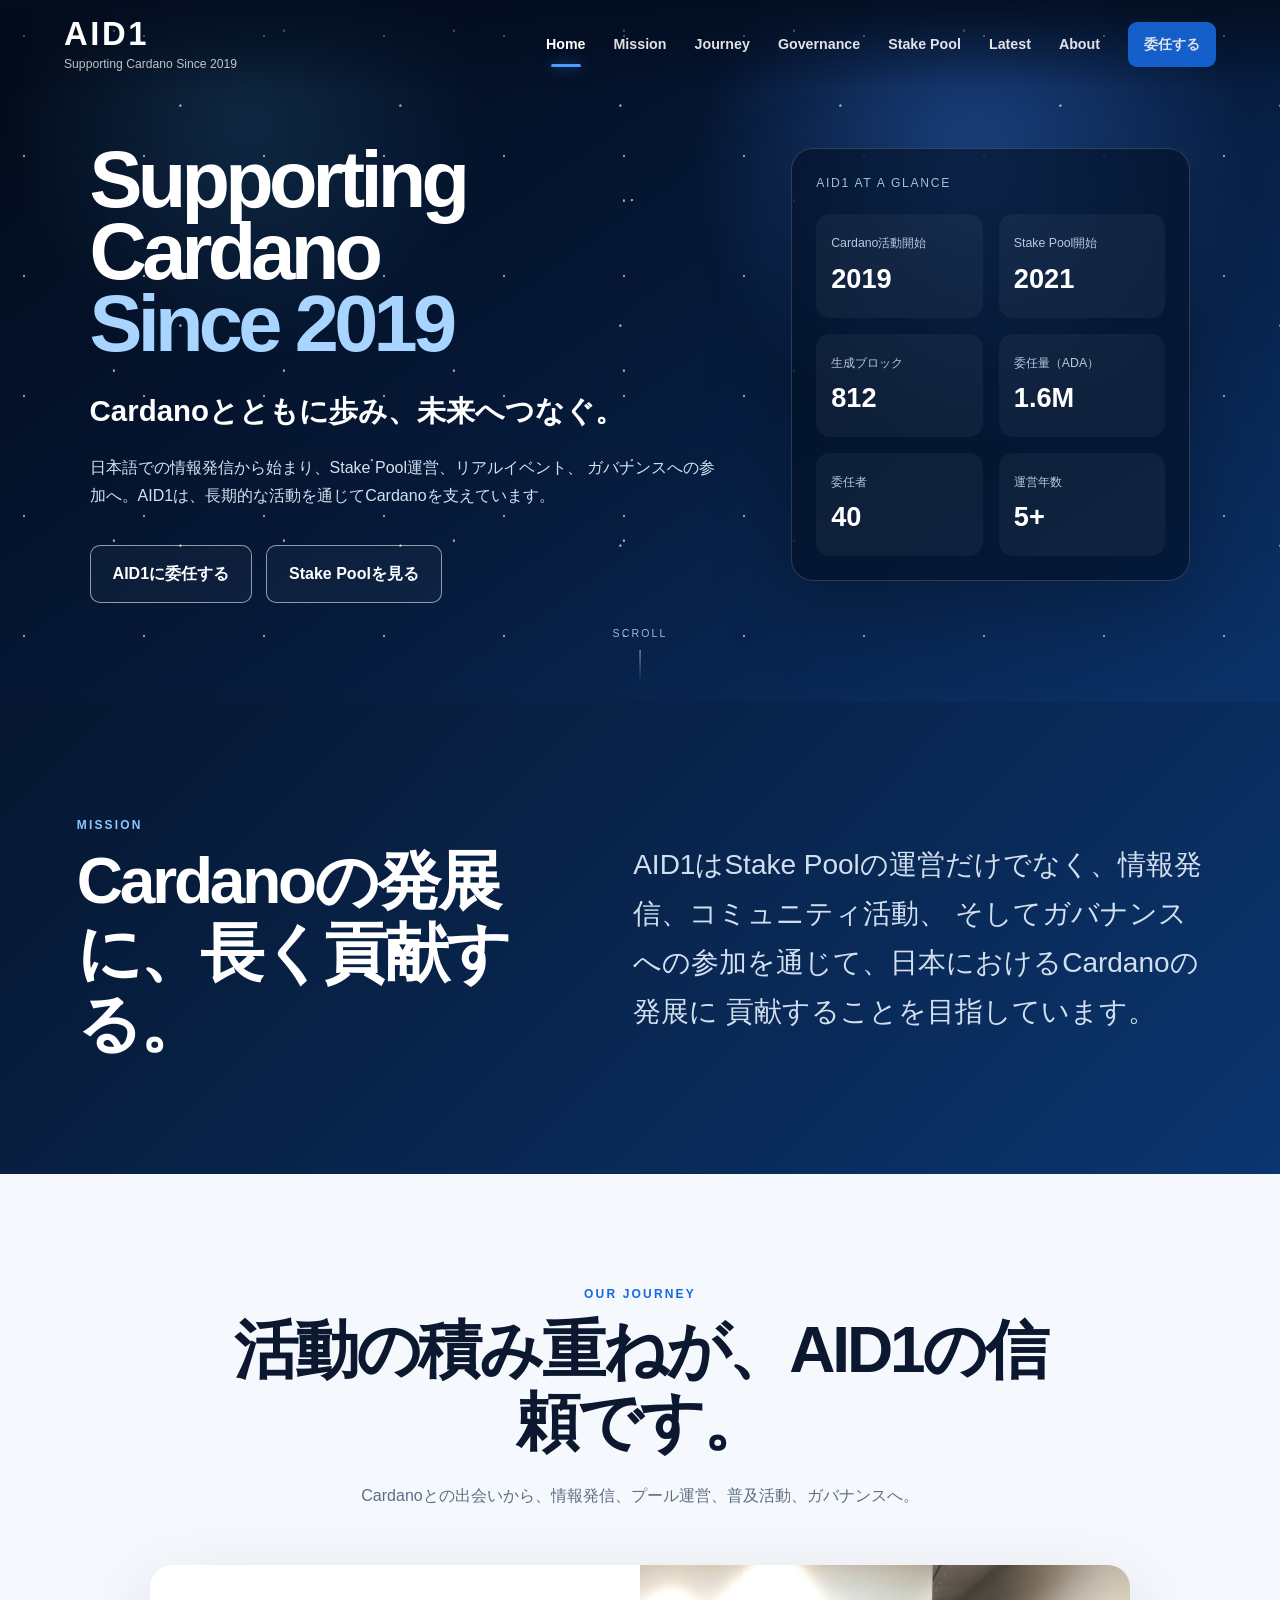
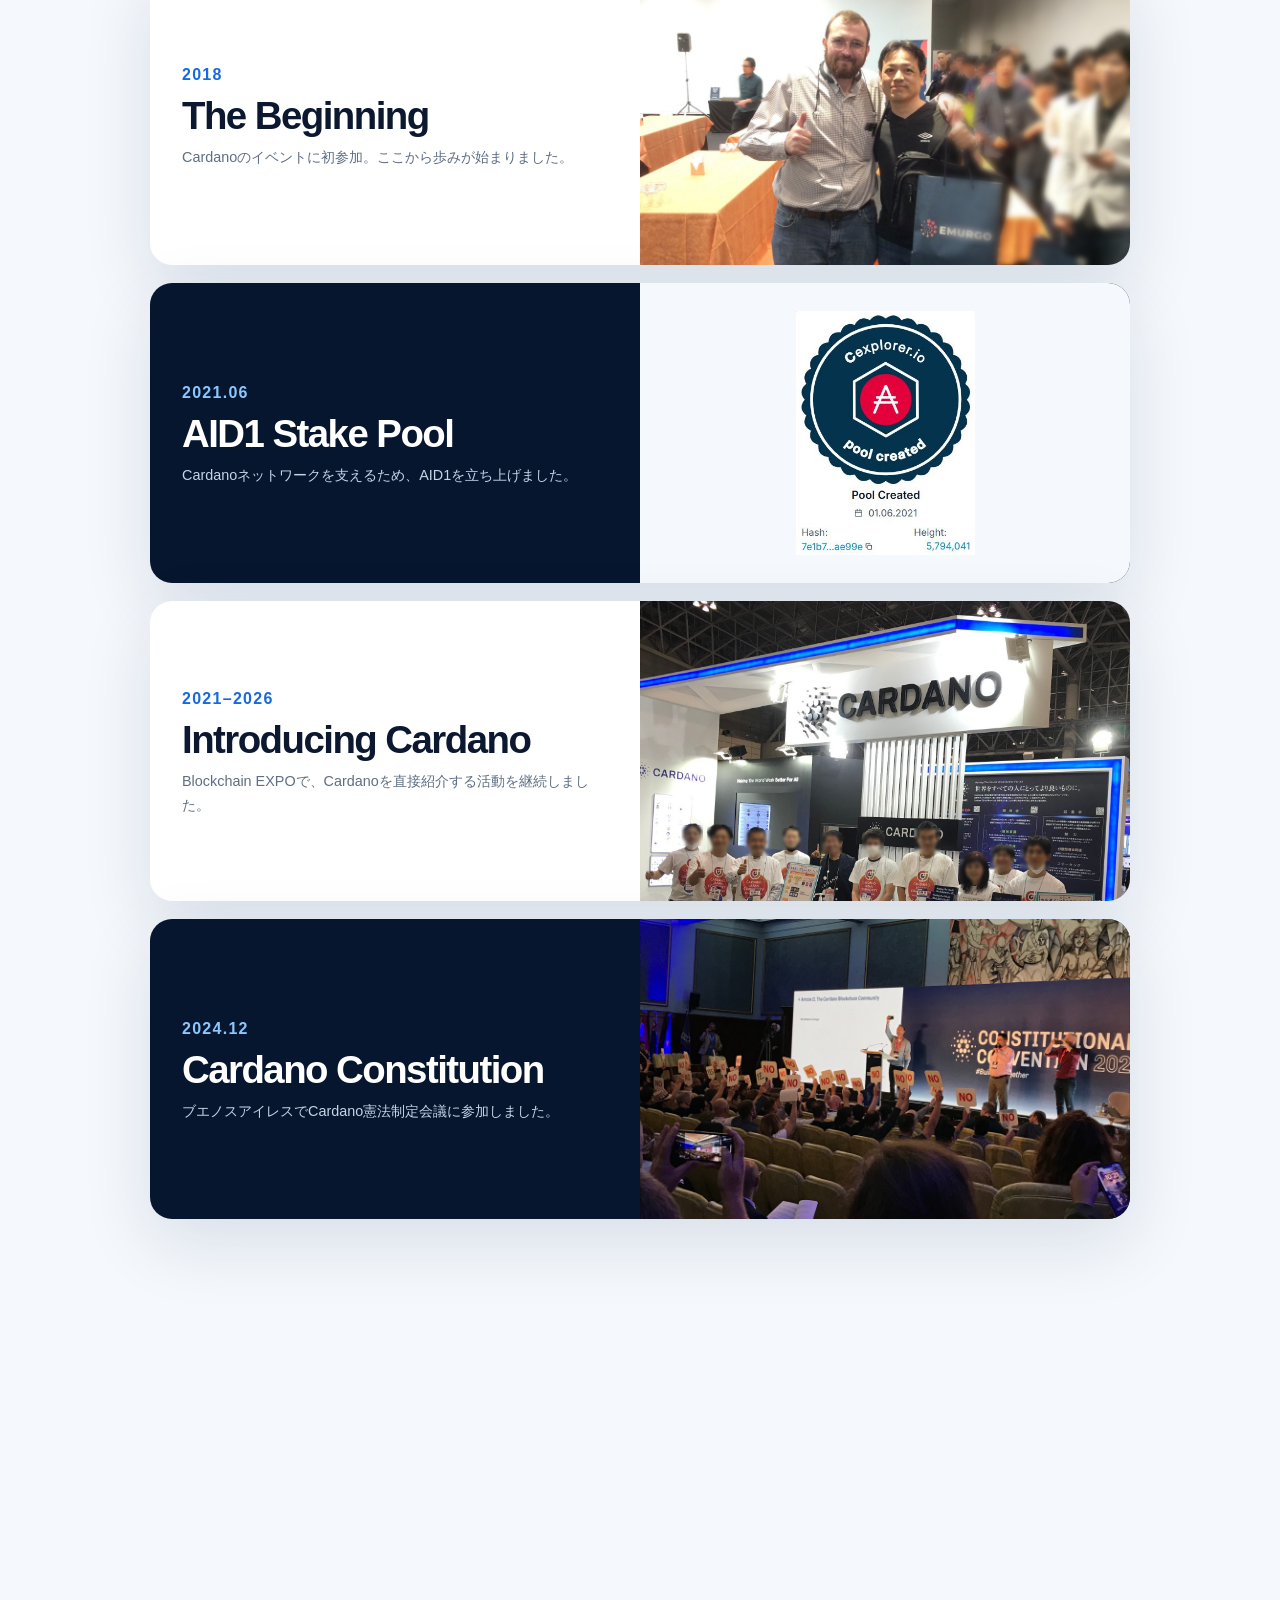
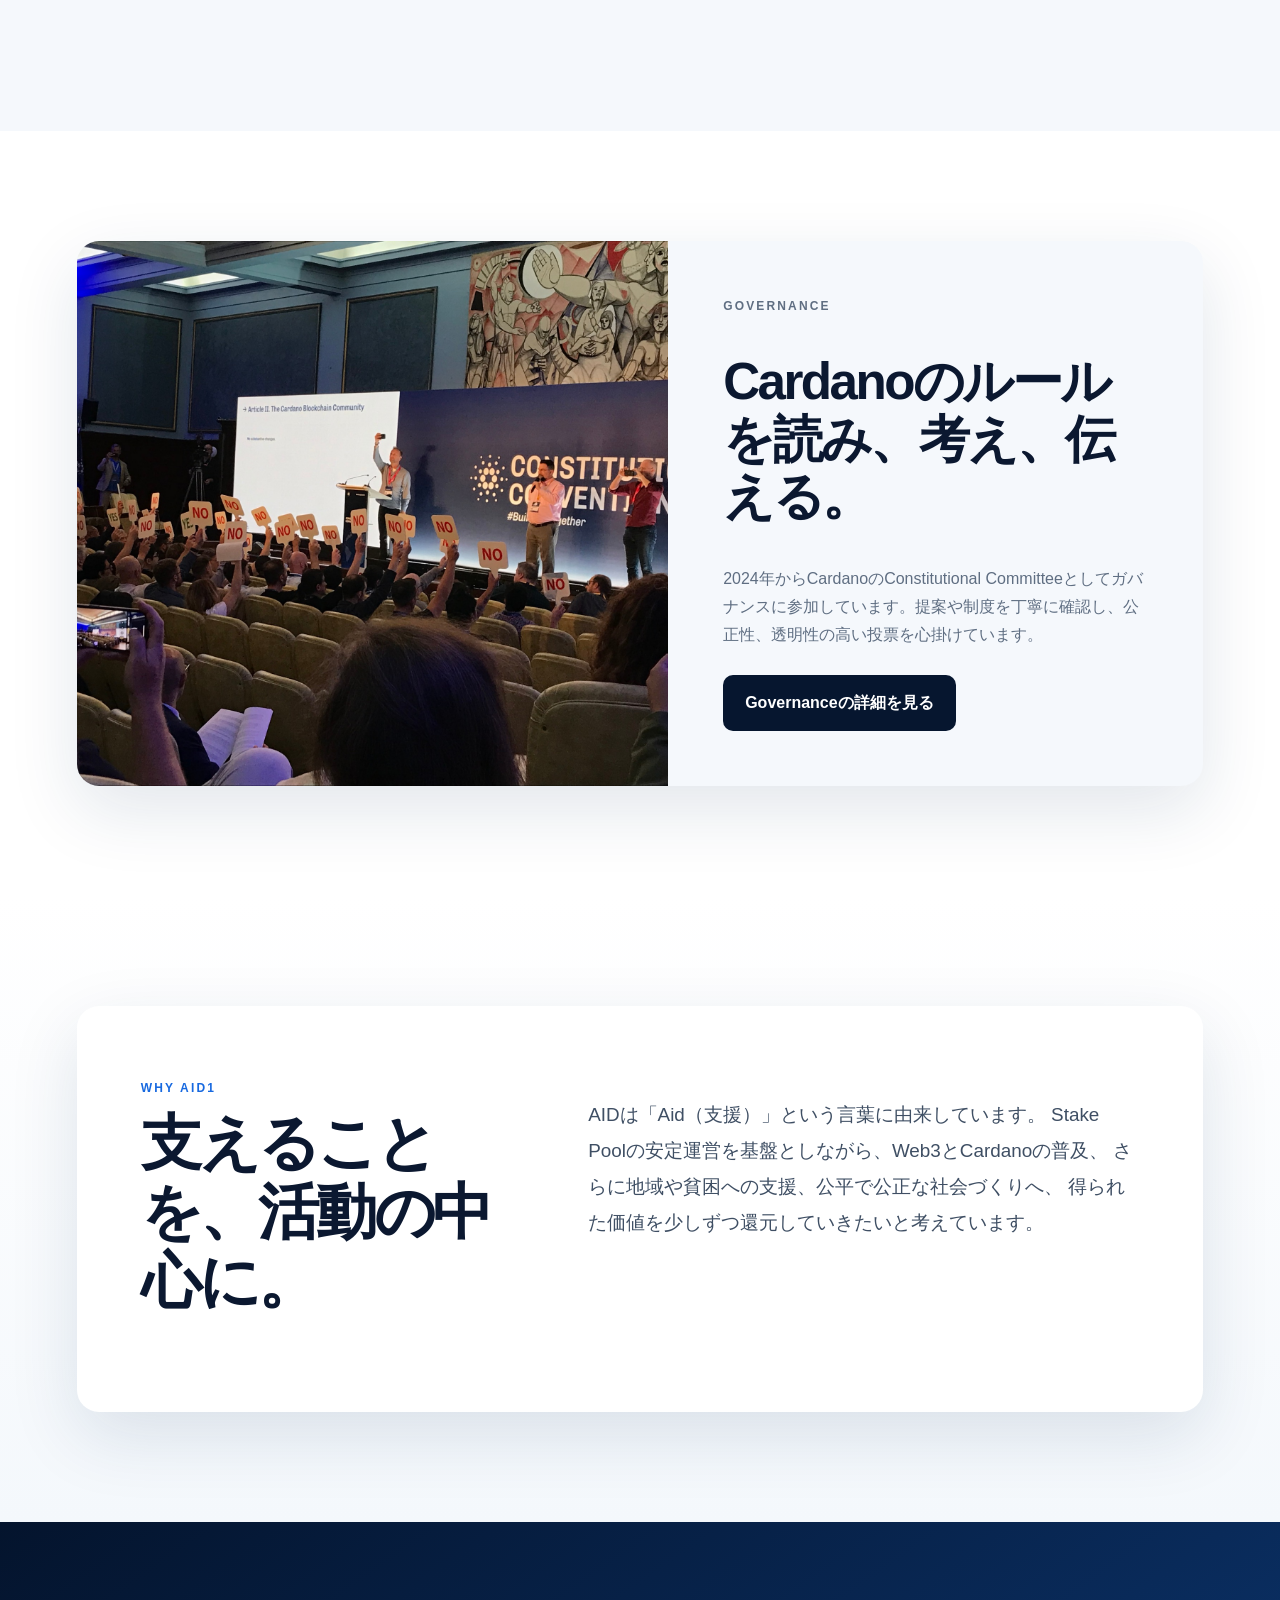
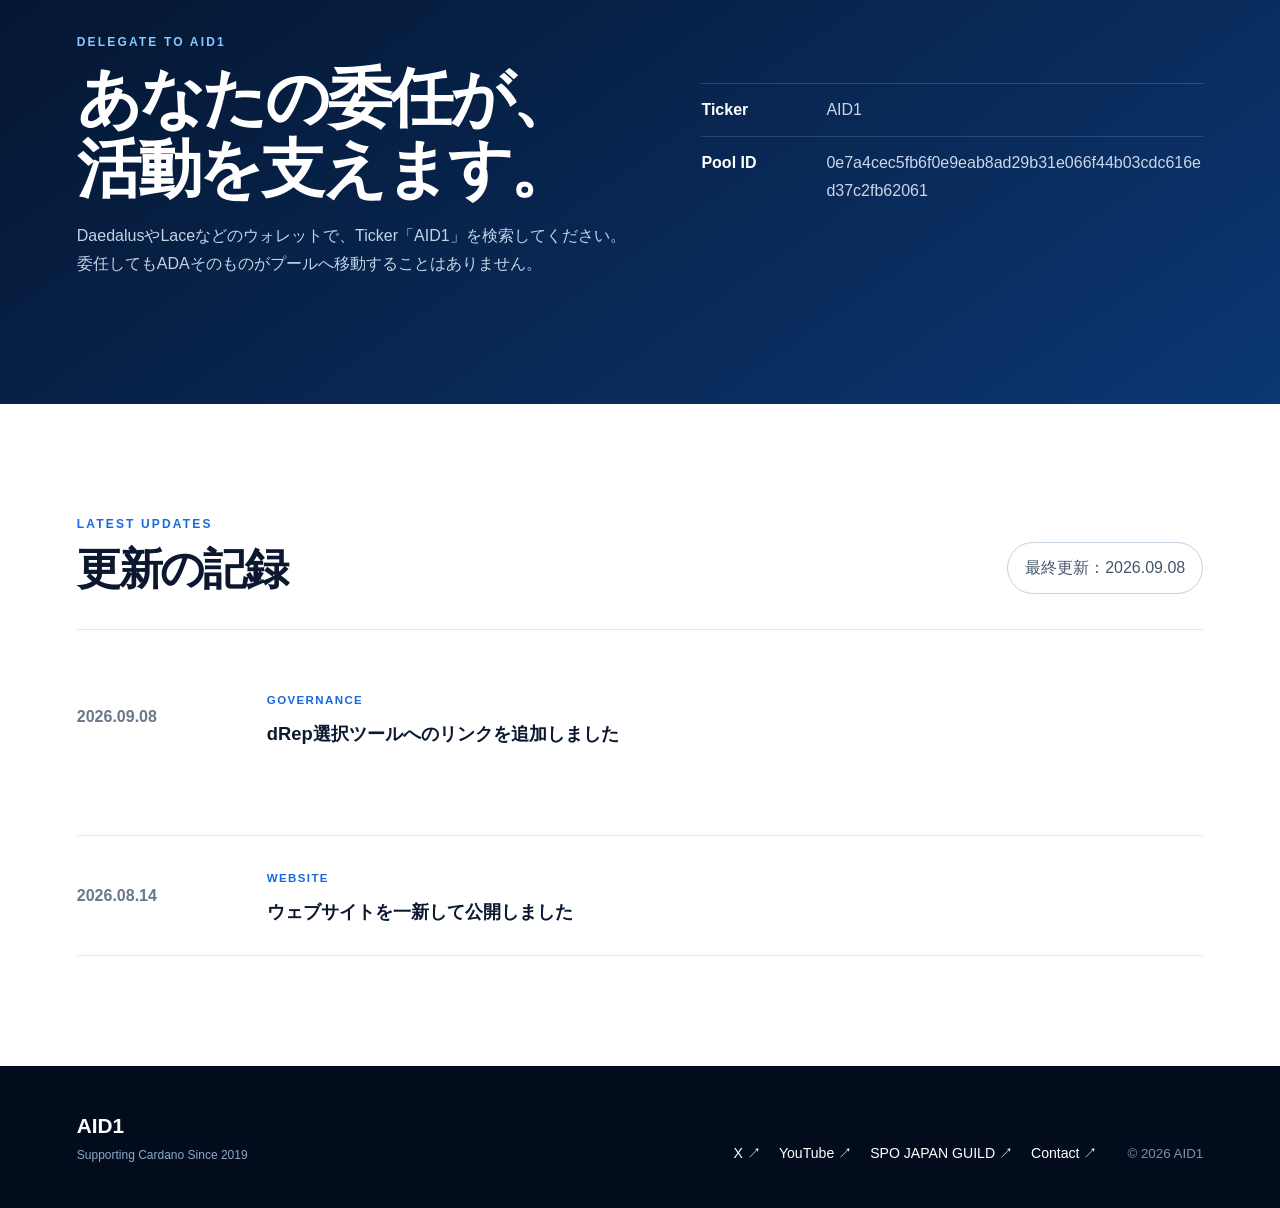
<file: index.html>
<!doctype html>
<html lang="ja">
<head>
  <meta charset="utf-8">
  <meta name="viewport" content="width=device-width, initial-scale=1">
  <title>AID1 – Supporting Cardano Since 2019</title>
  <meta name="description" content="AID1は、Stake Pool運営、情報発信、コミュニティ活動、ガバナンスへの参加を通じて、日本におけるCardanoの発展に貢献します。">
  <meta name="theme-color" content="#06162f">
  <meta property="og:title" content="AID1 – Supporting Cardano Since 2019">
  <meta property="og:description" content="Cardanoとともに歩み、未来へつなぐ。">
  <meta property="og:type" content="website">
  <link rel="stylesheet" href="styles.css">
  <script defer src="script.js"></script>
</head>
<body class="home-v11">
  <a class="skip-link" href="#main">本文へ移動</a>

  <header class="site-header" data-header>
    <a class="brand" href="#top" aria-label="AID1 ホーム">
      <span class="brand-name">AID1</span>
      <span class="brand-tagline">Supporting Cardano Since 2019</span>
    </a>

    <button class="menu-button" type="button" aria-label="メニューを開く"
            aria-expanded="false" aria-controls="global-nav" data-menu-button>
      <span></span><span></span><span></span>
    </button>

        <nav class="global-nav" id="global-nav" aria-label="メインナビゲーション" data-nav>
      <a href="index.html" aria-current="page">Home</a>
      <a href="index.html#mission">Mission</a>
      <a href="journey.html">Journey</a>
      <a href="governance.html">Governance</a>
      <a href="stake-pool.html">Stake Pool</a>
      <a href="index.html#latest">Latest</a>
      <a href="about.html">About</a>
      <a class="nav-button" href="index.html#delegate">委任する</a>
    </nav>
  </header>

  <main id="main">
    <section class="hero" id="top">
      <div class="hero-atmosphere" aria-hidden="true"></div>
<div class="hero-content">
        <h1>Supporting Cardano<br><span>Since 2019</span></h1>
        <p class="hero-jp">Cardanoとともに歩み、未来へつなぐ。</p>
        <p class="hero-summary">
          日本語での情報発信から始まり、Stake Pool運営、リアルイベント、
          ガバナンスへの参加へ。AID1は、長期的な活動を通じてCardanoを支えています。
        </p>
        <div class="hero-actions">
          <a class="button button-outline" href="#delegate">AID1に委任する</a>
          <a class="button button-outline" href="stake-pool.html">Stake Poolを見る</a>
        </div>
      </div>

      <aside class="hero-stats" aria-label="AID1の主な実績">
        <p class="stats-title">AID1 at a glance</p>
        <div class="stats-grid">
          <div><span>Cardano活動開始</span><strong>2019</strong></div>
          <div><span>Stake Pool開始</span><strong>2021</strong></div>
          <div><span>生成ブロック</span><strong id="home-metric-blocks">812</strong></div>
          <div><span>委任量（ADA）</span><strong id="home-metric-live-stake">1.6M</strong></div>
          <div><span>委任者</span><strong id="home-metric-delegators">40</strong></div>
          <div><span>運営年数</span><strong>5+</strong></div>
        </div>
      </aside>

      <a class="scroll-indicator" href="#story" aria-label="次のセクションへ">
        <span>Scroll</span><i></i>
      </a>
    </section>

<section class="section mission" id="mission">
      <div class="mission-grid">
        <div class="mission-heading reveal">
          <p class="overline">Mission</p>
          <h2>Cardanoの発展に、長く貢献する。</h2>
        </div>
        <div class="mission-copy reveal">
          <p>
            AID1はStake Poolの運営だけでなく、情報発信、コミュニティ活動、
            そしてガバナンスへの参加を通じて、日本におけるCardanoの発展に
            貢献することを目指しています。
          </p>
        </div>
      </div>
    </section>

<section class="section journey-preview" id="journey">
      <div class="section-heading reveal">
        <p class="overline overline-blue">Our journey</p>
        <h2>活動の積み重ねが、AID1の信頼です。</h2>
        <p>Cardanoとの出会いから、情報発信、プール運営、普及活動、ガバナンスへ。</p>
      </div>

      <div class="journey-scenes">
        <article class="scene scene-light journey-card journey-photo reveal">
          <div class="scene-image">
            <img src="assets/journey-2018-private.jpg" alt="2018年 Cardano 1周年イベント">
          </div>
          <div class="scene-copy">
            <p class="scene-year">2018</p>
            <h3>The Beginning</h3>
            <p>Cardanoのイベントに初参加。ここから歩みが始まりました。</p>
          </div>
        </article>

        <article class="scene scene-dark journey-card journey-badge reveal">
          <div class="scene-image">
            <img src="assets/pool-created-2021.jpg" alt="2021年 AID1 Stake Pool作成">
          </div>
          <div class="scene-copy">
            <p class="scene-year">2021.06</p>
            <h3>AID1 Stake Pool</h3>
            <p>Cardanoネットワークを支えるため、AID1を立ち上げました。</p>
          </div>
        </article>

        <article class="scene scene-light journey-card journey-photo reveal">
          <div class="scene-image scene-image-wide">
            <img src="assets/expo-2021-booth-faces-softblur.jpeg" alt="2021年 Blockchain EXPOのCardanoブース">
          </div>
          <div class="scene-copy">
            <p class="scene-year">2021–2026</p>
            <h3>Introducing Cardano</h3>
            <p>Blockchain EXPOで、Cardanoを直接紹介する活動を継続しました。</p>
          </div>
        </article>

        <article class="scene scene-dark journey-card journey-photo reveal">
          <div class="scene-image scene-image-wide">
            <img src="assets/constitution-vote-2024-original.jpeg" alt="2024年 Cardano憲法制定会議">
          </div>
          <div class="scene-copy">
            <p class="scene-year">2024.12</p>
            <h3>Cardano Constitution</h3>
            <p>ブエノスアイレスでCardano憲法制定会議に参加しました。</p>
          </div>
        </article>

        <article class="scene scene-light journey-card journey-badge reveal">
          <div class="scene-image">
            <img src="assets/pool-5years-2026.jpg" alt="AID1 Stake Pool 5周年">
          </div>
          <div class="scene-copy">
            <p class="scene-year">2026.06</p>
            <h3>Five Years Operating</h3>
            <p>AID1は5周年を迎えました。これからも活動を続けます。</p>
          </div>
        </article>
      </div>
    
      <div class="journey-more reveal">
        <a class="button button-dark" href="journey.html">JOURNEYの詳細を見る</a>
      </div>
</section>

    

    

    

    


    <section class="section governance-teaser" id="governance">
      <div class="governance-teaser-grid reveal">
        <div class="governance-teaser-image">
          <img src="assets/constitution-vote-2024-original.jpeg" alt="2024年 Cardano憲法制定会議の会場">
        </div>
        <div class="governance-teaser-copy">
          <p class="overline overline-blue">Governance</p>
          <h2>Cardanoのルールを読み、考え、伝える。</h2>
          <p>
            2024年からCardanoのConstitutional Committeeとしてガバナンスに参加しています。提案や制度を丁寧に確認し、公正性、透明性の高い投票を心掛けています。
          </p>
          <a class="button button-dark" href="governance.html">Governanceの詳細を見る</a>
        </div>
      </div>
    </section>

<section class="section why-aid1" id="why">
      <div class="why-card reveal">
        <div>
          <p class="overline overline-blue">Why AID1</p>
          <h2>支えることを、活動の中心に。</h2>
        </div>
        <div>
          <p>
            AIDは「Aid（支援）」という言葉に由来しています。
            Stake Poolの安定運営を基盤としながら、Web3とCardanoの普及、
            さらに地域や貧困への支援、公平で公正な社会づくりへ、
            得られた価値を少しずつ還元していきたいと考えています。
          </p>
        </div>
      </div>
    </section>

    

    

    
  

<section class="section delegate" id="delegate">
      <div class="delegate-inner reveal">
        <div>
          <p class="overline">Delegate to AID1</p>
          <h2>あなたの委任が、活動を支えます。</h2>
          <p>
            DaedalusやLaceなどのウォレットで、Ticker「AID1」を検索してください。
            委任してもADAそのものがプールへ移動することはありません。
          </p>
        </div>

        <div class="delegate-details">
          <dl>
            <div><dt>Ticker</dt><dd>AID1</dd></div>
            <div>
              <dt>Pool ID</dt>
              <dd>0e7a4cec5fb6f0e9eab8ad29b31e066f44b03cdc616ed37c2fb62061</dd>
            </div>
          </dl>
        </div>
      </div>
    </section>

<section class="section latest" id="latest">
      <div class="latest-header reveal">
        <div>
          <p class="overline overline-blue">Latest updates</p>
          <h2>更新の記録</h2>
        </div>
        <button class="history-button" type="button" data-history-open>
          最終更新：2026.09.08
        </button>
      </div>

      <div class="update-list">
　　　　<article class="update-item reveal">
         <time datetime="2026-09-08">2026.09.08</time>
         <div><span>Governance</span><h3>dRep選択ツールへのリンクを追加しました</h3></div>
 　　   </article>
        
        <article class="update-item reveal">
          <time datetime="2026-08-14">2026.08.14</time>
          <div><span>Website</span><h3>ウェブサイトを一新して公開しました</h3></div>
        </article>
      </div>
    </section>
</main>

  <footer class="footer">
    <div class="footer-brand">
      <strong>AID1</strong>
      <span>Supporting Cardano Since 2019</span>
    </div>
    <div class="footer-links">
      <a href="https://x.com/shuwaku2" target="_blank" rel="noopener">X ↗</a>
      <a href="https://www.youtube.com/channel/UC-I6QtYNZDnPlsbpNulwnJg" target="_blank" rel="noopener">YouTube ↗</a>
      <a href="https://spojapanguild.net/" target="_blank" rel="noopener">SPO JAPAN GUILD ↗</a>
      <a href="https://docs.google.com/forms/d/e/1FAIpQLSclyWUXhtwRU5c9HEgigheav-uTmhNKpQemnAk3iI0UZRN9fw/viewform?usp=header" target="_blank" rel="noopener">Contact ↗</a>
    </div>
    <small>© 2026 AID1</small>
  </footer>

  <dialog class="history-dialog" data-history-dialog>
    <div class="dialog-header">
      <div>
        <p class="overline overline-blue">Update history</p>
        <h2>更新履歴</h2>
      </div>
      <button type="button" class="dialog-close" aria-label="閉じる" data-history-close>×</button>
    </div>
    <ol>
      <li><time>2026.09.08</time><span>dRep選択ツールへのリンクを追加</span></li>
      <li><time>2026.08.14</time><span>ウェブサイトを一新して公開しました</span></li>
      <li><time>2026.08.03</time><span>サイト構成と写真管理方針を確定</span></li>
      <li><time>2026.08.01</time><span>AID1 Website Projectを開始</span></li>
    </ol>
  </dialog>
<script>
(function(){
  const setText = (id, value) => {
    const el = document.getElementById(id);
    if (el && value !== undefined && value !== null && value !== "") {
      el.textContent = value;
    }
  };

  const lovelaceToAdaShort = value => {
    const n = Number(value) / 1000000;
    if (!Number.isFinite(n)) return null;
    if (n >= 1000000) {
      return (n / 1000000).toFixed(2).replace(/\.?0+$/,"") + "M";
    }
    if (n >= 1000) {
      return (n / 1000).toFixed(1).replace(/\.0$/,"") + "K";
    }
    return Math.round(n).toLocaleString("ja-JP");
  };

  async function loadHomePoolData(){
    try{
      const response = await fetch("pool-data.json?ts=" + Date.now(), {cache:"no-store"});
      if (!response.ok) throw new Error("HTTP " + response.status);

      const d = await response.json();

      setText("home-metric-blocks", d.block_count);
      if (d.live_stake != null) {
        setText("home-metric-live-stake", lovelaceToAdaShort(d.live_stake));
      }
      if (d.live_delegators != null) {
        setText("home-metric-delegators", d.live_delegators);
      }
    } catch (e) {
      // Keep the static fallback values already written in index.html.
    }
  }

  loadHomePoolData();
})();
</script>
</body>
</html>
</file>
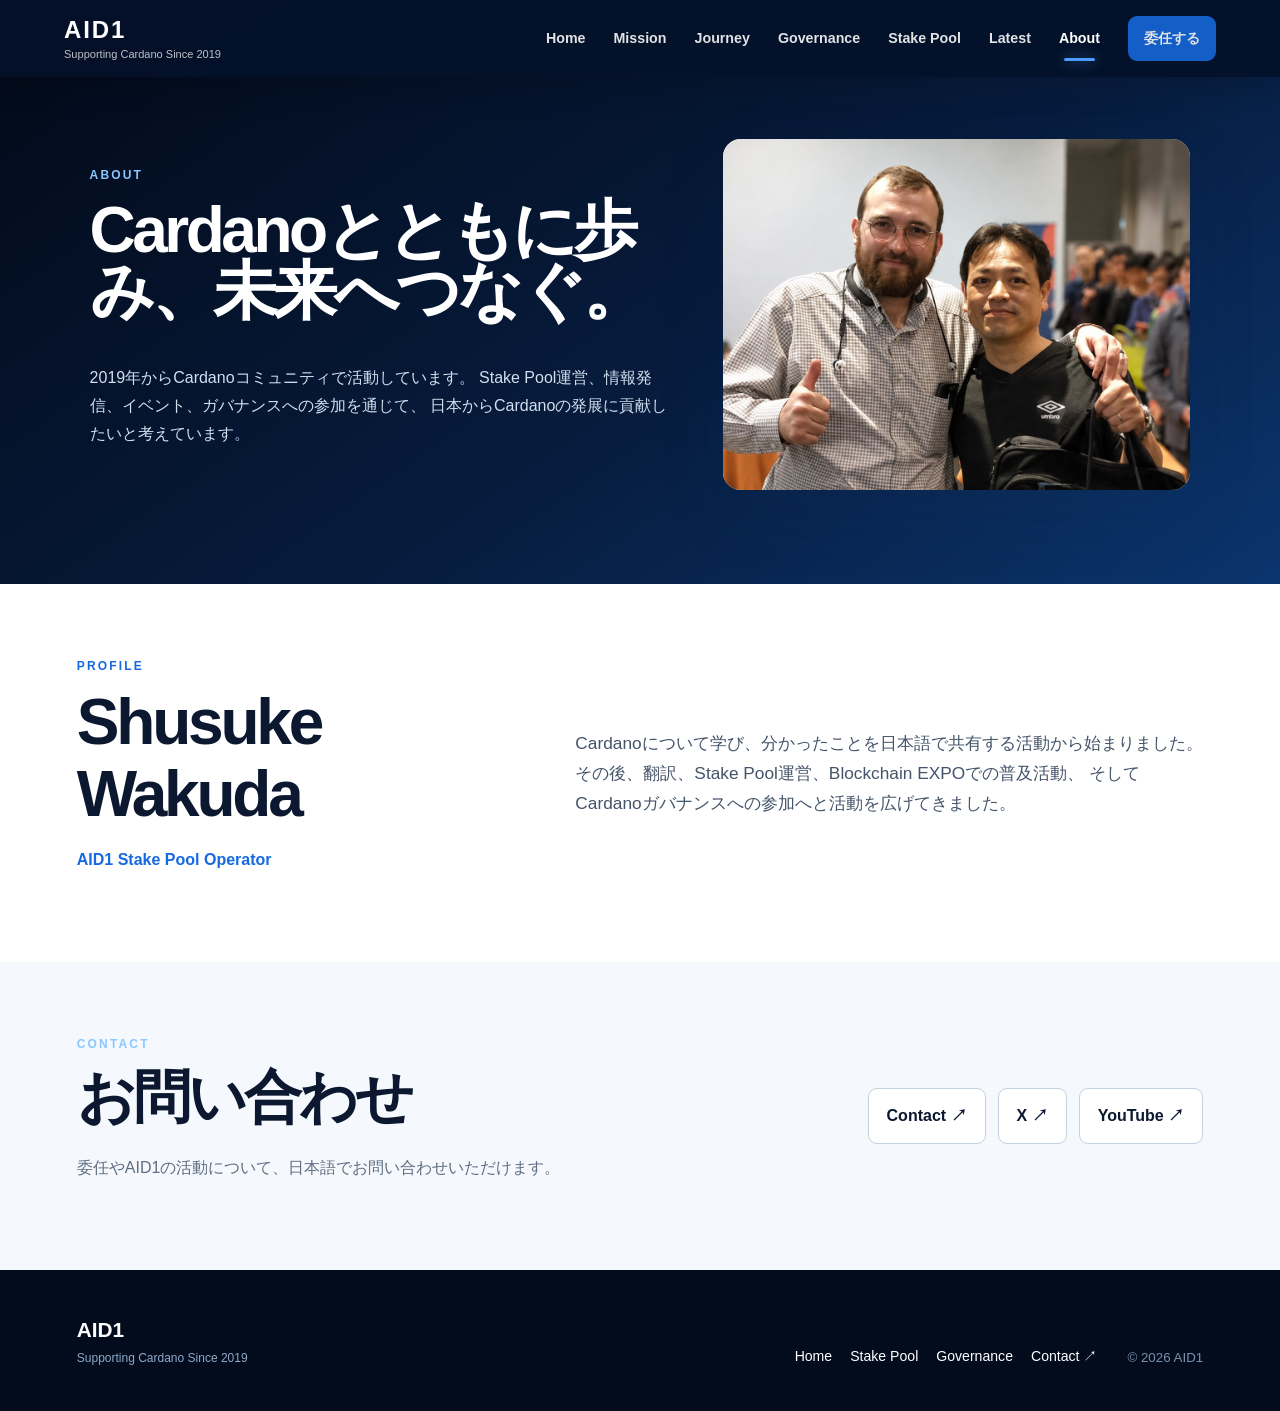
<file: about.html>
<!doctype html>
<html lang="ja">
<head>
  <meta charset="utf-8">
  <meta name="viewport" content="width=device-width, initial-scale=1">
  <title>About | AID1</title>
  <meta name="description" content="AID1運営者のCardanoでの活動、考え方、これまでの歩みを紹介します。">
  <meta name="theme-color" content="#06162f">
  <link rel="stylesheet" href="styles.css">
  <script defer src="script.js"></script>
</head>
<body class="about-page">
  <a class="skip-link" href="#main">本文へ移動</a>

  <header class="site-header scrolled">
    <a class="brand" href="index.html" aria-label="AID1 ホーム">
      <span class="brand-name">AID1</span>
      <span class="brand-tagline">Supporting Cardano Since 2019</span>
    </a>

    <button class="menu-button" type="button" aria-label="メニューを開く"
            aria-expanded="false" aria-controls="global-nav" data-menu-button>
      <span></span><span></span><span></span>
    </button>

        <nav class="global-nav" id="global-nav" aria-label="メインナビゲーション" data-nav>
      <a href="index.html">Home</a>
      <a href="index.html#mission">Mission</a>
      <a href="journey.html">Journey</a>
      <a href="governance.html">Governance</a>
      <a href="stake-pool.html">Stake Pool</a>
      <a href="index.html#latest">Latest</a>
      <a href="about.html" aria-current="page">About</a>
      <a class="nav-button" href="index.html#delegate">委任する</a>
    </nav>
  </header>

  <main id="main" class="about-compact-main">
<section class="about-hero">
      <div class="about-hero-copy">
        <p class="overline">About</p>
        <h1>Cardanoとともに歩み、未来へつなぐ。</h1>
        <p class="about-intro">
          2019年からCardanoコミュニティで活動しています。
          Stake Pool運営、情報発信、イベント、ガバナンスへの参加を通じて、
          日本からCardanoの発展に貢献したいと考えています。
        </p>
      </div>

      <figure class="about-hero-photo">
        <img src="assets/about-profile-approved.jpg" alt="AID1運営者のプロフィール写真">
      </figure>
    </section>

<section class="section about-profile">
      <div class="about-profile-grid">
        <div class="about-profile-heading reveal">
          <p class="overline overline-blue">Profile</p>
          <h2>Shusuke Wakuda</h2>
          <p class="profile-role">AID1 Stake Pool Operator</p>
        </div>
        <div class="about-profile-copy reveal">
          <p>
            Cardanoについて学び、分かったことを日本語で共有する活動から始まりました。
            その後、翻訳、Stake Pool運営、Blockchain EXPOでの普及活動、
            そしてCardanoガバナンスへの参加へと活動を広げてきました。
          </p>
        </div>
      </div>
    </section>

<section class="section about-contact">
      <div class="about-contact-inner">
        <div>
          <p class="overline">Contact</p>
          <h2>お問い合わせ</h2>
          <p>委任やAID1の活動について、日本語でお問い合わせいただけます。</p>
        </div>
        <div class="about-contact-links">
          <a href="https://docs.google.com/forms/d/e/1FAIpQLSclyWUXhtwRU5c9HEgigheav-uTmhNKpQemnAk3iI0UZRN9fw/viewform?usp=header" target="_blank" rel="noopener">Contact ↗</a>
          <a href="https://x.com/shuwaku2" target="_blank" rel="noopener">X ↗</a>
          <a href="https://www.youtube.com/channel/UC-I6QtYNZDnPlsbpNulwnJg"
             target="_blank" rel="noopener">YouTube ↗</a>
        </div>
      </div>
    </section>
  </main>

  <footer class="footer">
    <div class="footer-brand">
      <strong>AID1</strong>
      <span>Supporting Cardano Since 2019</span>
    </div>
    <div class="footer-links">
      <a href="index.html">Home</a>
      <a href="stake-pool.html">Stake Pool</a>
      <a href="governance.html">Governance</a>
      <a href="https://docs.google.com/forms/d/e/1FAIpQLSclyWUXhtwRU5c9HEgigheav-uTmhNKpQemnAk3iI0UZRN9fw/viewform?usp=header" target="_blank" rel="noopener">Contact ↗</a>
    </div>
    <small>© 2026 AID1</small>
  </footer>
</body>
</html>
</file>
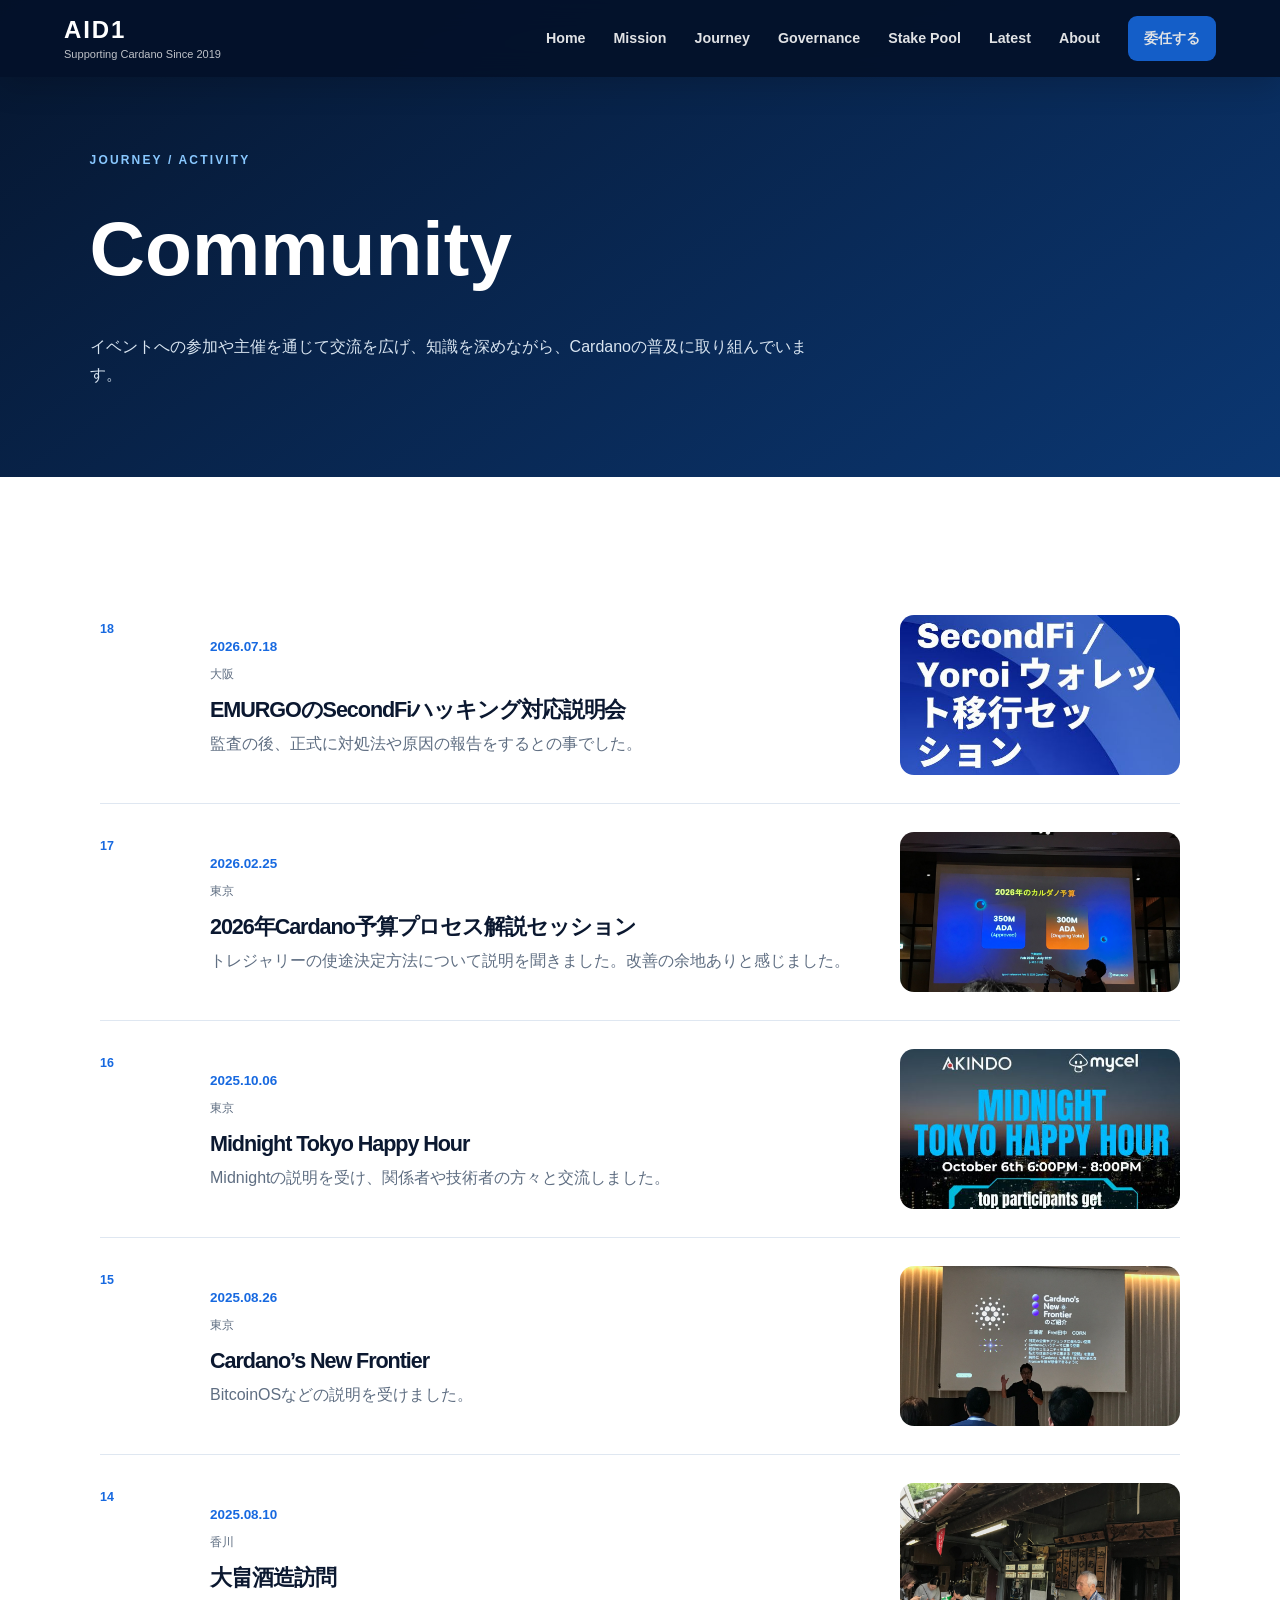
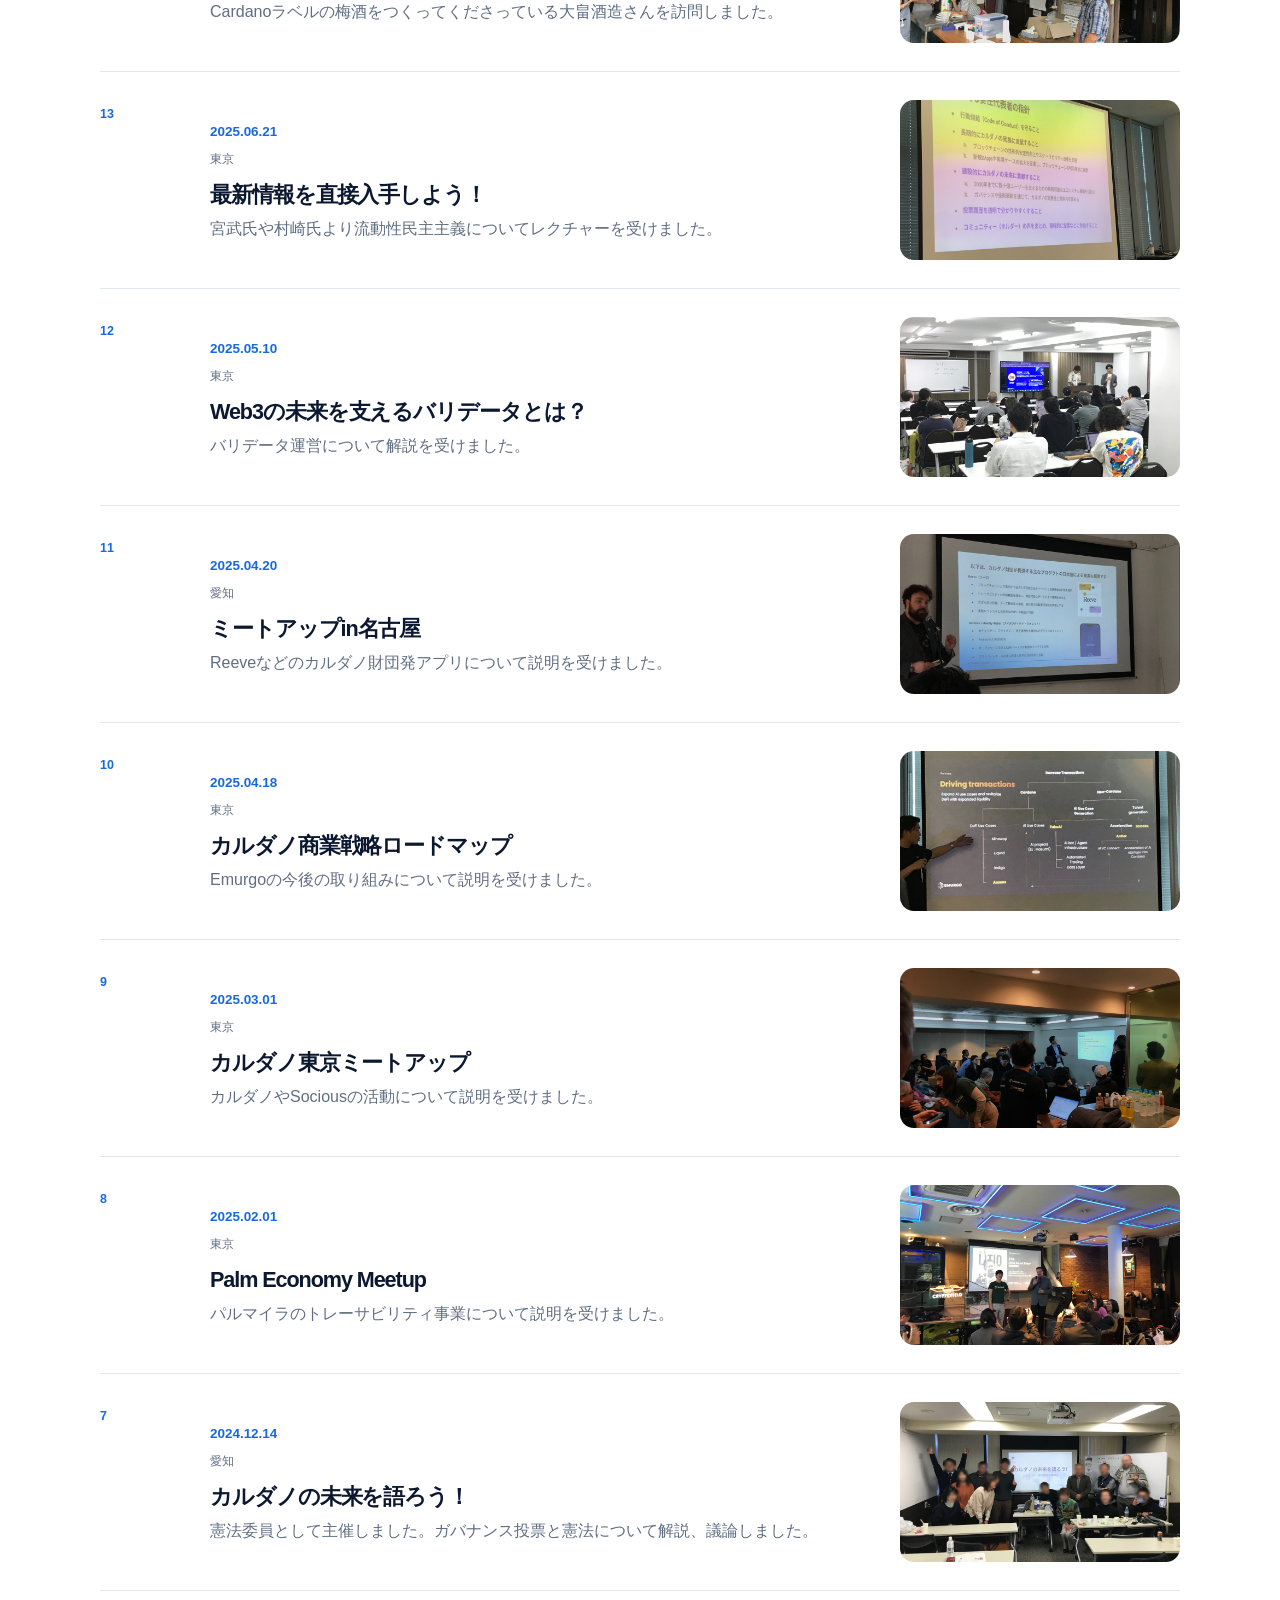
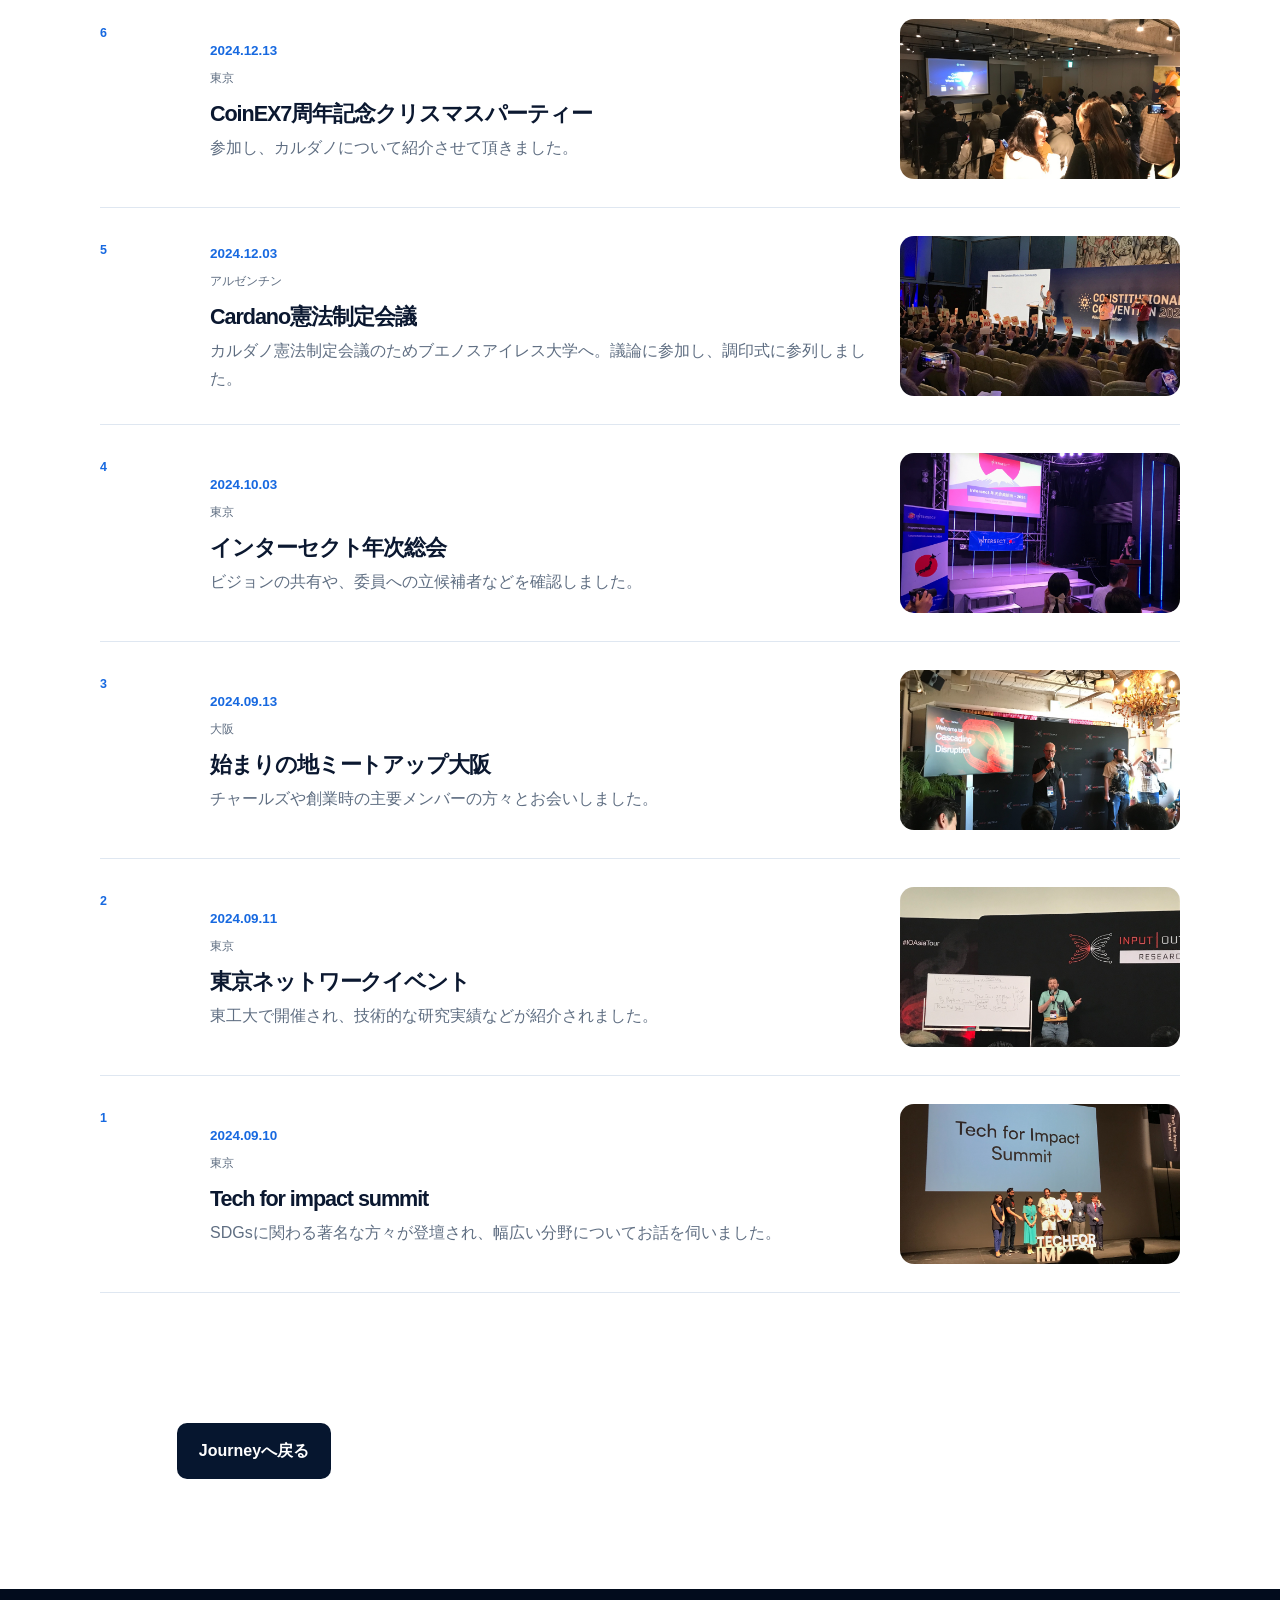
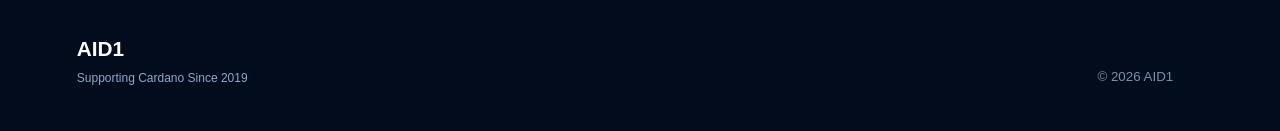
<file: community.html>
<!doctype html>
<html lang="ja">
<head>
  <meta charset="utf-8">
  <meta name="viewport" content="width=device-width,initial-scale=1">
  <title>Community | AID1</title>
  <meta name="theme-color" content="#06162f">
  <link rel="stylesheet" href="styles.css">
  <script defer src="script.js"></script>
</head>
<body class="record-page">
<header class="site-header scrolled">
  <a class="brand" href="index.html" aria-label="AID1 ホーム">
    <span class="brand-name">AID1</span>
    <span class="brand-tagline">Supporting Cardano Since 2019</span>
  </a>
  <button class="menu-button" type="button" aria-label="メニューを開く" aria-expanded="false" aria-controls="global-nav" data-menu-button>
    <span></span><span></span><span></span>
  </button>
  <nav class="global-nav" id="global-nav" aria-label="メインナビゲーション" data-nav>
    <a href="index.html">Home</a>
    <a href="index.html#mission">Mission</a>
    <a href="journey.html">Journey</a>
    <a href="governance.html">Governance</a>
    <a href="stake-pool.html">Stake Pool</a>
    <a href="index.html#latest">Latest</a>
    <a href="about.html">About</a>
    <a class="nav-button" href="index.html#delegate">委任する</a>
  </nav>
</header>
<main id="main">
  <section class="record-hero">
    <p class="overline">Journey / Activity</p>
    <h1>Community</h1>
    <p>イベントへの参加や主催を通じて交流を広げ、知識を深めながら、Cardanoの普及に取り組んでいます。</p>
  </section>

  <section class="section record-list">

        <article class="record-row">
          <div class="record-number">18</div>
          <div class="record-copy">
            <time>2026.07.18</time>
            <p class="record-place">大阪</p>
            <h2>EMURGOのSecondFiハッキング対応説明会</h2>
            <p>監査の後、正式に対処法や原因の報告をするとの事でした。</p>
          </div>
          <div class="record-photo"><img src="assets/community/community-2026-realfi.jpg" alt="EMURGOのRealFiハッキング対応説明会"></div>
        </article>

        <article class="record-row">
          <div class="record-number">17</div>
          <div class="record-copy">
            <time>2026.02.25</time>
            <p class="record-place">東京</p>
            <h2>2026年Cardano予算プロセス解説セッション</h2>
            <p>トレジャリーの使途決定方法について説明を聞きました。改善の余地ありと感じました。</p>
          </div>
          <div class="record-photo"><img src="assets/community/community-2026-budget.jpeg" alt="2026年Cardano予算プロセス解説セッション"></div>
        </article>

        <article class="record-row">
          <div class="record-number">16</div>
          <div class="record-copy">
            <time>2025.10.06</time>
            <p class="record-place">東京</p>
            <h2>Midnight Tokyo Happy Hour</h2>
            <p>Midnightの説明を受け、関係者や技術者の方々と交流しました。</p>
          </div>
          <div class="record-photo"><img src="assets/community/community-2025-midnight.jpg" alt="Midnight Tokyo Happy Hour"></div>
        </article>

        <article class="record-row">
          <div class="record-number">15</div>
          <div class="record-copy">
            <time>2025.08.26</time>
            <p class="record-place">東京</p>
            <h2>Cardano’s New Frontier</h2>
            <p>BitcoinOSなどの説明を受けました。</p>
          </div>
          <div class="record-photo"><img src="assets/community/community-2025-new-frontier.jpeg" alt="Cardano’s New Frontier"></div>
        </article>

        <article class="record-row">
          <div class="record-number">14</div>
          <div class="record-copy">
            <time>2025.08.10</time>
            <p class="record-place">香川</p>
            <h2>大畠酒造訪問</h2>
            <p>Cardanoラベルの梅酒をつくってくださっている大畠酒造さんを訪問しました。</p>
          </div>
          <div class="record-photo"><img src="assets/community/community-2025-ohata.jpeg" alt="大畠酒造訪問"></div>
        </article>

        <article class="record-row">
          <div class="record-number">13</div>
          <div class="record-copy">
            <time>2025.06.21</time>
            <p class="record-place">東京</p>
            <h2>最新情報を直接入手しよう！</h2>
            <p>宮武氏や村崎氏より流動性民主主義についてレクチャーを受けました。</p>
          </div>
          <div class="record-photo"><img src="assets/community/community-2025-latest-info.jpeg" alt="最新情報を直接入手しよう！"></div>
        </article>

        <article class="record-row">
          <div class="record-number">12</div>
          <div class="record-copy">
            <time>2025.05.10</time>
            <p class="record-place">東京</p>
            <h2>Web3の未来を支えるバリデータとは？</h2>
            <p>バリデータ運営について解説を受けました。</p>
          </div>
          <div class="record-photo"><img src="assets/community/community-2025-validator.jpeg" alt="Web3の未来を支えるバリデータとは？"></div>
        </article>

        <article class="record-row">
          <div class="record-number">11</div>
          <div class="record-copy">
            <time>2025.04.20</time>
            <p class="record-place">愛知</p>
            <h2>ミートアップin名古屋</h2>
            <p>Reeveなどのカルダノ財団発アプリについて説明を受けました。</p>
          </div>
          <div class="record-photo"><img src="assets/community/community-2025-nagoya.jpg" alt="ミートアップin名古屋"></div>
        </article>

        <article class="record-row">
          <div class="record-number">10</div>
          <div class="record-copy">
            <time>2025.04.18</time>
            <p class="record-place">東京</p>
            <h2>カルダノ商業戦略ロードマップ</h2>
            <p>Emurgoの今後の取り組みについて説明を受けました。</p>
          </div>
          <div class="record-photo"><img src="assets/community/community-2025-roadmap.jpeg" alt="カルダノ商業戦略ロードマップ"></div>
        </article>

        <article class="record-row">
          <div class="record-number">9</div>
          <div class="record-copy">
            <time>2025.03.01</time>
            <p class="record-place">東京</p>
            <h2>カルダノ東京ミートアップ</h2>
            <p>カルダノやSociousの活動について説明を受けました。</p>
          </div>
          <div class="record-photo"><img src="assets/community/community-2025-tokyo-meetup.jpeg" alt="カルダノ東京ミートアップ"></div>
        </article>

        <article class="record-row">
          <div class="record-number">8</div>
          <div class="record-copy">
            <time>2025.02.01</time>
            <p class="record-place">東京</p>
            <h2>Palm Economy Meetup</h2>
            <p>パルマイラのトレーサビリティ事業について説明を受けました。</p>
          </div>
          <div class="record-photo"><img src="assets/community/community-2025-palm.jpeg" alt="Palm Economy Meetup"></div>
        </article>

        <article class="record-row">
          <div class="record-number">7</div>
          <div class="record-copy">
            <time>2024.12.14</time>
            <p class="record-place">愛知</p>
            <h2>カルダノの未来を語ろう！</h2>
            <p>憲法委員として主催しました。ガバナンス投票と憲法について解説、議論しました。</p>
          </div>
          <div class="record-photo"><img src="assets/community/community-2024-future.jpeg" alt="カルダノの未来を語ろう！"></div>
        </article>

        <article class="record-row">
          <div class="record-number">6</div>
          <div class="record-copy">
            <time>2024.12.13</time>
            <p class="record-place">東京</p>
            <h2>CoinEX7周年記念クリスマスパーティー</h2>
            <p>参加し、カルダノについて紹介させて頂きました。</p>
          </div>
          <div class="record-photo"><img src="assets/community/community-2024-coinex.jpeg" alt="CoinEX7周年記念クリスマスパーティー"></div>
        </article>

        <article class="record-row">
          <div class="record-number">5</div>
          <div class="record-copy">
            <time>2024.12.03</time>
            <p class="record-place">アルゼンチン</p>
            <h2>Cardano憲法制定会議</h2>
            <p>カルダノ憲法制定会議のためブエノスアイレス大学へ。議論に参加し、調印式に参列しました。</p>
          </div>
          <div class="record-photo"><img src="assets/constitution-vote-2024-original.jpeg" alt="Cardano憲法制定会議"></div>
        </article>

        <article class="record-row">
          <div class="record-number">4</div>
          <div class="record-copy">
            <time>2024.10.03</time>
            <p class="record-place">東京</p>
            <h2>インターセクト年次総会</h2>
            <p>ビジョンの共有や、委員への立候補者などを確認しました。</p>
          </div>
          <div class="record-photo"><img src="assets/community/community-2024-intersect.jpeg" alt="インターセクト年次総会"></div>
        </article>

        <article class="record-row">
          <div class="record-number">3</div>
          <div class="record-copy">
            <time>2024.09.13</time>
            <p class="record-place">大阪</p>
            <h2>始まりの地ミートアップ大阪</h2>
            <p>チャールズや創業時の主要メンバーの方々とお会いしました。</p>
          </div>
          <div class="record-photo"><img src="assets/community/community-2024-osaka.jpeg" alt="始まりの地ミートアップ大阪"></div>
        </article>

        <article class="record-row">
          <div class="record-number">2</div>
          <div class="record-copy">
            <time>2024.09.11</time>
            <p class="record-place">東京</p>
            <h2>東京ネットワークイベント</h2>
            <p>東工大で開催され、技術的な研究実績などが紹介されました。</p>
          </div>
          <div class="record-photo"><img src="assets/community/community-2024-tokyo.jpeg" alt="東京ネットワークイベント"></div>
        </article>

        <article class="record-row">
          <div class="record-number">1</div>
          <div class="record-copy">
            <time>2024.09.10</time>
            <p class="record-place">東京</p>
            <h2>Tech for impact summit</h2>
            <p>SDGsに関わる著名な方々が登壇され、幅広い分野についてお話を伺いました。</p>
          </div>
          <div class="record-photo"><img src="assets/community/community-2024-tech-impact.jpeg" alt="Tech for impact summit"></div>
        </article>
  </section>

  <section class="section record-back">
    <a class="button button-dark" href="journey.html">Journeyへ戻る</a>
  </section>
</main>

<footer class="footer">
  <div class="footer-brand">
    <strong>AID1</strong>
    <span>Supporting Cardano Since 2019</span>
  </div>
  <small>© 2026 AID1</small>
</footer>
</body>
</html>
</file>
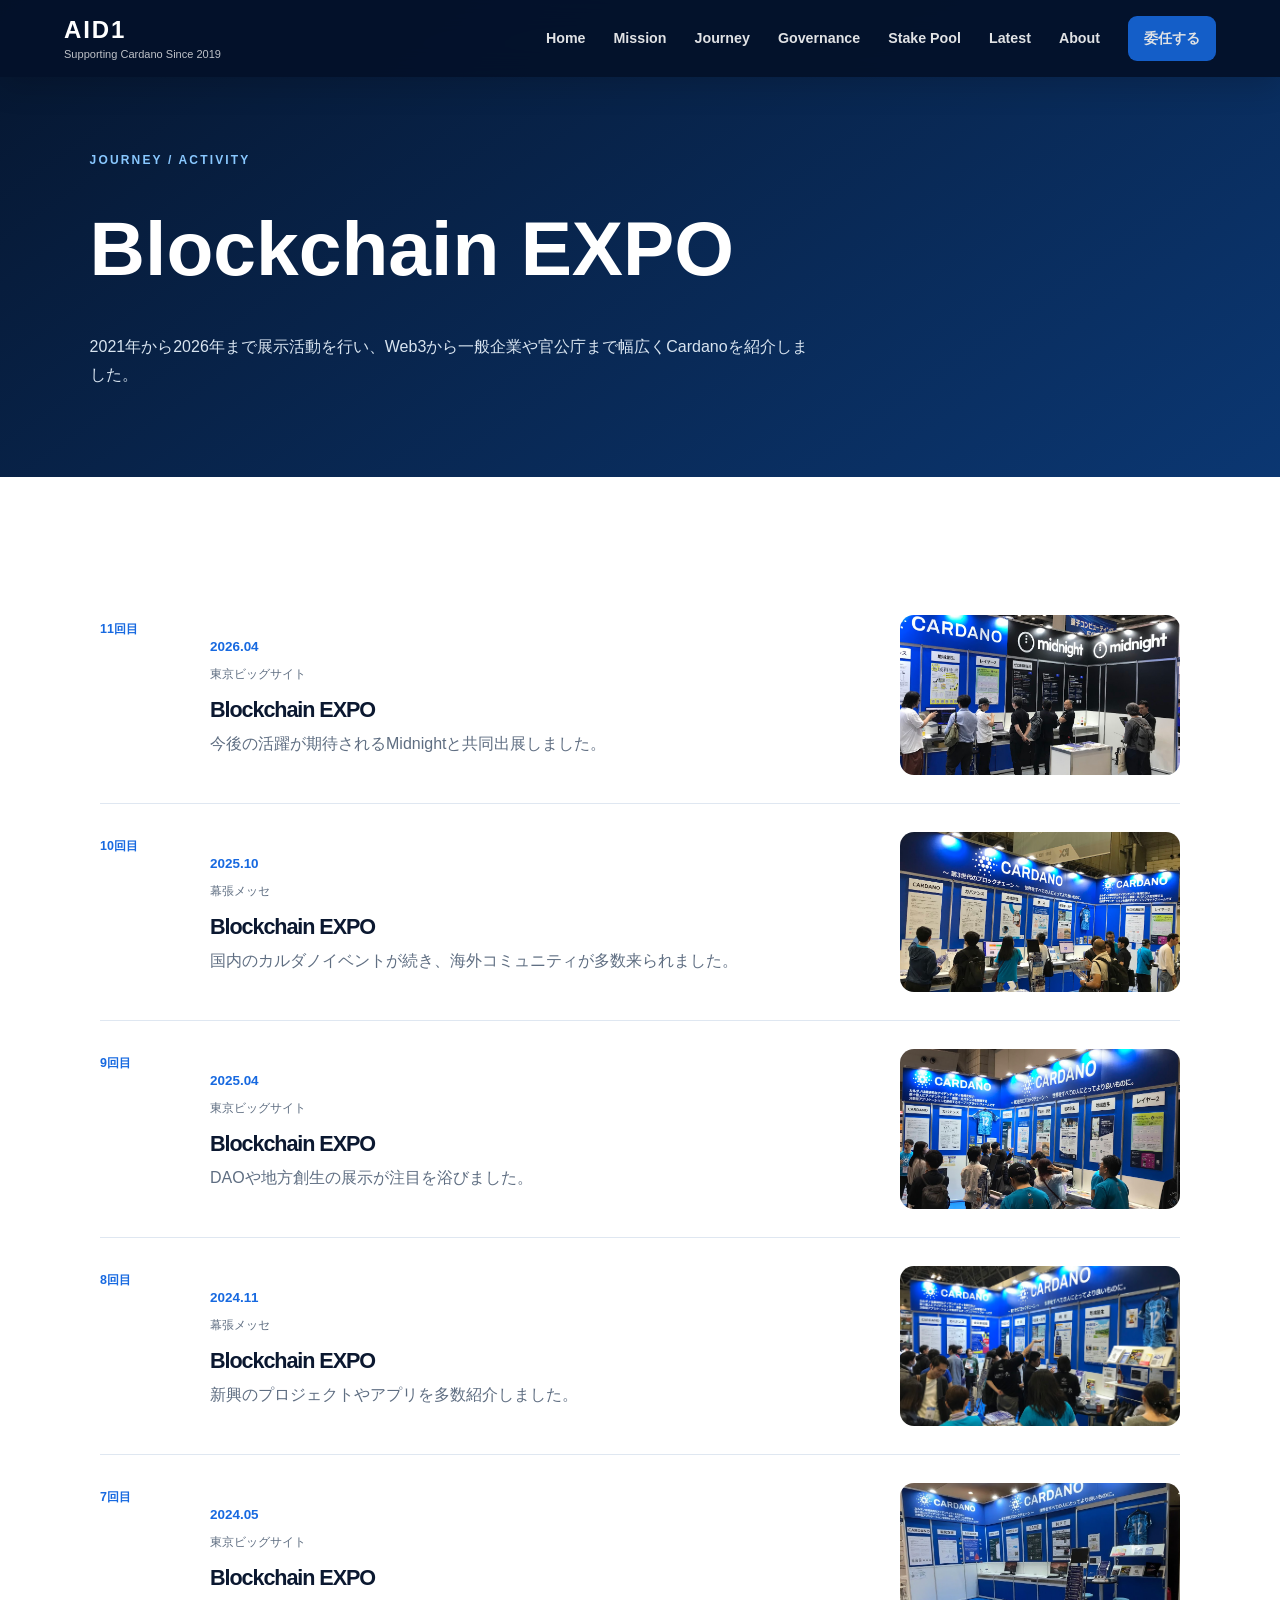
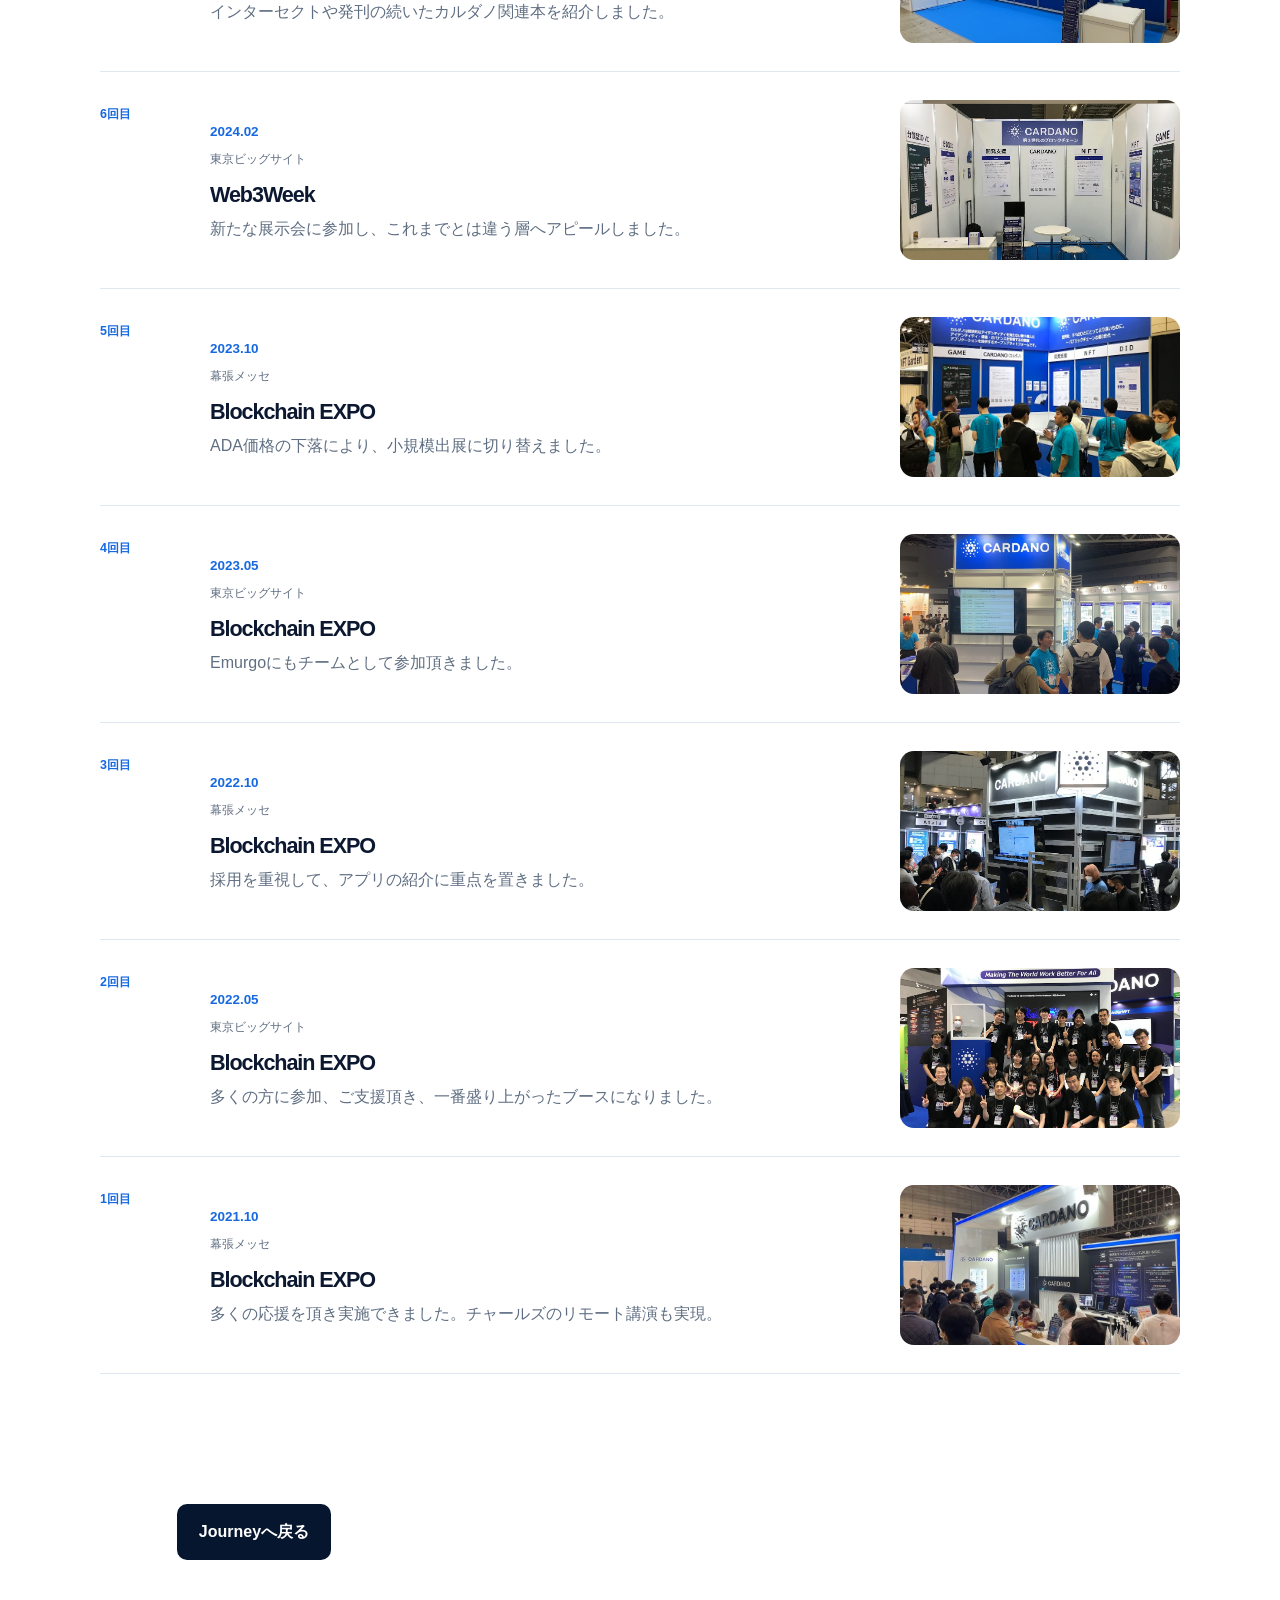
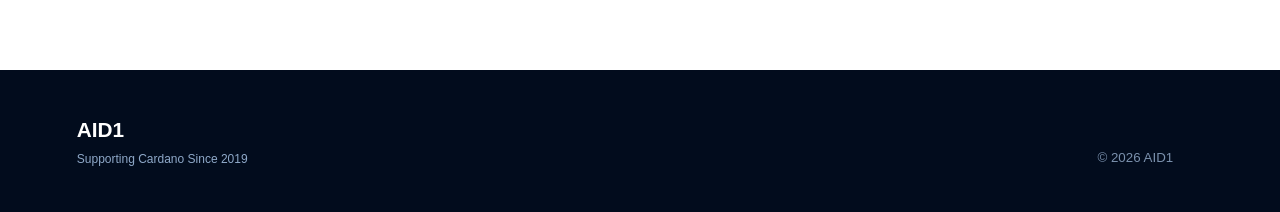
<file: expo.html>
<!doctype html>
<html lang="ja">
<head>
  <meta charset="utf-8">
  <meta name="viewport" content="width=device-width,initial-scale=1">
  <title>Blockchain EXPO | AID1</title>
  <meta name="theme-color" content="#06162f">
  <link rel="stylesheet" href="styles.css">
  <script defer src="script.js"></script>
</head>
<body class="record-page">
<header class="site-header scrolled">
  <a class="brand" href="index.html" aria-label="AID1 ホーム">
    <span class="brand-name">AID1</span>
    <span class="brand-tagline">Supporting Cardano Since 2019</span>
  </a>
  <button class="menu-button" type="button" aria-label="メニューを開く" aria-expanded="false" aria-controls="global-nav" data-menu-button>
    <span></span><span></span><span></span>
  </button>
  <nav class="global-nav" id="global-nav" aria-label="メインナビゲーション" data-nav>
    <a href="index.html">Home</a>
    <a href="index.html#mission">Mission</a>
    <a href="journey.html">Journey</a>
    <a href="governance.html">Governance</a>
    <a href="stake-pool.html">Stake Pool</a>
    <a href="index.html#latest">Latest</a>
    <a href="about.html">About</a>
    <a class="nav-button" href="index.html#delegate">委任する</a>
  </nav>
</header>
<main id="main">
  <section class="record-hero">
    <p class="overline">Journey / Activity</p>
    <h1>Blockchain EXPO</h1>
    <p>2021年から2026年まで展示活動を行い、Web3から一般企業や官公庁まで幅広くCardanoを紹介しました。</p>
  </section>

  <section class="section record-list">

        <article class="record-row">
          <div class="record-number">11回目</div>
          <div class="record-copy">
            <time>2026.04</time>
            <p class="record-place">東京ビッグサイト</p>
            <h2>Blockchain EXPO</h2>
            <p>今後の活躍が期待されるMidnightと共同出展しました。</p>
          </div>
          <div class="record-photo"><img src="assets/expo-history-11.png" alt="Blockchain EXPO"></div>
        </article>

        <article class="record-row">
          <div class="record-number">10回目</div>
          <div class="record-copy">
            <time>2025.10</time>
            <p class="record-place">幕張メッセ</p>
            <h2>Blockchain EXPO</h2>
            <p>国内のカルダノイベントが続き、海外コミュニティが多数来られました。</p>
          </div>
          <div class="record-photo"><img src="assets/expo-history-10.png" alt="Blockchain EXPO"></div>
        </article>

        <article class="record-row">
          <div class="record-number">9回目</div>
          <div class="record-copy">
            <time>2025.04</time>
            <p class="record-place">東京ビッグサイト</p>
            <h2>Blockchain EXPO</h2>
            <p>DAOや地方創生の展示が注目を浴びました。</p>
          </div>
          <div class="record-photo"><img src="assets/expo-history-09.png" alt="Blockchain EXPO"></div>
        </article>

        <article class="record-row">
          <div class="record-number">8回目</div>
          <div class="record-copy">
            <time>2024.11</time>
            <p class="record-place">幕張メッセ</p>
            <h2>Blockchain EXPO</h2>
            <p>新興のプロジェクトやアプリを多数紹介しました。</p>
          </div>
          <div class="record-photo"><img src="assets/expo-history-08.png" alt="Blockchain EXPO"></div>
        </article>

        <article class="record-row">
          <div class="record-number">7回目</div>
          <div class="record-copy">
            <time>2024.05</time>
            <p class="record-place">東京ビッグサイト</p>
            <h2>Blockchain EXPO</h2>
            <p>インターセクトや発刊の続いたカルダノ関連本を紹介しました。</p>
          </div>
          <div class="record-photo"><img src="assets/expo-history-07.png" alt="Blockchain EXPO"></div>
        </article>

        <article class="record-row">
          <div class="record-number">6回目</div>
          <div class="record-copy">
            <time>2024.02</time>
            <p class="record-place">東京ビッグサイト</p>
            <h2>Web3Week</h2>
            <p>新たな展示会に参加し、これまでとは違う層へアピールしました。</p>
          </div>
          <div class="record-photo"><img src="assets/expo-history-06.png" alt="Web3Week"></div>
        </article>

        <article class="record-row">
          <div class="record-number">5回目</div>
          <div class="record-copy">
            <time>2023.10</time>
            <p class="record-place">幕張メッセ</p>
            <h2>Blockchain EXPO</h2>
            <p>ADA価格の下落により、小規模出展に切り替えました。</p>
          </div>
          <div class="record-photo"><img src="assets/expo-history-05.png" alt="Blockchain EXPO"></div>
        </article>

        <article class="record-row">
          <div class="record-number">4回目</div>
          <div class="record-copy">
            <time>2023.05</time>
            <p class="record-place">東京ビッグサイト</p>
            <h2>Blockchain EXPO</h2>
            <p>Emurgoにもチームとして参加頂きました。</p>
          </div>
          <div class="record-photo"><img src="assets/expo-history-04.png" alt="Blockchain EXPO"></div>
        </article>

        <article class="record-row">
          <div class="record-number">3回目</div>
          <div class="record-copy">
            <time>2022.10</time>
            <p class="record-place">幕張メッセ</p>
            <h2>Blockchain EXPO</h2>
            <p>採用を重視して、アプリの紹介に重点を置きました。</p>
          </div>
          <div class="record-photo"><img src="assets/expo-history-03.png" alt="Blockchain EXPO"></div>
        </article>

        <article class="record-row">
          <div class="record-number">2回目</div>
          <div class="record-copy">
            <time>2022.05</time>
            <p class="record-place">東京ビッグサイト</p>
            <h2>Blockchain EXPO</h2>
            <p>多くの方に参加、ご支援頂き、一番盛り上がったブースになりました。</p>
          </div>
          <div class="record-photo"><img src="assets/expo-history-02.png" alt="Blockchain EXPO"></div>
        </article>

        <article class="record-row">
          <div class="record-number">1回目</div>
          <div class="record-copy">
            <time>2021.10</time>
            <p class="record-place">幕張メッセ</p>
            <h2>Blockchain EXPO</h2>
            <p>多くの応援を頂き実施できました。チャールズのリモート講演も実現。</p>
          </div>
          <div class="record-photo"><img src="assets/expo-history-01.png" alt="Blockchain EXPO"></div>
        </article>
  </section>

  <section class="section record-back">
    <a class="button button-dark" href="journey.html">Journeyへ戻る</a>
  </section>
</main>

<footer class="footer">
  <div class="footer-brand">
    <strong>AID1</strong>
    <span>Supporting Cardano Since 2019</span>
  </div>
  <small>© 2026 AID1</small>
</footer>
</body>
</html>
</file>
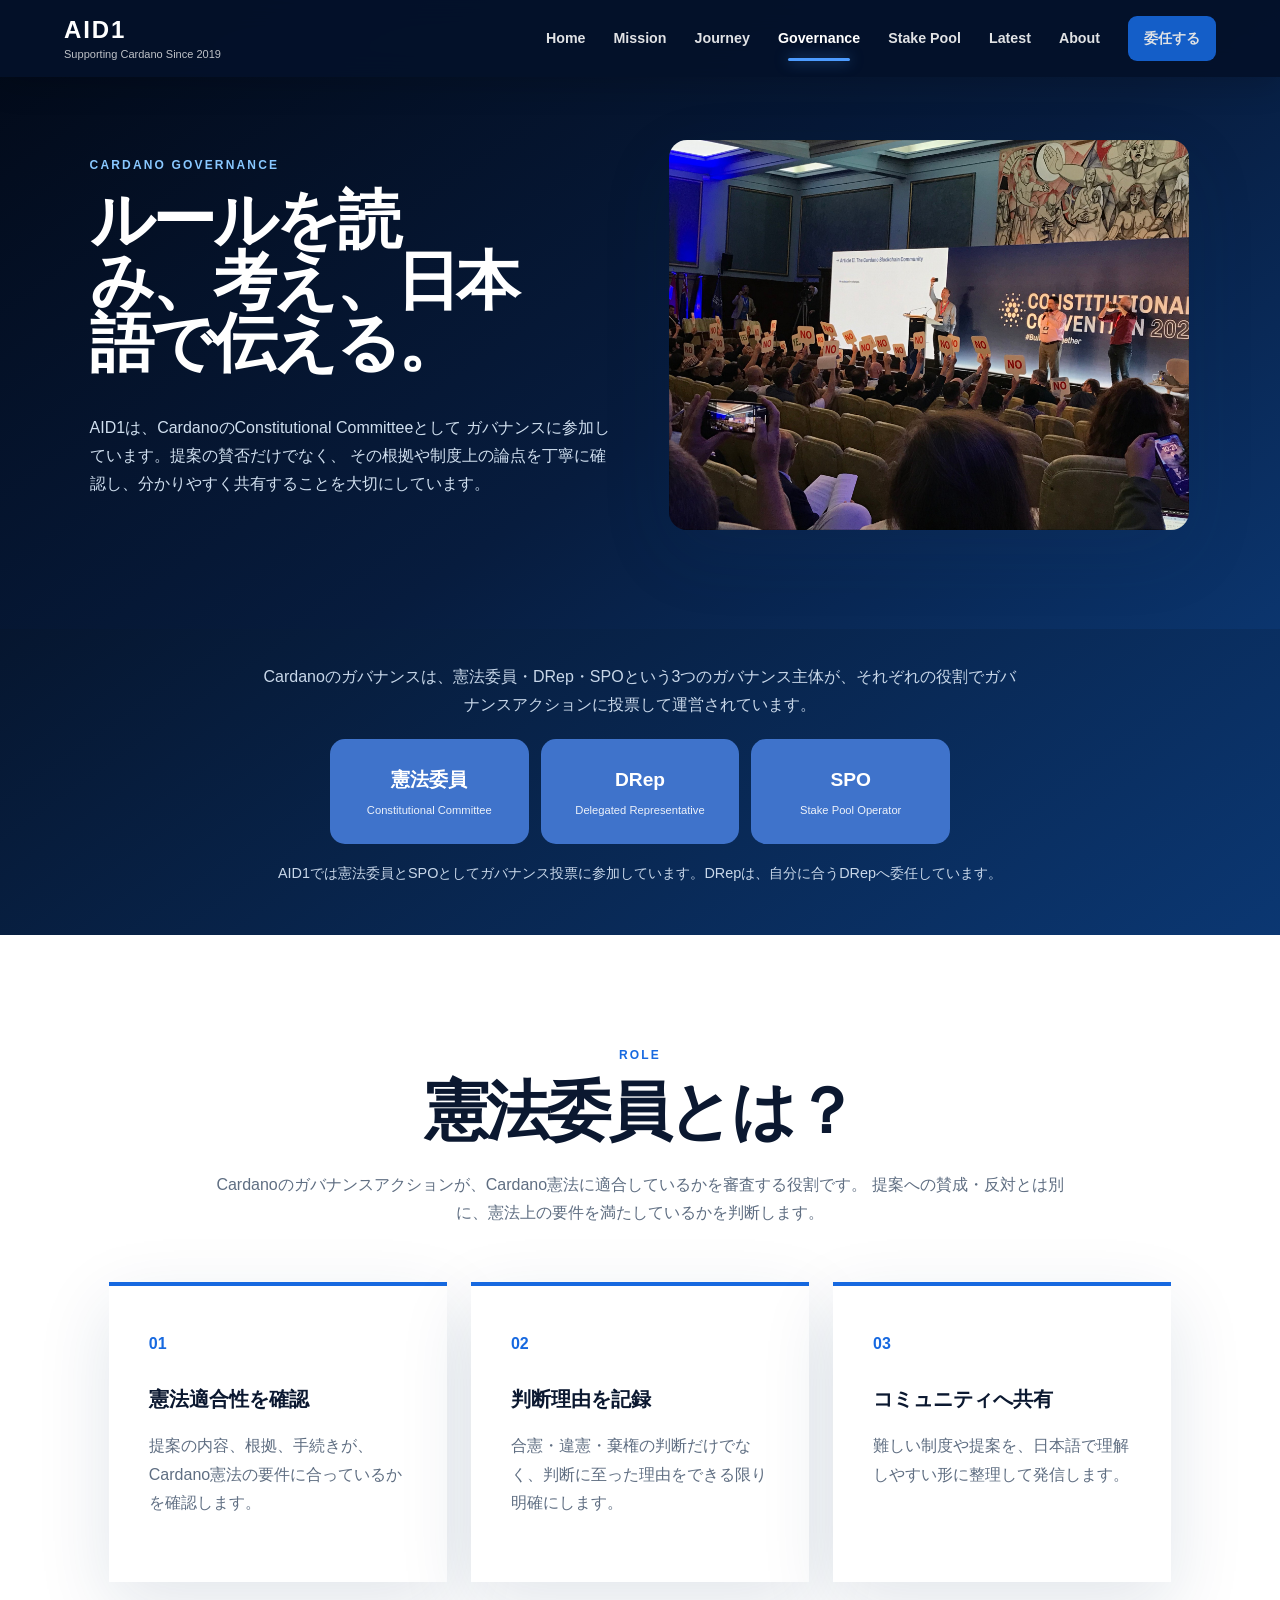
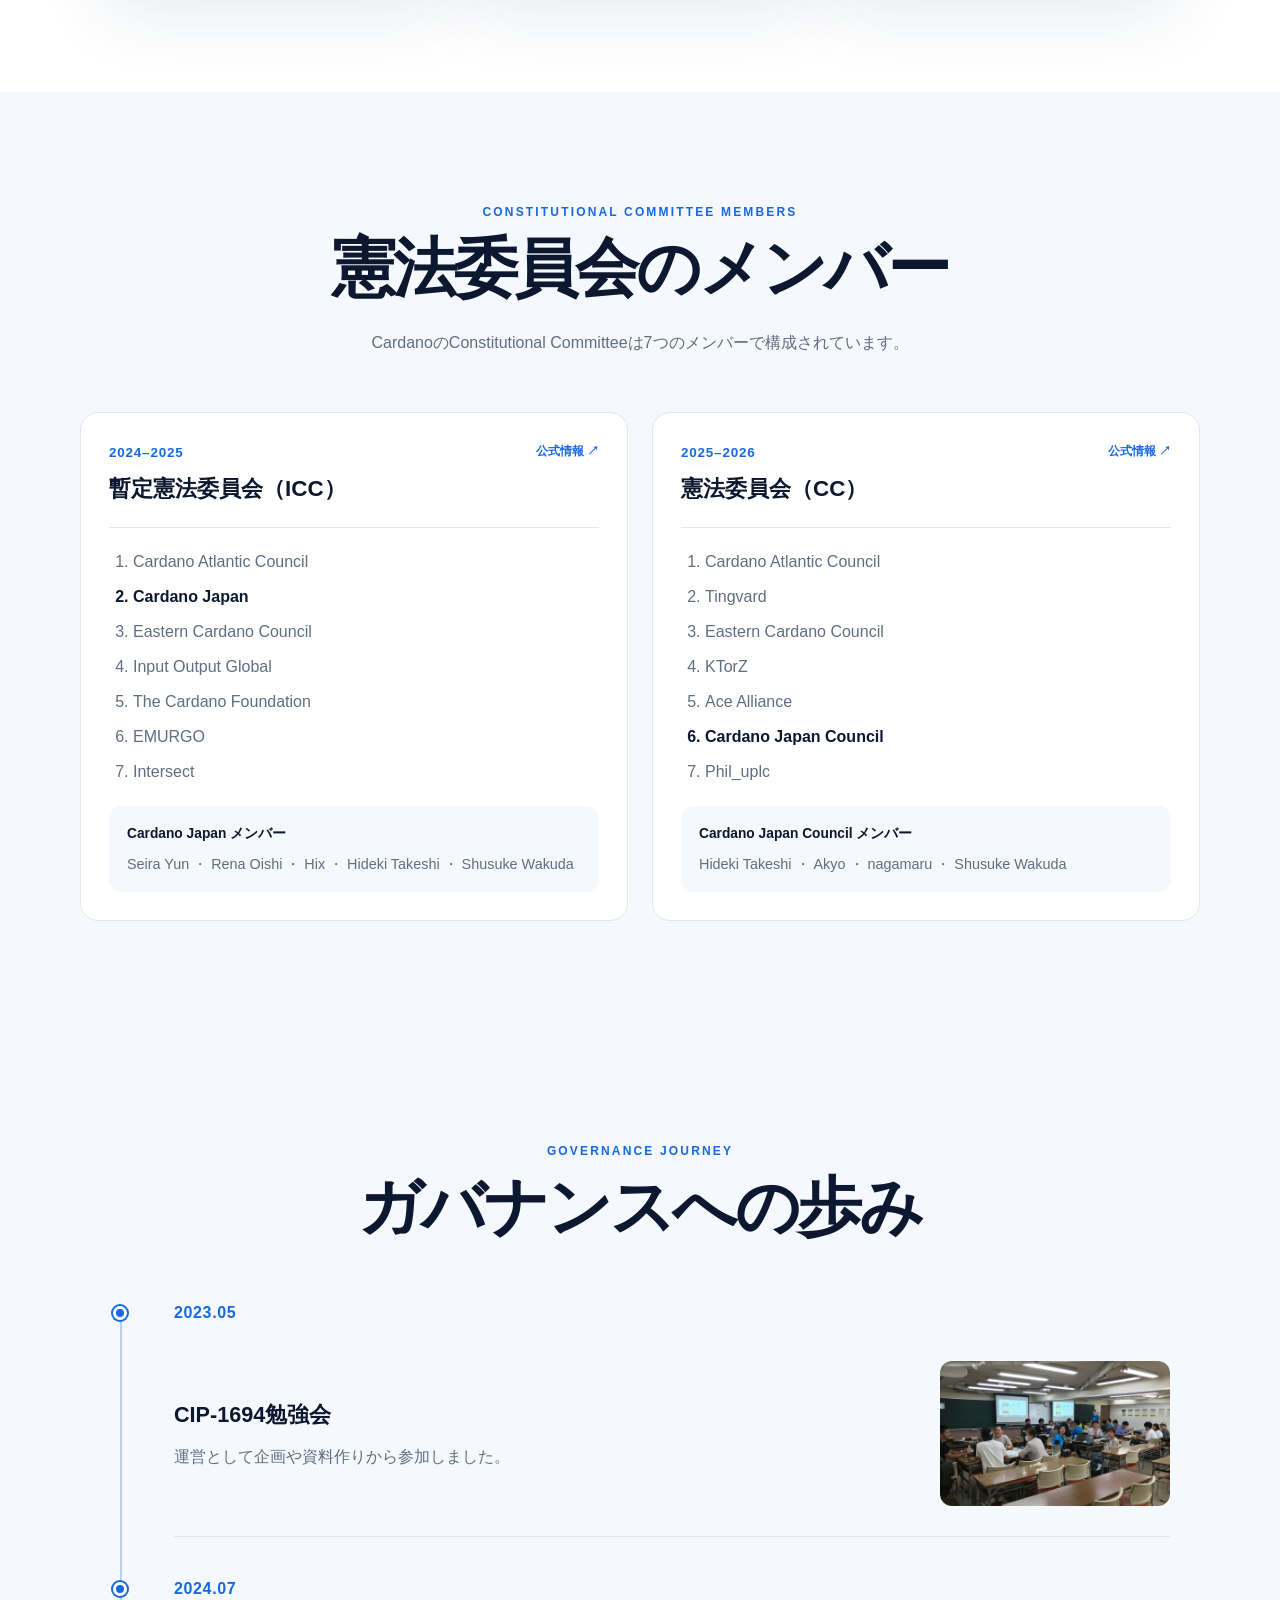
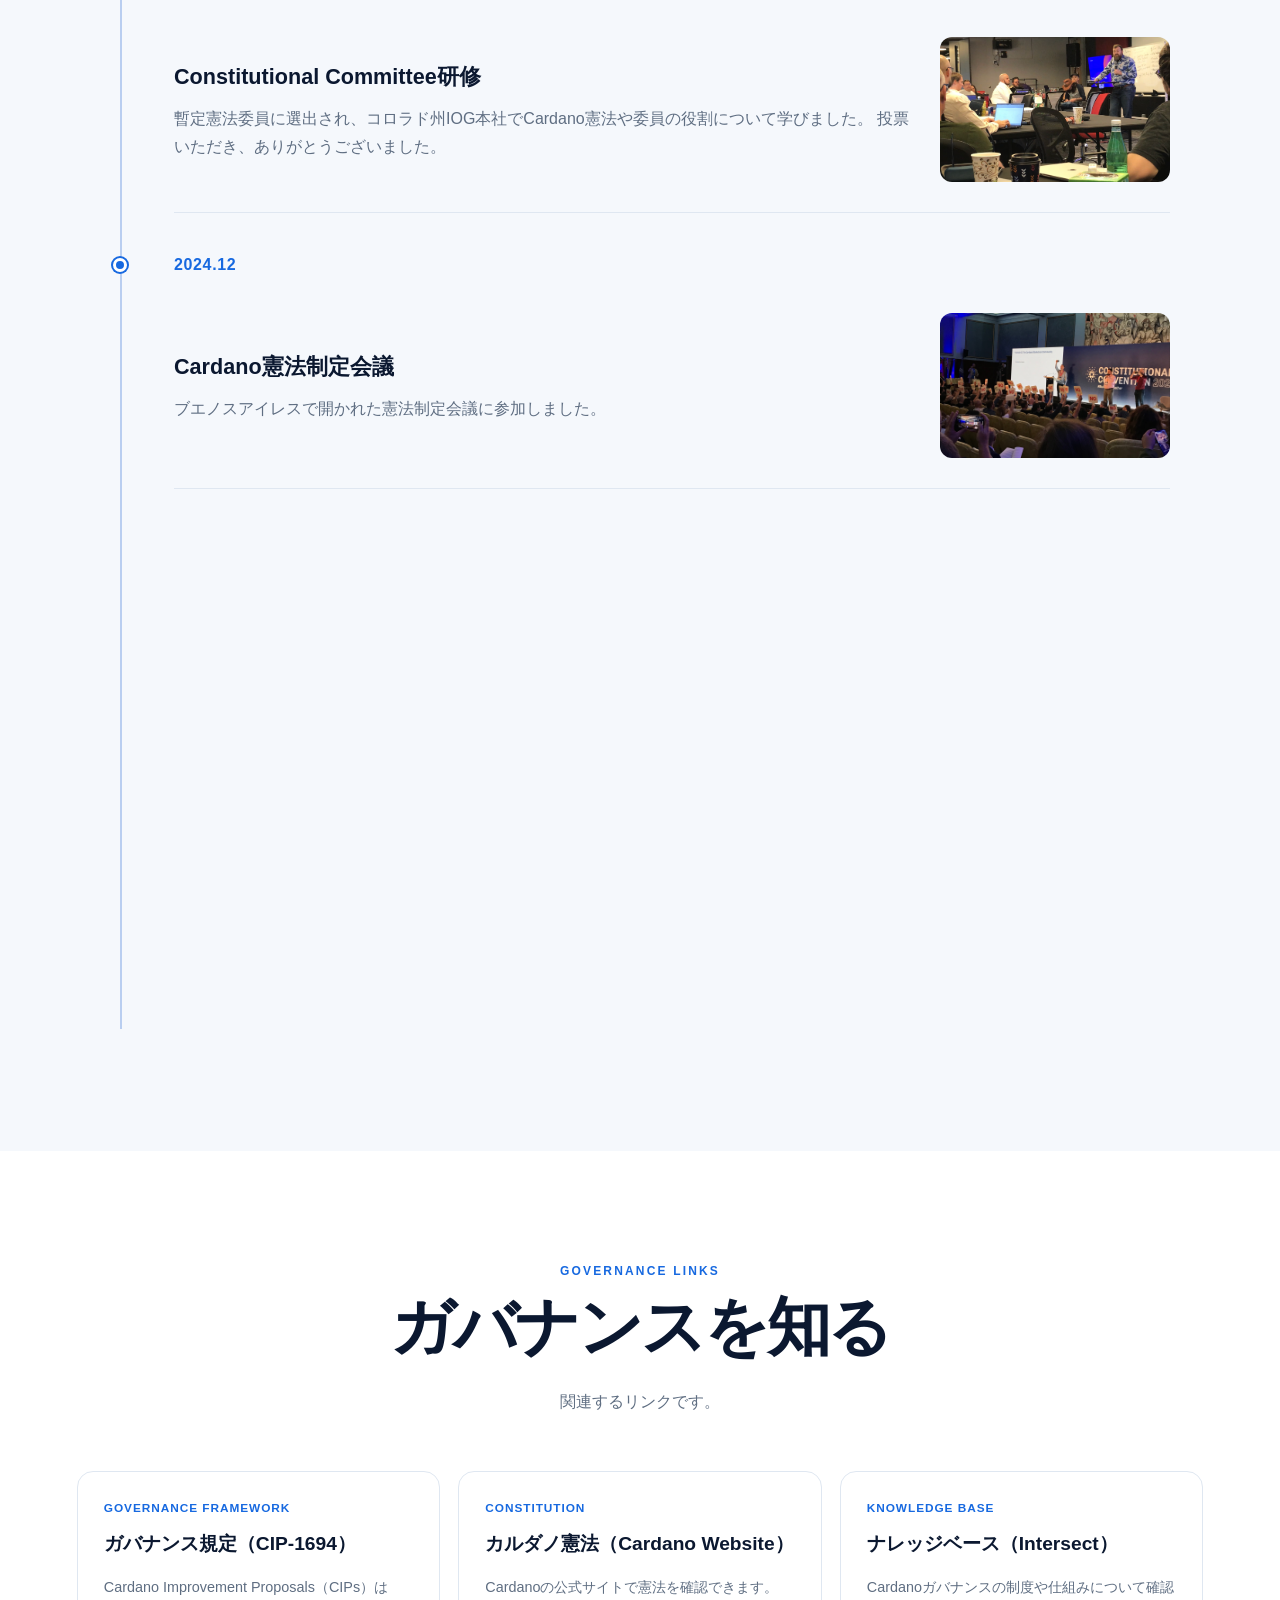
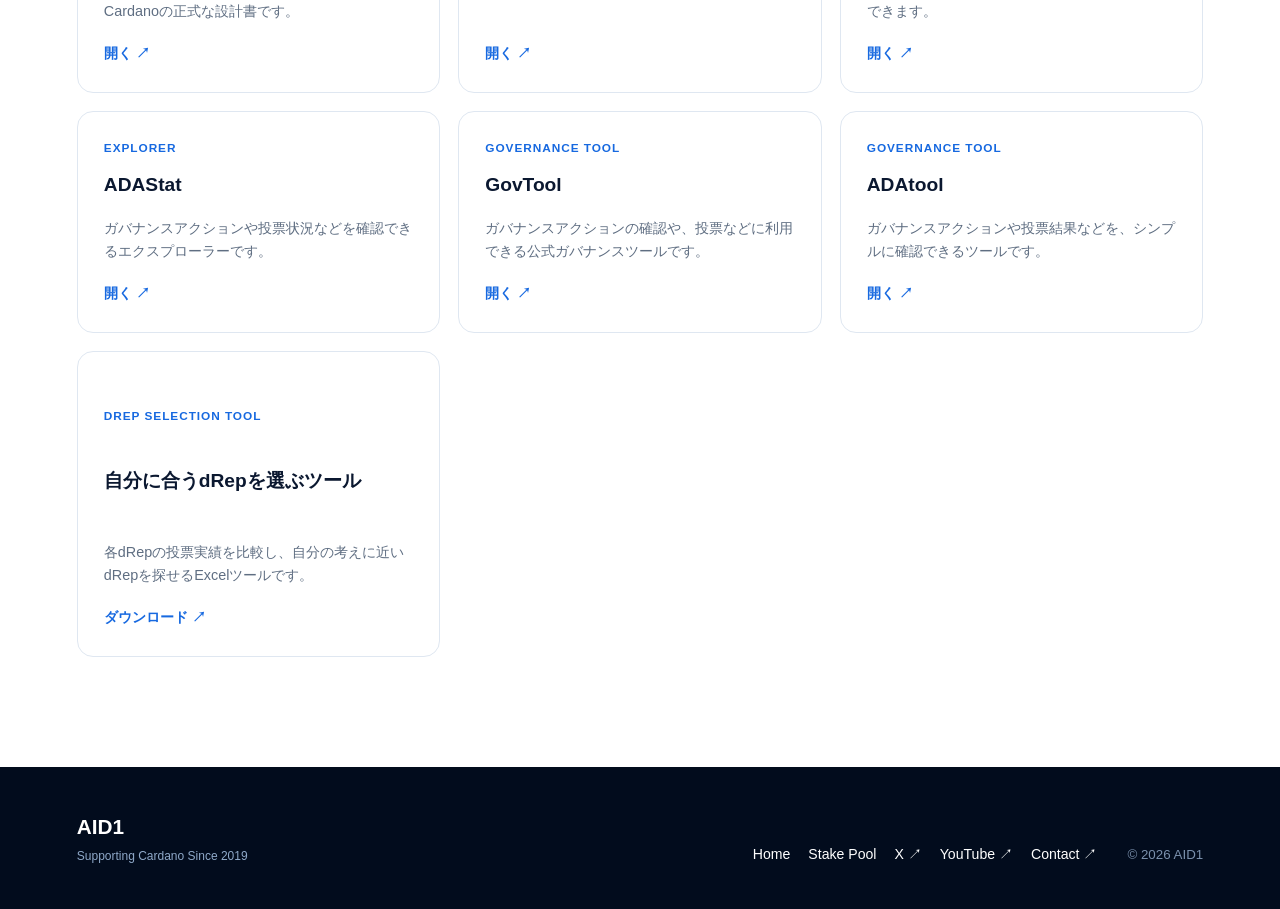
<file: governance.html>
<!doctype html>
<html lang="ja">
<head>
  <meta charset="utf-8">
  <meta name="viewport" content="width=device-width, initial-scale=1">
  <title>Governance | AID1</title>
  <meta name="description" content="AID1のCardanoガバナンスへの参加、Constitutional Committeeとしての活動、情報共有の方針を紹介します。">
  <meta name="theme-color" content="#06162f">
  <link rel="stylesheet" href="styles.css">
  <script defer src="script.js"></script>
</head>
<body class="governance-page">
  <a class="skip-link" href="#main">本文へ移動</a>

  <header class="site-header scrolled">
    <a class="brand" href="index.html" aria-label="AID1 ホーム">
      <span class="brand-name">AID1</span>
      <span class="brand-tagline">Supporting Cardano Since 2019</span>
    </a>

    <button class="menu-button" type="button" aria-label="メニューを開く"
            aria-expanded="false" aria-controls="global-nav" data-menu-button>
      <span></span><span></span><span></span>
    </button>

        <nav class="global-nav" id="global-nav" aria-label="メインナビゲーション" data-nav>
      <a href="index.html">Home</a>
      <a href="index.html#mission">Mission</a>
      <a href="journey.html">Journey</a>
      <a href="governance.html" aria-current="page">Governance</a>
      <a href="stake-pool.html">Stake Pool</a>
      <a href="index.html#latest">Latest</a>
      <a href="about.html">About</a>
      <a class="nav-button" href="index.html#delegate">委任する</a>
    </nav>
  </header>

  <main id="main">
    <section class="governance-hero">
      <div class="governance-hero-copy">
        <p class="overline">Cardano Governance</p>
        <h1>ルールを読み、考え、日本語で伝える。</h1>
        <p>
          AID1は、CardanoのConstitutional Committeeとして
          ガバナンスに参加しています。提案の賛否だけでなく、
          その根拠や制度上の論点を丁寧に確認し、分かりやすく共有することを大切にしています。
        </p>
      </div>
      

      <div class="governance-hero-image">
        <img src="assets/constitution-vote-2024-original.jpeg" alt="Cardano憲法制定会議の会場">
      </div>
    </section>

    <section class="governance-role-band">
<div class="governance-role-intro reveal">
        <p>Cardanoのガバナンスは、憲法委員・DRep・SPOという3つのガバナンス主体が、それぞれの役割でガバナンスアクションに投票して運営されています。</p>
        <div class="governance-role-grid">
          <div class="governance-voter-card"><strong>憲法委員</strong><small>Constitutional Committee</small></div>
          <div class="governance-voter-card"><strong>DRep</strong><small>Delegated Representative</small></div>
          <div class="governance-voter-card"><strong>SPO</strong><small>Stake Pool Operator</small></div>
        </div>
        <p class="governance-role-note">AID1では憲法委員とSPOとしてガバナンス投票に参加しています。DRepは、自分に合うDRepへ委任しています。</p>
      </div>
    </section>


    <section class="section governance-role">
      <div class="section-heading">
        <p class="overline overline-blue">Role</p>
        <h2>憲法委員とは？</h2>
        <p>
          Cardanoのガバナンスアクションが、Cardano憲法に適合しているかを審査する役割です。
          提案への賛成・反対とは別に、憲法上の要件を満たしているかを判断します。
        </p>
      </div>

      <div class="governance-role-grid">
        <article class="governance-role-card reveal">
          <span>01</span>
          <h3>憲法適合性を確認</h3>
          <p>提案の内容、根拠、手続きが、Cardano憲法の要件に合っているかを確認します。</p>
        </article>
        <article class="governance-role-card reveal">
          <span>02</span>
          <h3>判断理由を記録</h3>
          <p>合憲・違憲・棄権の判断だけでなく、判断に至った理由をできる限り明確にします。</p>
        </article>
        <article class="governance-role-card reveal">
          <span>03</span>
          <h3>コミュニティへ共有</h3>
          <p>難しい制度や提案を、日本語で理解しやすい形に整理して発信します。</p>
        </article>
      </div>
    </section>

    <section class="section committee-members" id="committee-members">
      <div class="section-heading reveal">
        <p class="overline overline-blue">Constitutional Committee Members</p>
        <h2>憲法委員会のメンバー</h2>
        <p>CardanoのConstitutional Committeeは7つのメンバーで構成されています。</p>
      </div>
      <div class="committee-member-grid">
        <article class="committee-period-card reveal">
          <div class="committee-period-head"><div><p class="committee-term">2024–2025</p><h3>暫定憲法委員会（ICC）</h3></div>
          <a class="committee-source" href="https://docs.intersectmbo.org/intersect-knowledge-base/archive/cardano-governance-archive/governance-roles/constitutional-committee/interim-constitution-committee-cc" target="_blank" rel="noopener">公式情報 ↗</a></div>
          <ol class="committee-org-list"><li>Cardano Atlantic Council</li><li class="highlight-org">Cardano Japan</li><li>Eastern Cardano Council</li><li>Input Output Global</li><li>The Cardano Foundation</li><li>EMURGO</li><li>Intersect</li></ol>
          <div class="japan-members"><strong>Cardano Japan メンバー</strong><p>Seira Yun ・ Rena Oishi ・ Hix ・ Hideki Takeshi ・ Shusuke Wakuda</p></div>
        </article>
        <article class="committee-period-card reveal">
          <div class="committee-period-head"><div><p class="committee-term">2025–2026</p><h3>憲法委員会（CC）</h3></div>
          <a class="committee-source" href="https://intersectmbo.org/news/constitutional-committee-elections-2025what-happened-who-was-selected-how-it-worked-and-why-it-matter" target="_blank" rel="noopener">公式情報 ↗</a></div>
          <ol class="committee-org-list"><li>Cardano Atlantic Council</li><li>Tingvard</li><li>Eastern Cardano Council</li><li>KTorZ</li><li>Ace Alliance</li><li class="highlight-org">Cardano Japan Council</li><li>Phil_uplc</li></ol>
          <div class="japan-members"><strong>Cardano Japan Council メンバー</strong><p>Hideki Takeshi ・ Akyo ・ nagamaru ・ Shusuke Wakuda</p></div>
        </article>
      </div>
    </section>

    <section class="section governance-journey">
      <div class="section-heading">
        <p class="overline overline-blue">Governance journey</p>
        <h2>ガバナンスへの歩み</h2>
      </div>

      <div class="simple-governance-timeline">
        <article class="simple-governance-item reveal">
          <div class="timeline-marker" aria-hidden="true"></div>
          <time>2023.05</time>
          <div class="timeline-content">
            <div class="timeline-text">
              <h3>CIP-1694勉強会</h3>
              <p>運営として企画や資料作りから参加しました。</p>
            </div>
            <div class="timeline-image">
              <img src="assets/governance-cip1694-2023.png" alt="2023年5月 CIP-1694勉強会">
            </div>
          </div>
        </article>

        <article class="simple-governance-item reveal">
          <div class="timeline-marker" aria-hidden="true"></div>
          <time>2024.07</time>
          <div class="timeline-content">
            <div class="timeline-text">
              <h3>Constitutional Committee研修</h3>
              <p>
                暫定憲法委員に選出され、コロラド州IOG本社でCardano憲法や委員の役割について学びました。
                投票いただき、ありがとうございました。
              </p>
            </div>
            <div class="timeline-image">
              <img src="assets/governance-training-2024.png" alt="2024年7月 コロラド州IOG本社でのConstitutional Committee研修">
            </div>
          </div>
        </article>

        <article class="simple-governance-item reveal">
          <div class="timeline-marker" aria-hidden="true"></div>
          <time>2024.12</time>
          <div class="timeline-content">
            <div class="timeline-text">
              <h3>Cardano憲法制定会議</h3>
              <p>ブエノスアイレスで開かれた憲法制定会議に参加しました。</p>
            </div>
            <div class="timeline-image">
              <img src="assets/constitution-vote-2024-original.jpeg" alt="2024年12月 Cardano憲法制定会議">
            </div>
          </div>
        </article>

        <article class="simple-governance-item reveal">
          <div class="timeline-marker" aria-hidden="true"></div>
          <time>2025</time>
          <div class="timeline-content">
            <div class="timeline-text">
              <h3>Constitutional Committeeとして活動</h3>
              <p>
                初代憲法委員として選出され、正式に活動（憲法適合性審査）を開始しました。
              </p>
            </div>
            <div class="timeline-image">
              <img src="assets/constitutional-committee-activity-20260814.jpg" alt="2025年 初代Constitutional Committee選挙結果">
            </div>
          </div>
        </article>

        <article class="simple-governance-item reveal">
          <div class="timeline-marker" aria-hidden="true"></div>
          <time>現在</time>
          <div class="timeline-content">
            <div class="timeline-text">
              <h3>日本語での情報共有</h3>
              <p>審査や制度の論点を、Xなどで共有しています。</p>
              <a class="timeline-x-link" href="https://x.com/JapanCardano" target="_blank" rel="noopener">
                Xを見る ↗
              </a>
            </div>
            <a class="timeline-image timeline-image-link"
               href="https://x.com/JapanCardano"
               target="_blank"
               rel="noopener"
               aria-label="Cardano Japan CouncilのXプロフィールを開く">
              <img src="assets/governance-x-profile.jpg" alt="Cardano Japan Council Xプロフィール">
            </a>
          </div>
        </article>
      </div>
    </section>

    <section class="section governance-topics">
      <div class="section-heading">
        <p class="overline overline-blue">Governance links</p>
        <h2>ガバナンスを知る</h2>
        <p>関連するリンクです。</p>
      </div>

      <div class="governance-link-grid">
        <a class="governance-link-card" href="https://github.com/cardano-foundation/CIPs/tree/master/CIP-1694#the-cardano-constitution" target="_blank" rel="noopener">
          <span>Governance framework</span>
          <h3>ガバナンス規定（CIP-1694）</h3>
          <p>Cardano Improvement Proposals（CIPs）はCardanoの正式な設計書です。</p>
          <strong>開く ↗</strong>
        </a>

        <a class="governance-link-card" href="https://cardano.org/ja/constitution/" target="_blank" rel="noopener">
          <span>Constitution</span>
          <h3>カルダノ憲法（Cardano Website）</h3>
          <p>Cardanoの公式サイトで憲法を確認できます。</p>
          <strong>開く ↗</strong>
        </a>

        <a class="governance-link-card" href="https://docs.intersectmbo.org/" target="_blank" rel="noopener">
          <span>Knowledge base</span>
          <h3>ナレッジベース（Intersect）</h3>
          <p>Cardanoガバナンスの制度や仕組みについて確認できます。</p>
          <strong>開く ↗</strong>
        </a>

        <a class="governance-link-card" href="https://adastat.net/governances" target="_blank" rel="noopener">
          <span>Explorer</span>
          <h3>ADAStat</h3>
          <p>ガバナンスアクションや投票状況などを確認できるエクスプローラーです。</p>
          <strong>開く ↗</strong>
        </a>

        <a class="governance-link-card" href="https://gov.tools/governance_actions" target="_blank" rel="noopener">
          <span>Governance tool</span>
          <h3>GovTool</h3>
          <p>ガバナンスアクションの確認や、投票などに利用できる公式ガバナンスツールです。</p>
          <strong>開く ↗</strong>
        </a>

        <a class="governance-link-card" href="https://adatool.net/gov" target="_blank" rel="noopener">
          <span>Governance tool</span>
          <h3>ADAtool</h3>
          <p>ガバナンスアクションや投票結果などを、シンプルに確認できるツールです。</p>
          <strong>開く ↗</strong>
        </a>

        <a class="governance-link-card" href="https://github.com/shusukewakuda/cardano-drep-selector/releases/tag/v2026.08" target="_blank" rel="noopener">
　　　　  <span>DRep selection tool</span>
　　 　　 <h3>自分に合うdRepを選ぶツール</h3>
　　　　  <p>各dRepの投票実績を比較し、自分の考えに近いdRepを探せるExcelツールです。</p>
         <strong>ダウンロード ↗</strong>
       </a>
        
      </div>
    </section>

    
  </main>

  <footer class="footer">
    <div class="footer-brand">
      <strong>AID1</strong>
      <span>Supporting Cardano Since 2019</span>
    </div>
    <div class="footer-links">
      <a href="index.html">Home</a>
      <a href="stake-pool.html">Stake Pool</a>
      <a href="https://x.com/shuwaku2" target="_blank" rel="noopener">X ↗</a>
      <a href="https://www.youtube.com/channel/UC-I6QtYNZDnPlsbpNulwnJg" target="_blank" rel="noopener">YouTube ↗</a>
      <a href="https://docs.google.com/forms/d/e/1FAIpQLSclyWUXhtwRU5c9HEgigheav-uTmhNKpQemnAk3iI0UZRN9fw/viewform?usp=header" target="_blank" rel="noopener">Contact ↗</a>
    </div>
    <small>© 2026 AID1</small>
  </footer>
</body>
</html>
</file>
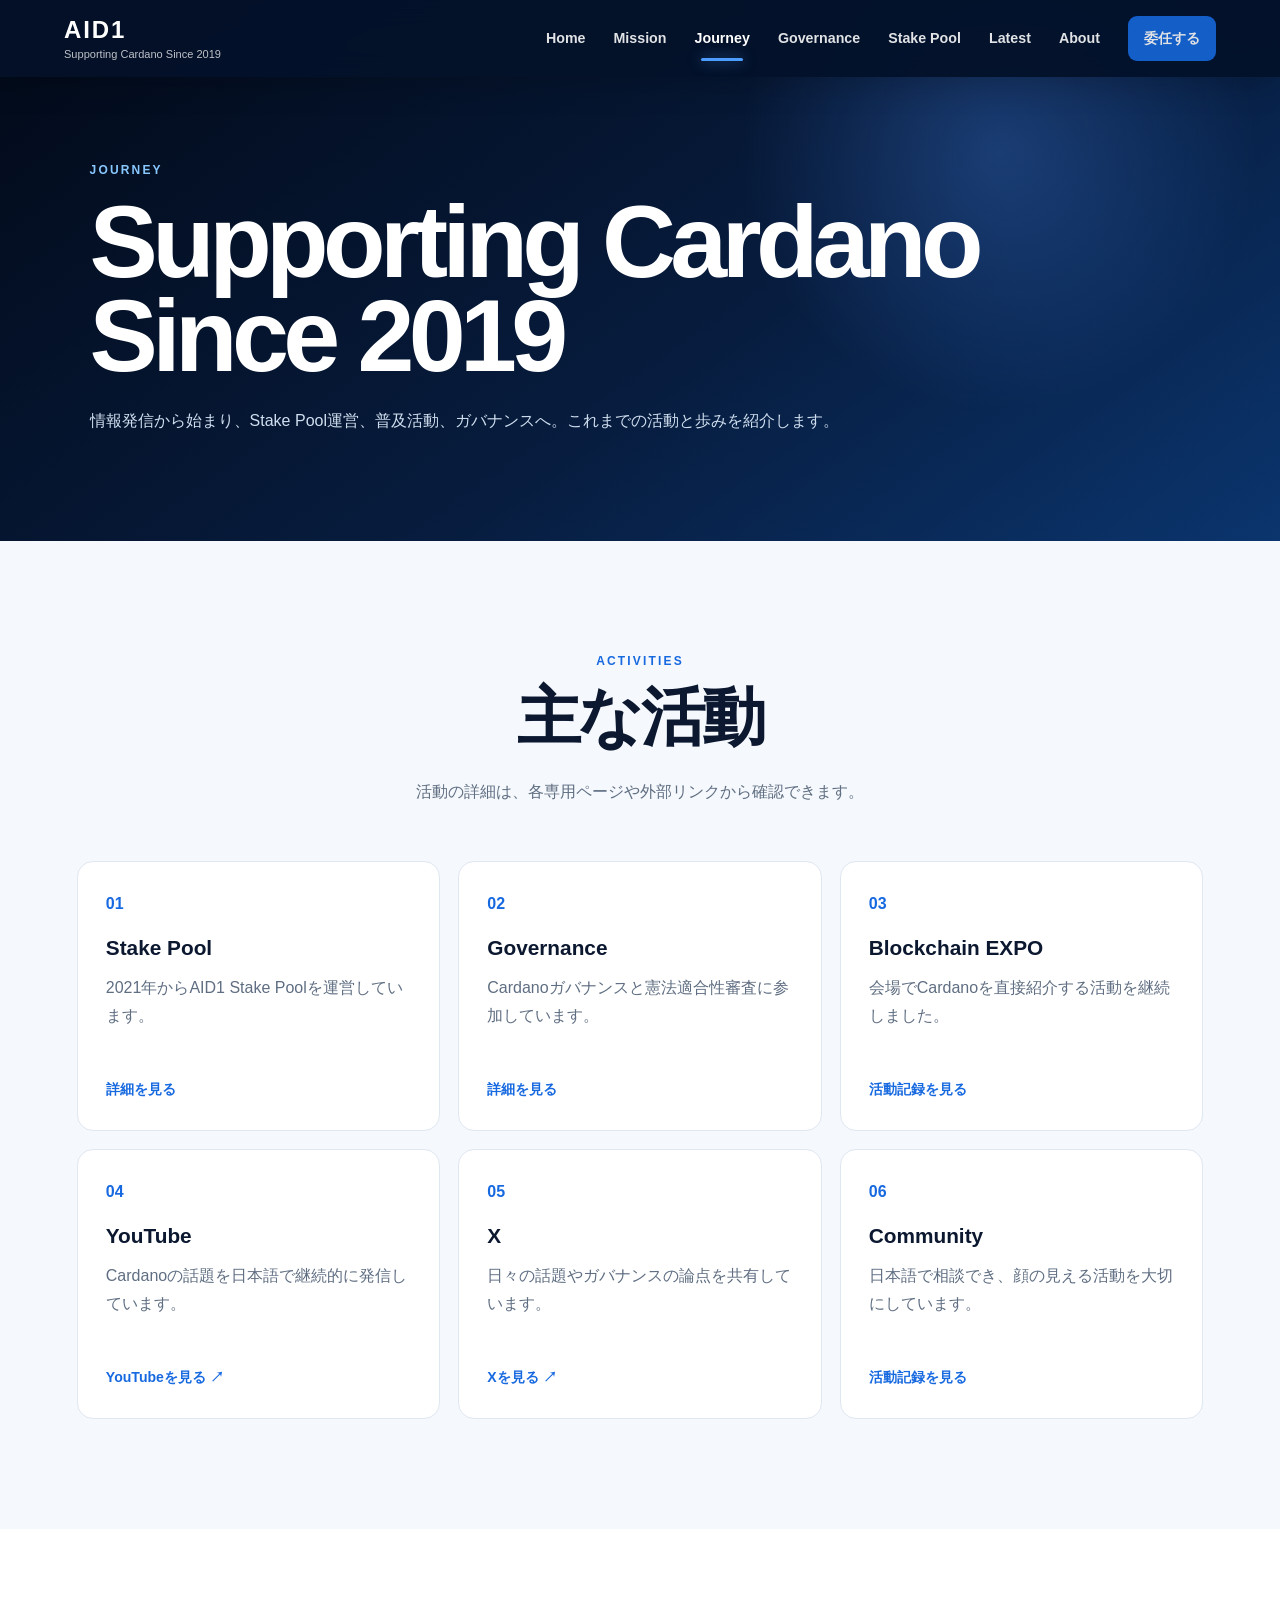
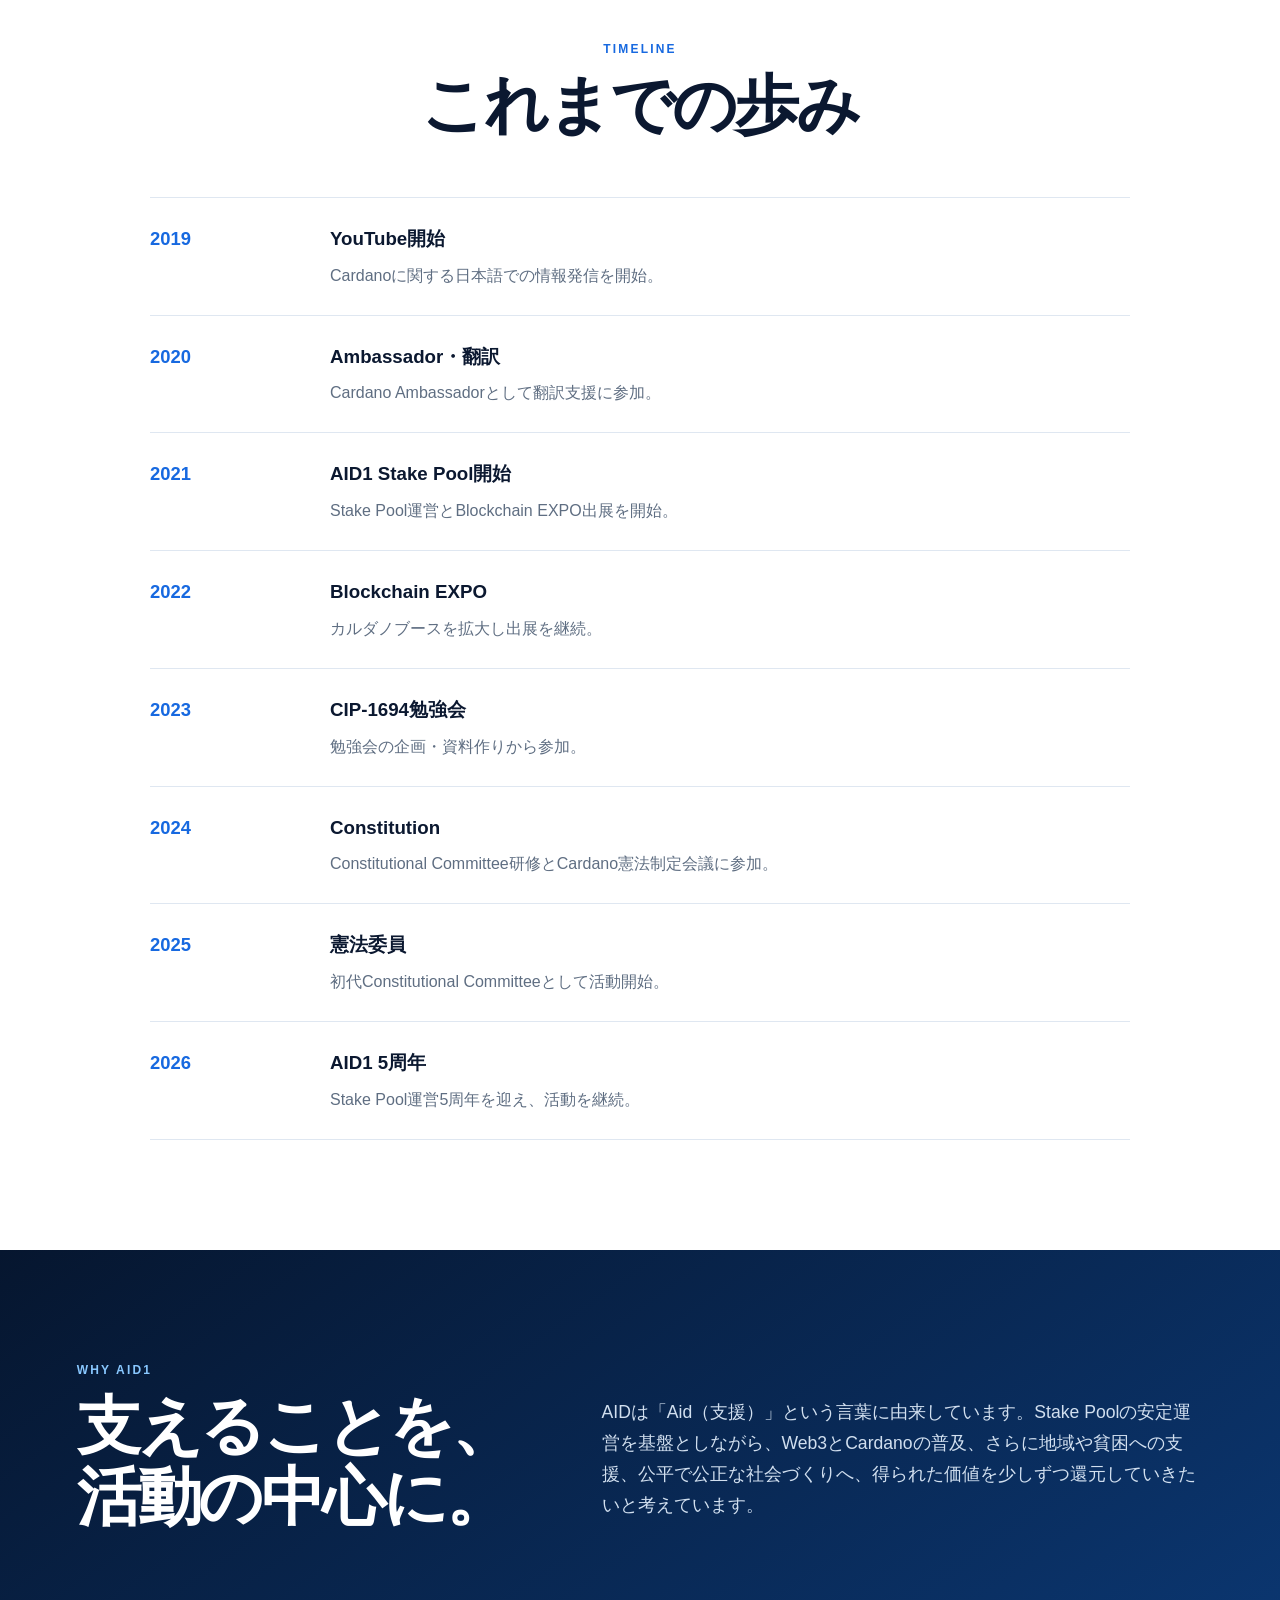
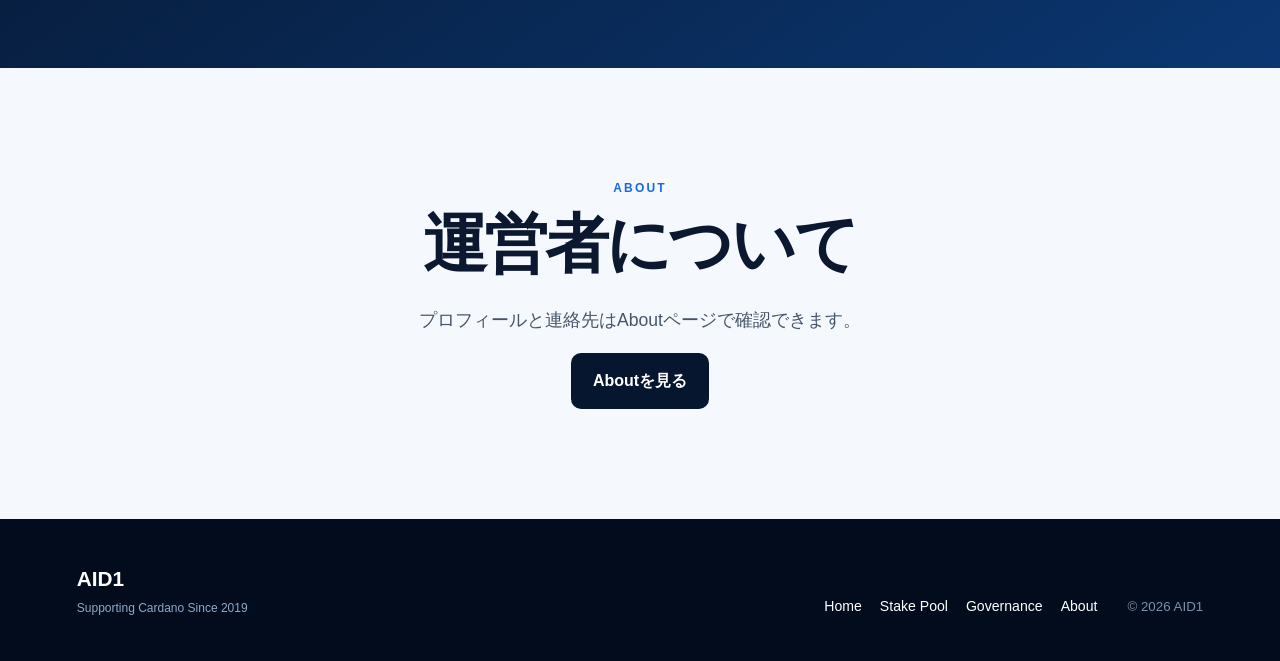
<file: journey.html>
<!doctype html>
<html lang="ja">
<head>
  <meta charset="utf-8">
  <meta name="viewport" content="width=device-width, initial-scale=1">
  <title>Journey | AID1</title>
  <meta name="description" content="2019年から続くAID1のCardanoでの活動の歩みを紹介します。">
  <meta name="theme-color" content="#06162f">
  <link rel="stylesheet" href="styles.css">
  <script defer src="script.js"></script>
</head>
<body class="journey-page">
  <a class="skip-link" href="#main">本文へ移動</a>

  <header class="site-header scrolled">
    <a class="brand" href="index.html" aria-label="AID1 ホーム">
      <span class="brand-name">AID1</span>
      <span class="brand-tagline">Supporting Cardano Since 2019</span>
    </a>

    <button class="menu-button" type="button" aria-label="メニューを開く"
            aria-expanded="false" aria-controls="global-nav" data-menu-button>
      <span></span><span></span><span></span>
    </button>

    <nav class="global-nav" id="global-nav" aria-label="メインナビゲーション" data-nav>
      <a href="index.html">Home</a>
      <a href="index.html#mission">Mission</a>
      <a href="journey.html" aria-current="page">Journey</a>
      <a href="governance.html">Governance</a>
      <a href="stake-pool.html">Stake Pool</a>
      <a href="index.html#latest">Latest</a>
      <a href="about.html">About</a>
      <a class="nav-button" href="index.html#delegate">委任する</a>
    </nav>
  </header>

  <main id="main">
    <section class="journey-hero">
      <div>
        <p class="overline">Journey</p>
        <h1>Supporting Cardano<br>Since 2019</h1>
        <p>情報発信から始まり、Stake Pool運営、普及活動、ガバナンスへ。これまでの活動と歩みを紹介します。</p>
      </div>
    </section>

    <section class="section journey-activities">
      <div class="section-heading">
        <p class="overline overline-blue">Activities</p>
        <h2>主な活動</h2>
        <p>活動の詳細は、各専用ページや外部リンクから確認できます。</p>
      </div>
      <div class="about-activity-grid">
        <a class="about-activity-card" href="stake-pool.html"><span>01</span><h3>Stake Pool</h3><p>2021年からAID1 Stake Poolを運営しています。</p><strong>詳細を見る</strong></a>
        <a class="about-activity-card" href="governance.html"><span>02</span><h3>Governance</h3><p>Cardanoガバナンスと憲法適合性審査に参加しています。</p><strong>詳細を見る</strong></a>
        <a class="about-activity-card" href="expo.html"><span>03</span><h3>Blockchain EXPO</h3><p>会場でCardanoを直接紹介する活動を継続しました。</p><strong>活動記録を見る</strong></a>
        <a class="about-activity-card" href="https://www.youtube.com/channel/UC-I6QtYNZDnPlsbpNulwnJg" target="_blank" rel="noopener"><span>04</span><h3>YouTube</h3><p>Cardanoの話題を日本語で継続的に発信しています。</p><strong>YouTubeを見る ↗</strong></a>
        <a class="about-activity-card" href="https://x.com/shuwaku2" target="_blank" rel="noopener"><span>05</span><h3>X</h3><p>日々の話題やガバナンスの論点を共有しています。</p><strong>Xを見る ↗</strong></a>
        <a class="about-activity-card" href="community.html"><span>06</span><h3>Community</h3><p>日本語で相談でき、顔の見える活動を大切にしています。</p><strong>活動記録を見る</strong></a>
      </div>
    </section>

    <section class="section journey-years">
      <div class="section-heading">
        <p class="overline overline-blue">Timeline</p>
        <h2>これまでの歩み</h2>
      </div>
      <div class="journey-year-list">
        <article><time>2019</time><div><h3>YouTube開始</h3><p>Cardanoに関する日本語での情報発信を開始。</p></div></article>
        <article><time>2020</time><div><h3>Ambassador・翻訳</h3><p>Cardano Ambassadorとして翻訳支援に参加。</p></div></article>
        <article><time>2021</time><div><h3>AID1 Stake Pool開始</h3><p>Stake Pool運営とBlockchain EXPO出展を開始。</p></div></article>
        <article><time>2022</time><div><h3>Blockchain EXPO</h3><p>カルダノブースを拡大し出展を継続。</p></div></article>
        <article><time>2023</time><div><h3>CIP-1694勉強会</h3><p>勉強会の企画・資料作りから参加。</p></div></article>
        <article><time>2024</time><div><h3>Constitution</h3><p>Constitutional Committee研修とCardano憲法制定会議に参加。</p></div></article>
        <article><time>2025</time><div><h3>憲法委員</h3><p>初代Constitutional Committeeとして活動開始。</p></div></article>
        <article><time>2026</time><div><h3>AID1 5周年</h3><p>Stake Pool運営5周年を迎え、活動を継続。</p></div></article>
      </div>
    </section>

    <section class="section journey-why">
      <div class="about-why-grid">
        <div>
          <p class="overline">Why AID1</p>
          <h2>支えることを、活動の中心に。</h2>
        </div>
        <div>
          <p>AIDは「Aid（支援）」という言葉に由来しています。Stake Poolの安定運営を基盤としながら、Web3とCardanoの普及、さらに地域や貧困への支援、公平で公正な社会づくりへ、得られた価値を少しずつ還元していきたいと考えています。</p>
        </div>
      </div>
    </section>

    <section class="section journey-about-link">
      <div class="section-center">
        <p class="overline overline-blue">About</p>
        <h2>運営者について</h2>
        <p class="large-copy">プロフィールと連絡先はAboutページで確認できます。</p>
        <a class="button button-dark" href="about.html">Aboutを見る</a>
      </div>
    </section>
  </main>

  <footer class="footer">
    <div class="footer-brand"><strong>AID1</strong><span>Supporting Cardano Since 2019</span></div>
    <div class="footer-links"><a href="index.html">Home</a><a href="stake-pool.html">Stake Pool</a><a href="governance.html">Governance</a><a href="about.html">About</a></div>
    <small>© 2026 AID1</small>
  </footer>
</body>
</html>
</file>
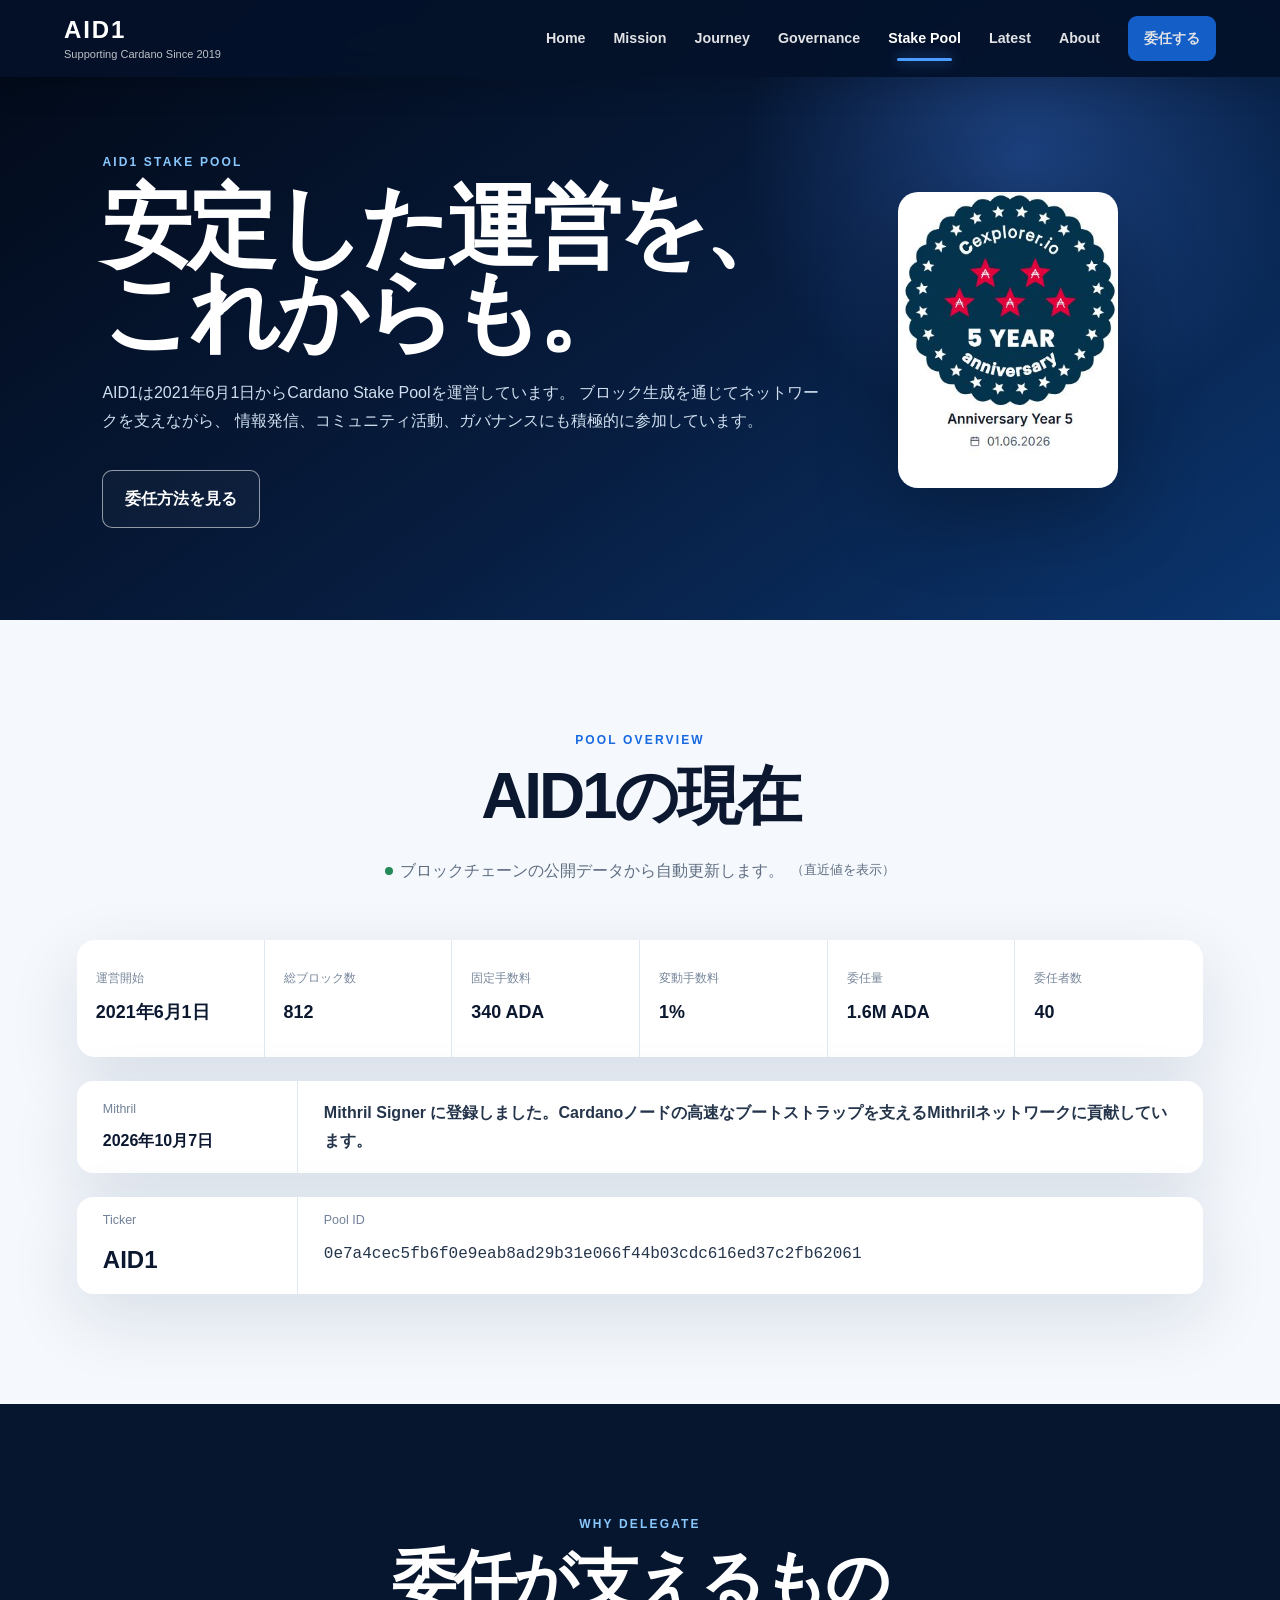
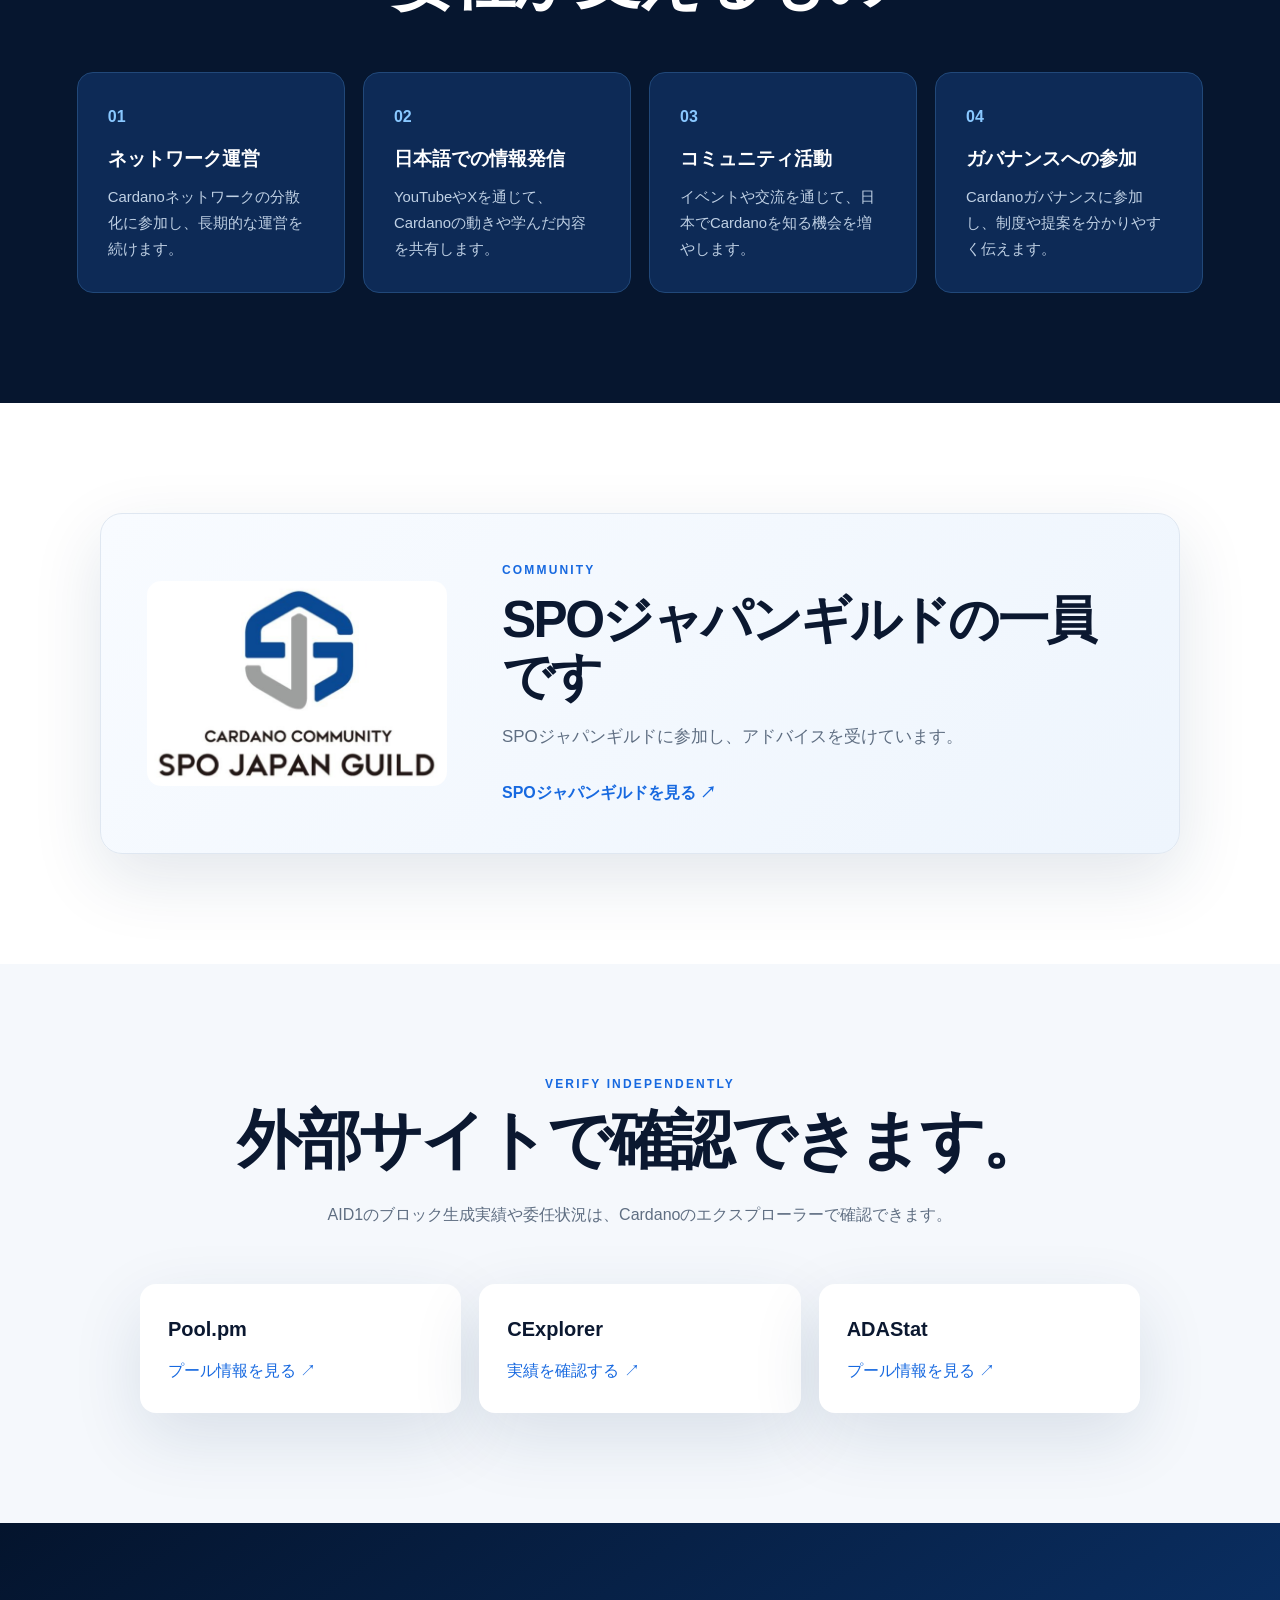
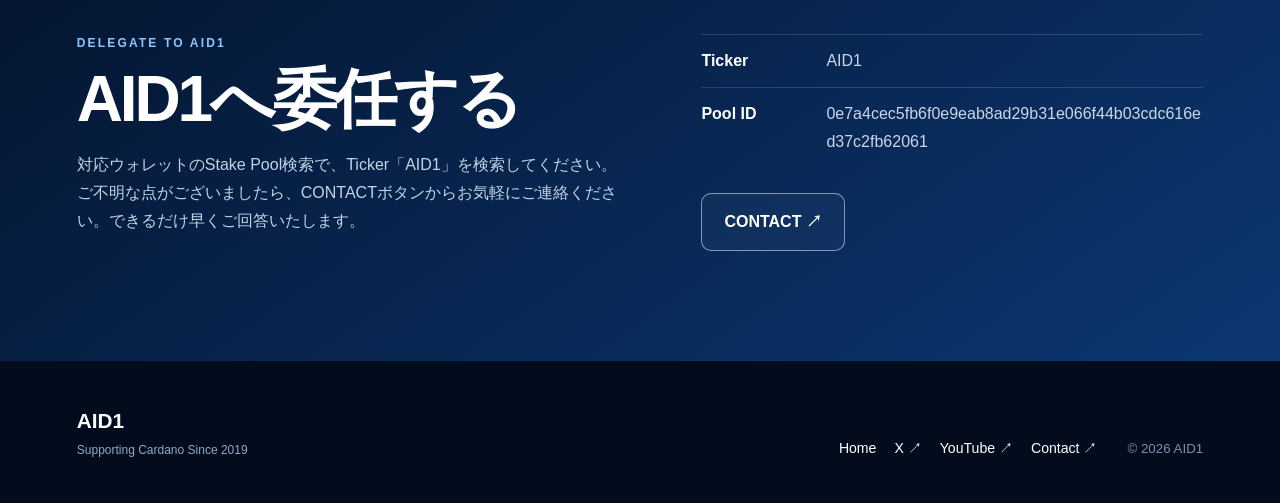
<file: stake-pool.html>
<!doctype html>
<html lang="ja">
<head>
  <meta charset="utf-8">
  <meta name="viewport" content="width=device-width, initial-scale=1">
  <title>Stake Pool | AID1</title>
  <meta name="description" content="AID1 Stake Poolの運営情報、実績、手数料、委任方法を掲載しています。">
  <meta name="theme-color" content="#06162f">
  <link rel="stylesheet" href="styles.css">
  <script defer src="script.js"></script>
</head>
<body class="stake-page">
  <a class="skip-link" href="#main">本文へ移動</a>

  <header class="site-header scrolled">
    <a class="brand" href="index.html" aria-label="AID1 ホーム">
      <span class="brand-name">AID1</span>
      <span class="brand-tagline">Supporting Cardano Since 2019</span>
    </a>
    <button class="menu-button" type="button" aria-label="メニューを開く"
            aria-expanded="false" aria-controls="global-nav" data-menu-button>
      <span></span><span></span><span></span>
    </button>
        <nav class="global-nav" id="global-nav" aria-label="メインナビゲーション" data-nav>
      <a href="index.html">Home</a>
      <a href="index.html#mission">Mission</a>
      <a href="journey.html">Journey</a>
      <a href="governance.html">Governance</a>
      <a href="stake-pool.html" aria-current="page">Stake Pool</a>
      <a href="index.html#latest">Latest</a>
      <a href="about.html">About</a>
      <a class="nav-button" href="index.html#delegate">委任する</a>
    </nav>
  </header>

  <main id="main">
    <section class="subhero">
      <div class="subhero-inner">
        <p class="overline">AID1 Stake Pool</p>
        <h1>安定した運営を、<br>これからも。</h1>
        <p>
          AID1は2021年6月1日からCardano Stake Poolを運営しています。
          ブロック生成を通じてネットワークを支えながら、
          情報発信、コミュニティ活動、ガバナンスにも積極的に参加しています。
        </p>
        <div class="hero-actions">
          <a class="button button-primary" href="#delegate">委任方法を見る</a>
        </div>
      </div>
      <div class="subhero-badge">
        <img src="assets/pool-5years-2026.jpg" alt="AID1 Stake Pool 5周年">
      </div>
    </section>

    <section class="section pool-overview">
      <div class="section-heading">
        <p class="overline overline-blue">Pool overview</p>
        <h2>AID1の現在</h2>
        <p class="live-data-note"><span class="live-dot"></span>ブロックチェーンの公開データから自動更新します。<span id="pool-data-status">取得中…</span></p>
      </div>

      <div class="pool-metrics pool-metrics-detail">
        <div><span>運営開始</span><strong>2021年6月1日</strong></div>
        <div><span>総ブロック数</span><strong id="metric-blocks">812</strong></div>
        <div><span>固定手数料</span><strong id="metric-fixed-cost">340 ADA</strong></div>
        <div><span>変動手数料</span><strong id="metric-margin">1%</strong></div>
        <div><span>委任量</span><strong id="metric-live-stake">1.6M ADA</strong></div>
        <div><span>委任者数</span><strong id="metric-delegators">40</strong></div>
      </div>
      <div class="mithril-status reveal">
        <div>
          <span>Mithril</span>
          <strong>2026年10月7日</strong>
        </div>
        <div>
          <p>Mithril Signer に登録しました。Cardanoノードの高速なブートストラップを支えるMithrilネットワークに貢献しています。</p>
        </div>
      </div>

      <div class="pool-identity reveal">
        <div>
          <span>Ticker</span>
          <strong>AID1</strong>
        </div>
        <div>
          <span>Pool ID</span>
          <code>0e7a4cec5fb6f0e9eab8ad29b31e066f44b03cdc616ed37c2fb62061</code>
        </div>
      </div>
    </section>


    

    <section class="section pool-philosophy">
      <div class="section-heading">
        <p class="overline">Why delegate</p>
        <h2>委任が支えるもの</h2>
      </div>

      <div class="support-grid">
        <article>
          <span>01</span>
          <h3>ネットワーク運営</h3>
          <p>Cardanoネットワークの分散化に参加し、長期的な運営を続けます。</p>
        </article>
        <article>
          <span>02</span>
          <h3>日本語での情報発信</h3>
          <p>YouTubeやXを通じて、Cardanoの動きや学んだ内容を共有します。</p>
        </article>
        <article>
          <span>03</span>
          <h3>コミュニティ活動</h3>
          <p>イベントや交流を通じて、日本でCardanoを知る機会を増やします。</p>
        </article>
        <article>
          <span>04</span>
          <h3>ガバナンスへの参加</h3>
          <p>Cardanoガバナンスに参加し、制度や提案を分かりやすく伝えます。</p>
        </article>
      </div>
    </section>

<section class="section guild-section">
      <div class="guild-card reveal">
        <a class="guild-logo-link"
           href="https://spojapanguild.net/"
           target="_blank"
           rel="noopener"
           aria-label="SPOジャパンギルドのウェブサイトを開く">
          <img src="assets/spo-japan-guild.jpg" alt="Cardano Community SPO Japan Guild">
        </a>

        <div class="guild-copy">
          <p class="overline overline-blue">Community</p>
          <h2>SPOジャパンギルドの一員です</h2>
          <p>SPOジャパンギルドに参加し、アドバイスを受けています。</p>
          <a class="guild-site-link"
             href="https://spojapanguild.net/"
             target="_blank"
             rel="noopener">
            SPOジャパンギルドを見る ↗
          </a>
        </div>
      </div>
    </section>

    

    <section class="section explorer-section">
      <div class="section-heading">
        <p class="overline overline-blue">Verify independently</p>
        <h2>外部サイトで確認できます。</h2>
        <p>AID1のブロック生成実績や委任状況は、Cardanoのエクスプローラーで確認できます。</p>
      </div>

      <div class="explorer-grid">
        <a href="https://pool.pm/pool1peayemzlkmcwn64c455mx8sxdaztq0xuv9hdxlp0kcsxz57up3z" target="_blank" rel="noopener">
          <strong>Pool.pm</strong><span>プール情報を見る ↗</span>
        </a>
        <a href="https://cexplorer.io/pool/pool1peayemzlkmcwn64c455mx8sxdaztq0xuv9hdxlp0kcsxz57up3z" target="_blank" rel="noopener">
          <strong>CExplorer</strong><span>実績を確認する ↗</span>
        </a>
        <a href="https://adastat.net/pools/0e7a4cec5fb6f0e9eab8ad29b31e066f44b03cdc616ed37c2fb62061" target="_blank" rel="noopener">
          <strong>ADAStat</strong><span>プール情報を見る ↗</span>
        </a>
      </div>
    </section>

    

    <section class="section delegate" id="delegate">
      <div class="delegate-inner">
        <div>
          <p class="overline">Delegate to AID1</p>
          <h2>AID1へ委任する</h2>
          <p>
            対応ウォレットのStake Pool検索で、Ticker「AID1」を検索してください。
            ご不明な点がございましたら、CONTACTボタンからお気軽にご連絡ください。できるだけ早くご回答いたします。
          </p>
        </div>
        <div class="delegate-details">
          <dl>
            <div><dt>Ticker</dt><dd>AID1</dd></div>
            <div><dt>Pool ID</dt><dd>0e7a4cec5fb6f0e9eab8ad29b31e066f44b03cdc616ed37c2fb62061</dd></div>
          </dl>
          <div class="delegate-actions">
          <a class="button button-outline" href="https://docs.google.com/forms/d/e/1FAIpQLSclyWUXhtwRU5c9HEgigheav-uTmhNKpQemnAk3iI0UZRN9fw/viewform?usp=header" target="_blank" rel="noopener">
            CONTACT ↗
          </a>
        </div>
        </div>
      </div>
    </section>
  </main>

  <footer class="footer">
    <div class="footer-brand">
      <strong>AID1</strong>
      <span>Supporting Cardano Since 2019</span>
    </div>
    <div class="footer-links">
      <a href="index.html">Home</a>
      <a href="https://x.com/shuwaku2" target="_blank" rel="noopener">X ↗</a>
      <a href="https://www.youtube.com/channel/UC-I6QtYNZDnPlsbpNulwnJg" target="_blank" rel="noopener">YouTube ↗</a>
      <a href="https://docs.google.com/forms/d/e/1FAIpQLSclyWUXhtwRU5c9HEgigheav-uTmhNKpQemnAk3iI0UZRN9fw/viewform?usp=header" target="_blank" rel="noopener">Contact ↗</a>
    </div>
    <small>© 2026 AID1</small>
  </footer>

  

<script>
(function(){
  const status = document.getElementById("pool-data-status");

  const setText = (id, value) => {
    const el = document.getElementById(id);
    if (el && value !== undefined && value !== null && value !== "") el.textContent = value;
  };

  const lovelaceToAda = value => {
    const n = Number(value) / 1000000;
    if (!Number.isFinite(n)) return null;
    if (n >= 1000000) return (n / 1000000).toFixed(2).replace(/\.?0+$/,"") + "M ADA";
    if (n >= 1000) return (n / 1000).toFixed(1).replace(/\.0$/,"") + "K ADA";
    return Math.round(n).toLocaleString("ja-JP") + " ADA";
  };

  async function loadPoolData(){
    try{
      if (status) status.textContent = "（更新データを確認中…）";
      const response = await fetch("pool-data.json?ts=" + Date.now(), {cache:"no-store"});
      if (!response.ok) throw new Error("HTTP " + response.status);
      const d = await response.json();

      setText("metric-blocks", d.block_count);
      if (d.fixed_cost != null) setText("metric-fixed-cost", lovelaceToAda(d.fixed_cost));
      if (d.margin != null) setText("metric-margin", (Number(d.margin)*100).toFixed(2).replace(/\.?0+$/,"") + "%");
      if (d.live_stake != null) setText("metric-live-stake", lovelaceToAda(d.live_stake));
      if (d.live_delegators != null) setText("metric-delegators", d.live_delegators);

      if (status) {
        if (d.updated_at) {
          status.textContent = "（自動更新 " + new Date(d.updated_at).toLocaleString("ja-JP") + "）";
        } else {
          status.textContent = "（直近値を表示）";
        }
      }
    } catch (e) {
      if (status) status.textContent = "（直近値を表示）";
    }
  }

  loadPoolData();
})();
</script>
</body>
</html>
</file>
<file: styles.css>
:root{
  --navy:#06162f;
  --navy-2:#0a2a59;
  --blue:#1769e0;
  --blue-light:#9dceff;
  --ink:#0b1830;
  --muted:#5f6e82;
  --line:#dfe7f1;
  --soft:#f5f8fc;
  --white:#ffffff;
  --max:1240px;
  --shadow:0 24px 70px rgba(18,48,89,.12);
}
*{box-sizing:border-box}
html{scroll-behavior:smooth}
body{
  margin:0;
  background:#fff;
  color:var(--ink);
  font-family:"Noto Sans JP","Yu Gothic UI","Yu Gothic","Hiragino Kaku Gothic ProN",Inter,Arial,sans-serif;
  line-height:1.75;
  -webkit-font-smoothing:antialiased;
}
img{max-width:100%;display:block}
a{color:inherit;text-decoration:none}
button{font:inherit}
.skip-link{
  position:fixed;left:1rem;top:-4rem;z-index:1000;
  padding:.7rem 1rem;background:#fff;color:#000;border-radius:.5rem;
}
.skip-link:focus{top:1rem}
.site-header{
  position:fixed;inset:0 0 auto 0;z-index:100;
  display:flex;align-items:center;justify-content:space-between;
  padding:16px 5vw;color:#fff;
  background:linear-gradient(to bottom,rgba(3,13,31,.9),rgba(3,13,31,0));
  transition:.3s ease;
}
.site-header.scrolled{
  background:rgba(4,18,42,.94);
  backdrop-filter:blur(14px);
  box-shadow:0 10px 30px rgba(0,0,0,.15);
}
.brand{display:flex;flex-direction:column;line-height:1.1}
.brand-name{font-size:1.5rem;font-weight:800;letter-spacing:.08em}
.brand-tagline{font-size:.69rem;opacity:.74;margin-top:5px}
.global-nav{display:flex;align-items:center;gap:28px;font-size:.89rem;font-weight:600}
.global-nav a{opacity:.88;transition:.2s}
.global-nav a:hover{opacity:1;color:var(--blue-light)}
.nav-button{padding:10px 16px;border-radius:9px;background:var(--blue);color:#fff!important}
.menu-button{display:none;border:0;background:transparent;padding:8px}
.menu-button span{display:block;width:24px;height:2px;background:#fff;margin:5px 0}
.hero{
  position:relative;min-height:100vh;overflow:hidden;
  display:grid;grid-template-columns:minmax(0,1.25fr) minmax(310px,.75fr);
  align-items:center;gap:70px;
  padding:120px 7vw 90px;color:#fff;
  background:
    radial-gradient(circle at 76% 24%,rgba(63,137,255,.38),transparent 25%),
    radial-gradient(circle at 19% 17%,rgba(87,191,255,.14),transparent 20%),
    linear-gradient(145deg,#020917 0%,#061a3a 53%,#0b3269 100%);
}
.hero-atmosphere{
  position:absolute;inset:0;opacity:.58;
  background-image:
    radial-gradient(circle at 20% 30%,#fff 0 1px,transparent 1.5px),
    radial-gradient(circle at 67% 18%,#fff 0 1px,transparent 1.5px),
    radial-gradient(circle at 82% 48%,#fff 0 1px,transparent 1.5px),
    radial-gradient(circle at 43% 77%,#fff 0 1px,transparent 1.5px);
  background-size:120px 120px,170px 170px,220px 220px,260px 260px;
}
.hero-mountain{
  position:absolute;left:-6%;right:-6%;bottom:-13%;height:54%;
  background:
    linear-gradient(154deg,transparent 49.2%,rgba(26,74,133,.44) 49.4%,rgba(1,8,22,.98) 50%) left/61% 100% no-repeat,
    linear-gradient(206deg,transparent 49.2%,rgba(45,101,164,.34) 49.4%,rgba(1,8,22,.98) 50%) right/63% 100% no-repeat;
  filter:drop-shadow(0 -10px 70px rgba(38,112,222,.18));
}
.hero-content,.hero-stats{position:relative;z-index:2}
.overline{
  margin:0;
  color:#89c8ff;font-size:.75rem;font-weight:800;
  letter-spacing:.18em;text-transform:uppercase;
}
.overline-blue{color:var(--blue)}
.hero h1{
  margin:18px 0 24px;
  font-family:Inter,"Segoe UI",Arial,sans-serif;
  font-size:clamp(4rem,8vw,8.2rem);
  line-height:.91;letter-spacing:-.06em;
}
.hero h1 span{color:#a7d5ff}
.hero-jp{margin:0 0 18px;font-size:clamp(1.35rem,2.3vw,2rem);font-weight:700}
.hero-summary{max-width:720px;color:#d4e1f1}
.hero-actions{display:flex;gap:14px;flex-wrap:wrap;margin-top:35px}
.button{
  display:inline-flex;align-items:center;justify-content:center;
  padding:14px 22px;border-radius:10px;font-weight:800;
  transition:transform .2s ease,box-shadow .2s ease;
}
.button:hover{transform:translateY(-2px)}
.button-primary{background:var(--blue);color:#fff;box-shadow:0 14px 34px rgba(23,105,224,.34)}
.button-outline{border:1px solid rgba(255,255,255,.5);color:#fff;background:rgba(255,255,255,.03)}
.hero-stats{
  padding:28px;border-radius:22px;
  background:rgba(3,15,35,.62);
  border:1px solid rgba(255,255,255,.16);
  backdrop-filter:blur(16px);box-shadow:0 25px 80px rgba(0,0,0,.26);
}
.stats-title{margin:0 0 20px;color:#a5bedb;font-size:.76rem;letter-spacing:.14em;text-transform:uppercase}
.stats-grid{display:grid;grid-template-columns:repeat(2,1fr);gap:16px}
.stats-grid div{padding:18px;border-radius:14px;background:rgba(255,255,255,.045)}
.stats-grid strong{display:block;font-size:1.7rem}
.stats-grid span{display:block;margin-top:4px;color:#b7cae1;font-size:.77rem}
.scroll-indicator{
  position:absolute;z-index:2;left:50%;bottom:20px;transform:translateX(-50%);
  display:flex;flex-direction:column;align-items:center;gap:8px;
  color:#9eb8d8;font-size:.66rem;letter-spacing:.2em;text-transform:uppercase;
}
.scroll-indicator i{display:block;width:1px;height:32px;background:linear-gradient(#9eb8d8,transparent)}
.section{padding:110px 6vw}
.section-center{max-width:920px;margin:0 auto;text-align:center}
.section h2{
  margin:10px 0 24px;
  font-family:Inter,"Segoe UI",Arial,sans-serif;
  font-size:clamp(2.5rem,5vw,5.2rem);
  line-height:1.12;letter-spacing:-.05em;
}
.large-copy{font-size:1.1rem;color:#46566a}
.principles{
  width:min(var(--max),100%);margin:65px auto 0;
  display:grid;grid-template-columns:repeat(4,1fr);gap:18px;
}
.principle{padding:30px 26px;border-top:2px solid var(--blue)}
.principle span{color:var(--blue);font-weight:800}
.principle h3{font-family:Inter,Arial,sans-serif;margin:12px 0 9px}
.principle p{margin:0;color:var(--muted);font-size:.92rem}
.journey-preview{background:var(--soft)}
.section-heading{max-width:850px;margin:0 auto 55px;text-align:center}
.section-heading>p:last-child{color:var(--muted)}
.journey-scenes{width:min(1160px,100%);margin:0 auto;display:grid;gap:30px}
.scene{
  display:grid;grid-template-columns:1.1fr .9fr;min-height:430px;
  border-radius:22px;overflow:hidden;box-shadow:var(--shadow);
}
.scene:nth-child(even){grid-template-columns:.9fr 1.1fr}
.scene:nth-child(even) .scene-image{order:2}
.scene-light{background:#fff}
.scene-dark{background:var(--navy);color:#fff}
.scene-image{min-height:430px;background:#dce6f2}
.scene-image img{width:100%;height:100%;object-fit:cover}
.scene-image-wide img{object-position:center center}
.scene-copy{display:flex;flex-direction:column;justify-content:center;padding:50px}
.scene-year{margin:0;color:var(--blue);font-weight:800;letter-spacing:.08em}
.scene-dark .scene-year{color:#8bc7ff}
.scene-copy h3{
  margin:8px 0 15px;font-family:Inter,Arial,sans-serif;
  font-size:clamp(2rem,4vw,3.7rem);line-height:1.05;letter-spacing:-.04em;
}
.scene-copy p:last-child{margin:0;color:var(--muted)}
.scene-dark .scene-copy p:last-child{color:#c6d5e7}
.mission{background:linear-gradient(135deg,var(--navy),#0b356f);color:#fff}
.mission-grid{width:min(var(--max),100%);margin:0 auto;display:grid;grid-template-columns:.9fr 1.1fr;gap:90px;align-items:center}
.mission-heading h2{margin-bottom:0}
.mission-copy p{font-size:clamp(1.2rem,2.2vw,1.75rem);color:#d2dfef}
.why-aid1{background:#fff}
.why-card{
  width:min(var(--max),100%);margin:0 auto;padding:60px;
  display:grid;grid-template-columns:.8fr 1.2fr;gap:80px;
  border:1px solid var(--line);border-radius:22px;background:#fff;
}
.why-card h2{font-size:clamp(2.2rem,4vw,4rem)}
.why-card>div:last-child>p:first-child{font-size:1.08rem;color:#3f4f64}
.small-note{color:#7a8797;font-size:.83rem}
.pool{background:var(--soft)}
.pool-heading{width:min(var(--max),100%);margin:0 auto 38px;display:flex;align-items:center;justify-content:space-between;gap:30px}
.pool-heading img{width:128px;border-radius:16px;box-shadow:var(--shadow)}
.pool-metrics{
  width:min(var(--max),100%);margin:0 auto;
  display:grid;grid-template-columns:repeat(6,1fr);
  overflow:hidden;border-radius:18px;background:#fff;box-shadow:var(--shadow);
}
.pool-metrics div{padding:28px 19px;border-right:1px solid var(--line)}
.pool-metrics div:last-child{border-right:0}
.pool-metrics span{display:block;color:#78879b;font-size:.77rem}
.pool-metrics strong{display:block;margin-top:8px;font-size:1.12rem}
.external-links{width:min(var(--max),100%);margin:22px auto 0;display:flex;gap:12px}
.external-links a{padding:11px 16px;border:1px solid #c3d0e0;border-radius:9px;background:#fff;font-weight:700}
.external-links span{color:var(--blue)}
.latest-header{
  width:min(var(--max),100%);margin:0 auto 35px;
  display:flex;align-items:end;justify-content:space-between;gap:30px;
}
.latest-header h2{margin-bottom:0}
.history-button{border:1px solid #c6d2e0;background:#fff;border-radius:999px;padding:11px 17px;cursor:pointer;color:#44556a}
.update-list{width:min(var(--max),100%);margin:0 auto;border-top:1px solid var(--line)}
.update-item{
  display:grid;grid-template-columns:160px 1fr;gap:30px;
  align-items:center;padding:27px 0;border-bottom:1px solid var(--line);
}
.update-item time{font-weight:700;color:#6a788a}
.update-item span{font-size:.72rem;color:var(--blue);font-weight:800;text-transform:uppercase;letter-spacing:.12em}
.update-item h3{margin:5px 0 0;font-size:1.15rem}
.delegate{background:linear-gradient(145deg,#04142d,#0c3773);color:#fff}
.delegate-inner{width:min(var(--max),100%);margin:0 auto;display:grid;grid-template-columns:1.05fr .95fr;gap:70px;align-items:center}
.delegate-inner h2{margin:10px 0}
.delegate-inner>div:first-child>p:last-child{color:#c4d4e7}
.delegate-details dl{margin:0 0 25px}
.delegate-details dl div{display:grid;grid-template-columns:110px 1fr;gap:15px;padding:12px 0;border-top:1px solid rgba(255,255,255,.14)}
.delegate-details dt{font-weight:800}
.delegate-details dd{margin:0;word-break:break-all;color:#cad7e7}
.thank-you{background:#fff}
.footer{
  padding:42px 6vw;background:#020c1d;color:#fff;
  display:grid;grid-template-columns:1fr auto auto;gap:30px;align-items:end;
}
.footer-brand{display:flex;flex-direction:column}
.footer-brand strong{font-size:1.3rem}
.footer-brand span{color:#8fa9c9;font-size:.75rem}
.footer-links{display:flex;gap:18px;flex-wrap:wrap;font-size:.88rem}
.footer small{color:#7b91ad}
.history-dialog{
  width:min(650px,calc(100% - 32px));border:0;border-radius:18px;padding:30px;
  color:var(--ink);box-shadow:0 30px 100px rgba(0,0,0,.25);
}
.history-dialog::backdrop{background:rgba(2,10,24,.7);backdrop-filter:blur(5px)}
.dialog-header{display:flex;justify-content:space-between;align-items:flex-start}
.dialog-header h2{margin:6px 0 20px;font-size:2.2rem}
.dialog-close{border:0;background:#eef3f8;width:38px;height:38px;border-radius:50%;font-size:1.6rem;cursor:pointer}
.history-dialog ol{list-style:none;padding:0;margin:0}
.history-dialog li{display:grid;grid-template-columns:120px 1fr;gap:20px;padding:15px 0;border-top:1px solid var(--line)}
.history-dialog time{font-weight:700;color:#66768a}
.reveal{opacity:0;transform:translateY(30px);transition:opacity .75s ease,transform .75s ease}
.reveal.visible{opacity:1;transform:none}
@media (prefers-reduced-motion:reduce){
  html{scroll-behavior:auto}
  .reveal{opacity:1;transform:none;transition:none}
  .button{transition:none}
}
@media(max-width:1000px){
  .global-nav a:not(.nav-button){display:none}
  .hero{grid-template-columns:1fr;padding-top:140px}
  .hero-stats{max-width:680px}
  .principles{grid-template-columns:repeat(2,1fr)}
  .mission-grid,.why-card,.delegate-inner{grid-template-columns:1fr;gap:35px}
  .pool-metrics{grid-template-columns:repeat(3,1fr)}
  .pool-metrics div:nth-child(3){border-right:0}
  .footer{grid-template-columns:1fr}
}
@media(max-width:720px){
  .site-header{padding:14px 18px}
  .brand-tagline{display:none}
  .menu-button{display:block}
  .global-nav{
    position:absolute;top:62px;right:18px;display:none;flex-direction:column;
    align-items:stretch;gap:0;width:220px;padding:10px;
    background:#061a3a;border:1px solid #17365f;border-radius:12px;
  }
  .global-nav.open{display:flex}
  .global-nav a,.global-nav a:not(.nav-button){display:block;padding:11px 12px}
  .nav-button{text-align:center;margin-top:6px}
  .hero{min-height:auto;padding:110px 20px 80px}
  .hero h1{font-size:3.45rem}
  .hero-actions{display:grid}
  .stats-grid{grid-template-columns:repeat(2,1fr)}
  .section{padding:76px 20px}
  .principles{grid-template-columns:1fr}
  .scene,.scene:nth-child(even){grid-template-columns:1fr;min-height:0}
  .scene:nth-child(even) .scene-image{order:0}
  .scene-image{min-height:270px}
  .scene-copy{padding:32px 25px}
  .why-card{padding:30px 24px}
  .pool-heading{align-items:flex-start}
  .pool-heading img{width:88px}
  .pool-metrics{grid-template-columns:repeat(2,1fr)}
  .pool-metrics div:nth-child(3){border-right:1px solid var(--line)}
  .pool-metrics div:nth-child(even){border-right:0}
  .external-links{display:grid}
  .latest-header{align-items:flex-start;flex-direction:column}
  .update-item{grid-template-columns:1fr;gap:6px}
  .footer{padding:35px 20px}
}


/* ===== HOME v1.1 refinements ===== */

/* Larger AID1 brand in header */
.home-v11 .brand-name{
  font-size:2.05rem;
  line-height:1;
}
.home-v11 .brand-tagline{
  font-size:.76rem;
  margin-top:7px;
}
.home-v11 .site-header{
  padding-top:18px;
  padding-bottom:18px;
}

/* Give the opening identity statement slightly more presence */
.home-v11 .story .section-center{
  max-width:980px;
}
.home-v11 .story .section-center h2{
  font-size:clamp(2.9rem,5.3vw,5.5rem);
}

/* Make Journey substantially more compact */
.home-v11 .journey-scenes{
  width:min(980px,100%);
  gap:22px;
}
.home-v11 .scene{
  min-height:260px;
  grid-template-columns:1fr 1fr;
}
.home-v11 .scene:nth-child(even){
  grid-template-columns:1fr 1fr;
}
.home-v11 .scene-image{
  min-height:260px;
}
.home-v11 .scene-copy{
  padding:32px 34px;
}
.home-v11 .scene-copy h3{
  font-size:clamp(1.7rem,3.2vw,2.8rem);
  margin-bottom:10px;
}
.home-v11 .scene-copy p:last-child{
  font-size:.93rem;
}

/* Reduce the visual dominance of pool badges */
.home-v11 .journey-scenes .scene:nth-child(2) .scene-image img,
.home-v11 .journey-scenes .scene:nth-child(5) .scene-image img{
  object-fit:contain;
  padding:28px;
  background:#f5f8fc;
}
.home-v11 .pool-heading img{
  width:82px;
}

/* Make Why AID1 equal in presence to Mission */
.home-v11 .why-aid1{
  background:linear-gradient(180deg,#ffffff 0%,#f4f8fc 100%);
}
.home-v11 .why-card{
  padding:72px 64px;
  box-shadow:var(--shadow);
  border:0;
}
.home-v11 .why-card h2{
  font-size:clamp(2.8rem,4.8vw,4.8rem);
}
.home-v11 .why-card>div:last-child>p:first-child{
  font-size:1.18rem;
  line-height:1.9;
}

/* More recognizable Mount Fuji silhouette in the hero */
.home-v11 .hero-mountain{
  left:10%;
  right:8%;
  bottom:-7%;
  height:50%;
  clip-path:polygon(
    0 100%,
    18% 72%,
    31% 65%,
    45% 50%,
    51% 38%,
    57% 50%,
    71% 65%,
    84% 74%,
    100% 100%
  );
  background:
    linear-gradient(180deg,rgba(34,86,148,.55),rgba(1,8,22,.98));
  filter:drop-shadow(0 -18px 80px rgba(45,120,220,.2));
}
.home-v11 .hero-mountain::after{
  content:"";
  position:absolute;
  left:44%;
  top:34%;
  width:14%;
  height:18%;
  background:rgba(235,244,255,.75);
  clip-path:polygon(50% 0,100% 100%,67% 76%,50% 88%,34% 76%,0 100%);
}

/* Slightly reduce hero panel density */
.home-v11 .hero-stats{
  padding:24px;
}
.home-v11 .stats-grid div{
  padding:15px;
}

@media(max-width:720px){
  .home-v11 .brand-name{font-size:1.65rem}
  .home-v11 .scene,
  .home-v11 .scene:nth-child(even){
    grid-template-columns:1fr;
  }
  .home-v11 .scene-image{
    min-height:210px;
  }
  .home-v11 .why-card{
    padding:38px 26px;
  }
}


/* ===== Shared additions for Site v1.2 ===== */
.button-dark{
  background:var(--navy);
  color:#fff;
}
.pool-detail-link{
  width:min(var(--max),100%);
  margin:24px auto 0;
}

/* ===== Stake Pool page ===== */
.stake-page{
  background:#fff;
}
.subhero{
  min-height:620px;
  display:grid;
  grid-template-columns:1fr 280px;
  align-items:center;
  gap:70px;
  padding:150px 8vw 90px;
  color:#fff;
  background:
    radial-gradient(circle at 80% 25%,rgba(72,139,255,.32),transparent 25%),
    linear-gradient(145deg,#020917,#071c3e 55%,#0b356e);
}
.subhero-inner{
  max-width:850px;
}
.subhero h1{
  margin:12px 0 24px;
  font-size:clamp(3.6rem,7vw,7rem);
  line-height:.95;
  letter-spacing:-.055em;
}
.subhero p:not(.overline){
  max-width:740px;
  color:#d0dfef;
}
.subhero-badge img{
  width:220px;
  border-radius:20px;
  box-shadow:0 25px 80px rgba(0,0,0,.28);
}
.pool-overview{
  background:var(--soft);
}
.pool-metrics-detail{
  margin-bottom:24px;
}
.pool-identity{
  width:min(var(--max),100%);
  margin:0 auto;
  display:grid;
  grid-template-columns:220px 1fr;
  border-radius:16px;
  overflow:hidden;
  background:#fff;
  box-shadow:var(--shadow);
}
.pool-identity>div{
  padding:26px;
}
.pool-identity>div+div{
  border-left:1px solid var(--line);
}
.pool-identity span{
  display:block;
  color:#718198;
  font-size:.78rem;
  margin-bottom:7px;
}
.pool-identity strong{
  font-size:1.5rem;
}
.pool-identity code{
  word-break:break-all;
  color:#25354b;
}
.pool-philosophy{
  background:var(--navy);
  color:#fff;
}
.pool-philosophy .section-heading>p:last-child{
  color:#b9cbe2;
}
.support-grid{
  width:min(var(--max),100%);
  margin:0 auto;
  display:grid;
  grid-template-columns:repeat(4,1fr);
  gap:18px;
}
.support-grid article{
  padding:30px;
  border-radius:16px;
  background:#0d2a56;
  border:1px solid #214879;
}
.support-grid span{
  color:#89c8ff;
  font-weight:800;
}
.support-grid h3{
  margin:12px 0 8px;
}
.support-grid p{
  margin:0;
  color:#bfd0e4;
  font-size:.93rem;
}
.operation-section{
  background:#fff;
}
.operation-grid{
  width:min(var(--max),100%);
  margin:0 auto;
  display:grid;
  grid-template-columns:1.1fr .9fr;
  gap:70px;
  align-items:center;
}
.operation-copy h2{
  font-size:clamp(2.5rem,5vw,4.8rem);
}
.operation-copy p:last-child{
  color:var(--muted);
}
.operation-points{
  display:grid;
  grid-template-columns:repeat(3,1fr);
  gap:12px;
}
.operation-points div{
  padding:28px 20px;
  border-radius:16px;
  background:var(--soft);
  text-align:center;
}
.operation-points strong{
  display:block;
  font-size:2rem;
}
.operation-points span{
  color:#6f7d90;
  font-size:.82rem;
}
.explorer-section{
  background:var(--soft);
}
.explorer-grid{
  width:min(1000px,100%);
  margin:0 auto;
  display:grid;
  grid-template-columns:repeat(3,1fr);
  gap:18px;
}
.explorer-grid a{
  padding:28px;
  border-radius:16px;
  background:#fff;
  box-shadow:var(--shadow);
}
.explorer-grid strong{
  display:block;
  font-size:1.25rem;
}
.explorer-grid span{
  display:block;
  margin-top:10px;
  color:var(--blue);
}
.faq-list{
  width:min(900px,100%);
  margin:0 auto;
  border-top:1px solid var(--line);
}
.faq-list details{
  border-bottom:1px solid var(--line);
}
.faq-list summary{
  cursor:pointer;
  padding:22px 0;
  font-weight:700;
}
.faq-list p{
  margin:0 0 24px;
  color:var(--muted);
}
@media(max-width:1000px){
  .subhero{
    grid-template-columns:1fr;
  }
  .subhero-badge img{
    width:150px;
  }
  .support-grid{
    grid-template-columns:repeat(2,1fr);
  }
  .operation-grid{
    grid-template-columns:1fr;
  }
}
@media(max-width:720px){
  .subhero{
    padding:120px 20px 70px;
  }
  .subhero h1{
    font-size:3.4rem;
  }
  .pool-identity{
    grid-template-columns:1fr;
  }
  .pool-identity>div+div{
    border-left:0;
    border-top:1px solid var(--line);
  }
  .support-grid,
  .explorer-grid,
  .operation-points{
    grid-template-columns:1fr;
  }
}


/* ===== Active page navigation ===== */
.global-nav a[aria-current="page"]{
  position:relative;
  color:#fff;
  opacity:1;
}
.global-nav a[aria-current="page"]::after{
  content:"";
  position:absolute;
  left:12%;
  right:12%;
  bottom:-10px;
  height:3px;
  border-radius:999px;
  background:#4d9cff;
  box-shadow:0 0 14px rgba(77,156,255,.65);
}



/* ===== Site v1.4 navigation behavior ===== */
/* HOME menu items scroll within HOME; the dedicated Stake Pool page opens only from its detail button. */
@media(max-width:720px){
  .global-nav a[aria-current="page"]{
    background:transparent;
    border-radius:0;
  }
  .global-nav a[aria-current="page"]::after{
    display:block;
    left:12px;
    right:auto;
    bottom:5px;
    width:42px;
    height:3px;
  }
}


/* ===== Site v1.5: Equal-sized Journey cards ===== */
.home-v11 .journey-scenes{
  width:min(980px,100%);
  display:grid;
  gap:18px;
}

/* Every Journey card has exactly the same outer height */
.home-v11 .journey-card{
  height:300px;
  min-height:300px;
  max-height:300px;
  grid-template-columns:1fr 1fr;
  align-items:stretch;
}

/* Alternate image/text direction while keeping the same dimensions */
.home-v11 .journey-card:nth-child(even) .scene-image{order:2}
.home-v11 .journey-card:nth-child(even) .scene-copy{order:1}

/* Image and copy each occupy exactly half the card */
.home-v11 .journey-card .scene-image,
.home-v11 .journey-card .scene-copy{
  min-height:0;
  height:300px;
}

/* Regular photos are cropped consistently */
.home-v11 .journey-photo .scene-image img{
  width:100%;
  height:100%;
  object-fit:cover;
  object-position:center;
  padding:0;
}

/* Pool badges are fully visible inside the same fixed image area */
.home-v11 .journey-badge .scene-image{
  display:flex;
  align-items:center;
  justify-content:center;
  background:#f5f8fc;
}
.home-v11 .journey-badge .scene-image img{
  width:100%;
  height:100%;
  object-fit:contain;
  object-position:center;
  padding:26px;
  background:#f5f8fc;
}

/* Text block uses the same padding and vertical rhythm in all cards */
.home-v11 .journey-card .scene-copy{
  padding:28px 32px;
  overflow:hidden;
}
.home-v11 .journey-card .scene-year{
  flex:0 0 auto;
}
.home-v11 .journey-card .scene-copy h3{
  flex:0 0 auto;
  margin:7px 0 10px;
  font-size:clamp(1.65rem,3vw,2.6rem);
  line-height:1.06;
}
.home-v11 .journey-card .scene-copy p:last-child{
  margin:0;
  font-size:.9rem;
  line-height:1.65;
}

/* Mobile: same height for all five cards, stacked image over text */
@media(max-width:720px){
  .home-v11 .journey-card,
  .home-v11 .journey-card:nth-child(even){
    height:420px;
    min-height:420px;
    max-height:420px;
    grid-template-columns:1fr;
    grid-template-rows:220px 200px;
  }

  .home-v11 .journey-card .scene-image,
  .home-v11 .journey-card .scene-copy{
    height:auto;
    min-height:0;
  }

  .home-v11 .journey-card:nth-child(even) .scene-image,
  .home-v11 .journey-card:nth-child(even) .scene-copy{
    order:initial;
  }

  .home-v11 .journey-card .scene-image{
    grid-row:1;
  }

  .home-v11 .journey-card .scene-copy{
    grid-row:2;
    padding:22px 24px;
  }

  .home-v11 .journey-badge .scene-image img{
    padding:18px;
  }

  .home-v11 .journey-card .scene-copy h3{
    font-size:1.7rem;
  }
}


/* ===== Governance teaser on HOME ===== */
.governance-teaser{
  background:#fff;
}
.governance-teaser-grid{
  width:min(var(--max),100%);
  margin:0 auto;
  display:grid;
  grid-template-columns:1.05fr .95fr;
  gap:0;
  overflow:hidden;
  border-radius:22px;
  background:var(--soft);
  box-shadow:var(--shadow);
}
.governance-teaser-image{
  min-height:430px;
}
.governance-teaser-image img{
  width:100%;
  height:100%;
  object-fit:cover;
}
.governance-teaser-copy{
  padding:55px;
  display:flex;
  flex-direction:column;
  justify-content:center;
}
.governance-teaser-copy h2{
  font-size:clamp(2.4rem,4vw,4rem);
}
.governance-teaser-copy p{
  color:var(--muted);
  margin-bottom:26px;
}

/* ===== Governance page ===== */
.governance-hero{
  min-height:690px;
  display:grid;
  grid-template-columns:1fr 1fr;
  align-items:stretch;
  color:#fff;
  background:linear-gradient(145deg,#020917,#071c3e 58%,#0b356e);
}
.governance-hero-copy{
  padding:160px 7vw 90px;
  display:flex;
  flex-direction:column;
  justify-content:center;
}
.governance-hero-copy h1{
  margin:14px 0 24px;
  font-size:clamp(3.7rem,7vw,7rem);
  line-height:.96;
  letter-spacing:-.055em;
}
.governance-hero-copy p:last-child{
  max-width:760px;
  color:#d0dfef;
}
.governance-hero-image{
  min-height:690px;
}
.governance-hero-image img{
  width:100%;
  height:100%;
  object-fit:cover;
}
.governance-role-grid{
  width:min(var(--max),100%);
  margin:0 auto;
  display:grid;
  grid-template-columns:repeat(3,1fr);
  gap:18px;
}
.governance-role-card{
  padding:30px;
  border-top:3px solid var(--blue);
  background:#fff;
  box-shadow:var(--shadow);
}
.governance-role-card span{
  color:var(--blue);
  font-weight:800;
}
.governance-role-card h3{
  margin:12px 0 8px;
}
.governance-role-card p{
  margin:0;
  color:var(--muted);
}
.governance-principles{
  background:var(--navy);
  color:#fff;
}
.governance-principles-grid{
  width:min(var(--max),100%);
  margin:0 auto;
  display:grid;
  grid-template-columns:.8fr 1.2fr;
  gap:80px;
}
.governance-principles-heading h2{
  font-size:clamp(2.7rem,5vw,5rem);
}
.governance-principles-list article{
  display:grid;
  grid-template-columns:60px 1fr;
  gap:20px;
  padding:24px 0;
  border-top:1px solid rgba(255,255,255,.14);
}
.governance-principles-list span{
  color:#8bc8ff;
  font-weight:800;
}
.governance-principles-list h3{
  margin:0 0 7px;
}
.governance-principles-list p{
  margin:0;
  color:#c3d2e5;
}
.governance-journey{
  background:var(--soft);
}
.governance-timeline{
  width:min(980px,100%);
  margin:0 auto;
  border-top:1px solid var(--line);
}
.governance-timeline article{
  display:grid;
  grid-template-columns:150px 1fr;
  gap:30px;
  padding:28px 0;
  border-bottom:1px solid var(--line);
}
.governance-timeline time{
  color:var(--blue);
  font-weight:800;
}
.governance-timeline h3{
  margin:0 0 8px;
}
.governance-timeline p{
  margin:0;
  color:var(--muted);
}
.governance-topic-grid{
  width:min(var(--max),100%);
  margin:0 auto;
  display:grid;
  grid-template-columns:repeat(4,1fr);
  gap:18px;
}
.governance-topic-grid article{
  padding:28px;
  border:1px solid var(--line);
  border-radius:16px;
  background:#fff;
}
.governance-topic-grid span{
  color:var(--blue);
  font-size:.74rem;
  font-weight:800;
  text-transform:uppercase;
  letter-spacing:.1em;
}
.governance-topic-grid h3{
  margin:12px 0 8px;
}
.governance-topic-grid p{
  margin:0;
  color:var(--muted);
}
.governance-note{
  background:linear-gradient(145deg,#06162f,#0b3772);
  color:#fff;
}
.governance-note-inner{
  width:min(var(--max),100%);
  margin:0 auto;
  display:grid;
  grid-template-columns:.9fr 1.1fr;
  gap:70px;
  align-items:center;
}
.governance-note-inner p:last-child{
  color:#c7d6e8;
  font-size:1.08rem;
}

@media(max-width:1000px){
  .governance-teaser-grid,
  .governance-hero,
  .governance-principles-grid,
  .governance-note-inner{
    grid-template-columns:1fr;
  }
  .governance-hero-image{
    min-height:420px;
  }
  .governance-role-grid{
    grid-template-columns:1fr;
  }
  .governance-topic-grid{
    grid-template-columns:repeat(2,1fr);
  }
}

@media(max-width:720px){
  .governance-teaser-image{
    min-height:240px;
  }
  .governance-teaser-copy{
    padding:32px 24px;
  }
  .governance-hero-copy{
    padding:130px 20px 65px;
  }
  .governance-hero-copy h1{
    font-size:3.35rem;
  }
  .governance-hero-image{
    min-height:280px;
  }
  .governance-timeline article{
    grid-template-columns:1fr;
    gap:8px;
  }
  .governance-topic-grid{
    grid-template-columns:1fr;
  }
}


/* ===== Governance page v1.7 revisions ===== */
.governance-hero-image img,
.governance-teaser-image img{
  filter:none;
}
.governance-timeline-with-images article{
  grid-template-columns:130px 1fr 190px;
  align-items:center;
}
.governance-timeline-photo{
  width:190px;
  height:118px;
  overflow:hidden;
  border-radius:12px;
  background:#e9eff6;
}
.governance-timeline-photo img{
  width:100%;
  height:100%;
  object-fit:cover;
}
.photo-placeholder{
  display:flex;
  align-items:center;
  justify-content:center;
  border:1px dashed #b8c6d8;
  color:#7b899b;
  font-size:.82rem;
  background:#f5f8fc;
}
@media(max-width:820px){
  .governance-timeline-with-images article{
    grid-template-columns:1fr;
    gap:10px;
  }
  .governance-timeline-photo{
    width:100%;
    height:190px;
    margin-top:8px;
  }
}


/* ===== Governance page v1.8: simple vertical timeline ===== */
.simple-governance-timeline{
  position:relative;
  width:min(1060px,100%);
  margin:0 auto;
  padding-left:38px;
}
.simple-governance-timeline::before{
  content:"";
  position:absolute;
  left:10px;
  top:12px;
  bottom:12px;
  width:2px;
  background:#b9cef0;
}
.simple-governance-item{
  position:relative;
  padding:0 0 38px 26px;
}
.simple-governance-item:last-child{
  padding-bottom:0;
}
.timeline-marker{
  position:absolute;
  left:-35px;
  top:7px;
  width:14px;
  height:14px;
  border-radius:50%;
  background:var(--blue);
  border:3px solid #fff;
  box-shadow:0 0 0 2px var(--blue);
}
.simple-governance-item time{
  display:block;
  margin-bottom:9px;
  color:var(--blue);
  font-weight:800;
  letter-spacing:.04em;
}
.timeline-content{
  display:grid;
  grid-template-columns:1fr 230px;
  gap:28px;
  align-items:center;
  padding:25px 0 30px;
  border-bottom:1px solid var(--line);
}
.timeline-text h3{
  margin:0 0 9px;
  font-size:1.35rem;
}
.timeline-text p{
  margin:0;
  color:var(--muted);
}
.timeline-image{
  width:230px;
  height:145px;
  overflow:hidden;
  border-radius:12px;
  background:#edf2f8;
}
.timeline-image img{
  width:100%;
  height:100%;
  object-fit:cover;
}
.timeline-image-link{
  display:block;
  transition:transform .2s ease, box-shadow .2s ease;
}
.timeline-image-link:hover{
  transform:translateY(-2px);
  box-shadow:var(--shadow);
}
.timeline-x-link{
  display:inline-block;
  margin-top:14px;
  color:var(--blue);
  font-weight:800;
}
@media(max-width:760px){
  .simple-governance-timeline{
    padding-left:30px;
  }
  .simple-governance-timeline::before{
    left:7px;
  }
  .timeline-marker{
    left:-29px;
  }
  .timeline-content{
    grid-template-columns:1fr;
    gap:16px;
  }
  .timeline-image{
    width:100%;
    height:auto;
    aspect-ratio:16/9;
  }
}


/* ===== About page prototype v2.0 ===== */
.about-hero{
  min-height:720px;
  display:grid;
  grid-template-columns:1.05fr .95fr;
  align-items:stretch;
  background:linear-gradient(145deg,#020917,#071c3e 58%,#0b356e);
  color:#fff;
}
.about-hero-copy{
  padding:165px 7vw 95px;
  display:flex;
  flex-direction:column;
  justify-content:center;
}
.about-hero-copy h1{
  margin:14px 0 25px;
  font-size:clamp(3.8rem,7vw,7rem);
  line-height:.96;
  letter-spacing:-.055em;
}
.about-intro{
  max-width:760px;
  color:#d1dfef;
}
.about-hero-photo{
  position:relative;
  margin:0;
  min-height:720px;
  overflow:hidden;
  background:#0a234c;
}
.about-hero-photo img{
  width:100%;
  height:100%;
  object-fit:cover;
  object-position:center;
}
.about-hero-photo figcaption{
  position:absolute;
  right:18px;
  bottom:16px;
  padding:6px 10px;
  border-radius:7px;
  background:rgba(0,0,0,.55);
  color:#fff;
  font-size:.72rem;
}
.about-profile{
  background:#fff;
}
.about-profile-grid{
  width:min(var(--max),100%);
  margin:0 auto;
  display:grid;
  grid-template-columns:.8fr 1.2fr;
  gap:80px;
}
.about-profile-heading h2{
  font-size:clamp(2.7rem,5vw,5rem);
  margin-bottom:8px;
}
.profile-role{
  color:var(--blue);
  font-weight:800;
}
.about-profile-copy{
  font-size:1.08rem;
  color:#44546a;
}
.about-activities{
  background:var(--soft);
}
.about-activity-grid{
  width:min(var(--max),100%);
  margin:0 auto;
  display:grid;
  grid-template-columns:repeat(3,1fr);
  gap:18px;
}
.about-activity-card{
  display:flex;
  flex-direction:column;
  min-height:270px;
  padding:28px;
  border-radius:16px;
  background:#fff;
  border:1px solid var(--line);
  transition:transform .2s ease, box-shadow .2s ease;
}
a.about-activity-card:hover{
  transform:translateY(-3px);
  box-shadow:var(--shadow);
}
.about-activity-card span{
  color:var(--blue);
  font-weight:800;
}
.about-activity-card h3{
  margin:12px 0 8px;
  font-size:1.3rem;
}
.about-activity-card p{
  margin:0 0 20px;
  color:var(--muted);
}
.about-activity-card strong{
  margin-top:auto;
  color:var(--blue);
  font-size:.88rem;
}
.about-journey{
  background:#fff;
}
.about-year-strip{
  width:min(var(--max),100%);
  margin:0 auto;
  display:grid;
  grid-template-columns:repeat(6,1fr);
  border-top:1px solid var(--line);
  border-bottom:1px solid var(--line);
}
.about-year-strip article{
  padding:28px 20px;
  border-right:1px solid var(--line);
}
.about-year-strip article:last-child{
  border-right:0;
}
.about-year-strip time{
  color:var(--blue);
  font-weight:800;
}
.about-year-strip h3{
  margin:10px 0 7px;
  font-size:1rem;
}
.about-year-strip p{
  margin:0;
  color:var(--muted);
  font-size:.83rem;
}
.about-why{
  background:linear-gradient(145deg,#06162f,#0b3772);
  color:#fff;
}
.about-why-grid{
  width:min(var(--max),100%);
  margin:0 auto;
  display:grid;
  grid-template-columns:.85fr 1.15fr;
  gap:80px;
  align-items:center;
}
.about-why-grid h2{
  font-size:clamp(2.8rem,5vw,5rem);
}
.about-why-grid>div:last-child>p:first-child{
  color:#d1dfef;
  font-size:1.1rem;
}
.about-small-note{
  color:#91a9c7;
}
.about-thanks{
  background:#fff;
}
.about-closing{
  margin-top:35px;
  font-size:1.25rem;
  font-weight:800;
  color:var(--blue);
}
.about-contact{
  background:var(--soft);
}
.about-contact-inner{
  width:min(var(--max),100%);
  margin:0 auto;
  display:grid;
  grid-template-columns:1fr auto;
  gap:60px;
  align-items:center;
}
.about-contact-inner h2{
  font-size:clamp(2.6rem,4.5vw,4.5rem);
}
.about-contact-inner p:last-child{
  color:var(--muted);
}
.about-contact-links{
  display:flex;
  gap:12px;
  flex-wrap:wrap;
}
.about-contact-links a{
  padding:13px 18px;
  border-radius:9px;
  background:#fff;
  border:1px solid #c5d1e0;
  font-weight:800;
}

@media(max-width:1000px){
  .about-hero,
  .about-profile-grid,
  .about-why-grid,
  .about-contact-inner{
    grid-template-columns:1fr;
  }
  .about-hero-photo{
    min-height:480px;
  }
  .about-activity-grid{
    grid-template-columns:repeat(2,1fr);
  }
  .about-year-strip{
    grid-template-columns:repeat(3,1fr);
  }
  .about-year-strip article:nth-child(3){
    border-right:0;
  }
  .about-year-strip article:nth-child(-n+3){
    border-bottom:1px solid var(--line);
  }
}
@media(max-width:720px){
  .about-hero-copy{
    padding:130px 20px 65px;
  }
  .about-hero-copy h1{
    font-size:3.35rem;
  }
  .about-hero-photo{
    min-height:420px;
  }
  .about-activity-grid{
    grid-template-columns:1fr;
  }
  .about-year-strip{
    grid-template-columns:1fr;
  }
  .about-year-strip article{
    border-right:0;
    border-bottom:1px solid var(--line);
  }
  .about-year-strip article:last-child{
    border-bottom:0;
  }
}


/* ===== Site v2.1 refinements ===== */

/* About hero: smaller photograph like the approved yellow-frame reference */
.about-hero{
  min-height:620px;
  grid-template-columns:1.15fr .85fr;
  align-items:center;
  padding:110px 7vw 65px;
}
.about-hero-copy{
  padding:55px 4vw 55px 0;
}
.about-hero-photo{
  min-height:0;
  height:auto;
  max-width:520px;
  width:100%;
  justify-self:center;
  border-radius:18px;
  overflow:hidden;
  background:#eaf0f7;
  box-shadow:var(--shadow);
}
.about-hero-photo img{
  width:100%;
  height:auto;
  aspect-ratio:4/3;
  object-fit:cover;
  object-position:center;
}

/* SPO Japan Guild: one official logo only */
.guild-section{
  background:#fff;
}
.guild-card{
  width:min(1080px,100%);
  margin:0 auto;
  display:grid;
  grid-template-columns:300px 1fr;
  gap:55px;
  align-items:center;
  padding:46px;
  border:1px solid var(--line);
  border-radius:22px;
  background:linear-gradient(135deg,#f8fbff,#eef5fd);
  box-shadow:var(--shadow);
}
.guild-logo-link{
  display:block;
  border-radius:14px;
  overflow:hidden;
  background:#fff;
}
.guild-logo-link img{
  width:100%;
  height:auto;
  display:block;
}
.guild-copy h2{
  margin:10px 0 14px;
  font-size:clamp(2.2rem,4vw,4rem);
}
.guild-copy>p:not(.overline){
  color:var(--muted);
  font-size:1.06rem;
}
.guild-site-link{
  display:inline-block;
  margin-top:10px;
  color:var(--blue);
  font-weight:800;
}

/* Keep the privacy-adjusted Journey photo natural */
.journey-photo:first-child .scene-image img{
  object-position:center center;
}

@media(max-width:1000px){
  .about-hero{
    grid-template-columns:1fr;
    padding:120px 6vw 70px;
  }
  .about-hero-copy{
    padding:30px 0;
  }
  .about-hero-photo{
    max-width:560px;
  }
  .guild-card{
    grid-template-columns:230px 1fr;
    gap:35px;
  }
}
@media(max-width:720px){
  .about-hero{
    padding:100px 20px 55px;
  }
  .about-hero-photo{
    max-width:100%;
  }
  .guild-card{
    grid-template-columns:1fr;
    padding:28px 22px;
    gap:26px;
  }
  .guild-logo-link{
    max-width:260px;
    margin:0 auto;
  }
  .guild-copy{
    text-align:center;
  }
}


/* ===== Version 3.0 information architecture ===== */
.journey-more{
  width:min(980px,100%);
  margin:28px auto 0;
  text-align:center;
}
.about-compact-main .about-hero{
  min-height:560px;
}
.about-compact-main .about-profile,
.about-compact-main .about-contact{
  padding-top:72px;
  padding-bottom:72px;
}
.journey-hero{
  min-height:540px;
  padding:160px 7vw 90px;
  display:flex;
  align-items:center;
  color:#fff;
  background:
    radial-gradient(circle at 78% 28%,rgba(75,145,255,.28),transparent 24%),
    linear-gradient(145deg,#020917,#071c3e 58%,#0b356e);
}
.journey-hero>div{
  max-width:980px;
}
.journey-hero h1{
  margin:14px 0 24px;
  font-size:clamp(4rem,8vw,8rem);
  line-height:.92;
  letter-spacing:-.055em;
}
.journey-hero p:last-child{
  max-width:760px;
  color:#d0dfef;
}
.journey-activities{
  background:var(--soft);
}
.journey-years{
  background:#fff;
}
.journey-year-list{
  width:min(980px,100%);
  margin:0 auto;
  border-top:1px solid var(--line);
}
.journey-year-list article{
  display:grid;
  grid-template-columns:150px 1fr;
  gap:30px;
  padding:25px 0;
  border-bottom:1px solid var(--line);
}
.journey-year-list time{
  color:var(--blue);
  font-weight:800;
  font-size:1.15rem;
}
.journey-year-list h3{
  margin:0 0 6px;
}
.journey-year-list p{
  margin:0;
  color:var(--muted);
}
.journey-why{
  background:linear-gradient(145deg,#06162f,#0b3772);
  color:#fff;
}
.journey-about-link{
  background:var(--soft);
}
@media(max-width:720px){
  .journey-hero{
    min-height:460px;
    padding:125px 20px 65px;
  }
  .journey-hero h1{
    font-size:3.55rem;
  }
  .journey-year-list article{
    grid-template-columns:1fr;
    gap:6px;
  }
}


/* ===== Version 3.1: HOME responsive hero + detail-button alignment ===== */
.home-v11 .hero{
  min-height:640px;
  height:clamp(640px,78vh,820px);
  grid-template-columns:minmax(0,1.15fr) minmax(290px,.72fr);
  gap:clamp(32px,5vw,70px);
  padding:clamp(105px,12vh,135px) clamp(34px,7vw,110px) clamp(72px,9vh,100px);
}
.home-v11 .hero h1{font-size:clamp(3.6rem,6.2vw,7rem)}
.home-v11 .hero-content{max-width:820px}
.home-v11 .hero-stats{width:100%;max-width:520px;justify-self:end}
.home-v11 .hero-mountain{left:8%;right:8%;bottom:-7%;height:48%}

/* HOMEの「詳細を見る」は左下に統一 */
.home-v11 .journey-more,
.home-v11 .pool-detail-link{text-align:left}
.home-v11 .journey-more{width:min(var(--max),100%)}
.home-v11 .governance-teaser-copy{
  display:flex;
  flex-direction:column;
  align-items:flex-start;
}
.home-v11 .governance-teaser-copy .button{margin-top:auto}

@media(max-width:1200px){
  .home-v11 .hero{
    height:auto;min-height:680px;
    grid-template-columns:minmax(0,1fr) minmax(270px,.62fr);
    gap:36px;padding-top:120px;padding-bottom:90px;
  }
  .home-v11 .hero h1{font-size:clamp(3.5rem,6vw,5.8rem)}
  .home-v11 .hero-mountain{height:44%}
}
@media(max-width:1000px){
  .home-v11 .hero{
    height:auto;min-height:auto;grid-template-columns:1fr;
    gap:42px;padding:130px 6vw 110px;
  }
  .home-v11 .hero-content{max-width:760px}
  .home-v11 .hero-stats{max-width:680px;justify-self:start}
  .home-v11 .hero-mountain{
    left:18%;right:4%;bottom:-10%;height:38%;opacity:.72;
  }
}
@media(max-width:720px){
  .home-v11 .hero{padding:105px 20px 90px;gap:34px}
  .home-v11 .hero h1{font-size:clamp(3rem,14vw,4rem)}
  .home-v11 .hero-stats{max-width:none}
  .home-v11 .hero-mountain{
    left:22%;right:-12%;bottom:-7%;height:28%;opacity:.58;
  }
  .home-v11 .journey-more,
  .home-v11 .pool-detail-link{width:100%;text-align:left}
}


/* Version 3.2: Constitution Convention voting photo must remain unblurred. */
img[src$="constitution-vote-2024-original.jpeg"] {
  filter:none !important;
  -webkit-filter:none !important;
}


/* ===== Version 3.3: HOME Journey cards unified layout ===== */

/* All five Journey cards use the same left-text / right-image structure. */
.home-v11 .journey-card,
.home-v11 .journey-card:nth-child(even){
  grid-template-columns:1fr 1fr;
  grid-template-areas:"copy image";
}

/* Cancel the old alternating layout. */
.home-v11 .journey-card .scene-copy,
.home-v11 .journey-card:nth-child(even) .scene-copy{
  grid-area:copy;
  order:1;
}

.home-v11 .journey-card .scene-image,
.home-v11 .journey-card:nth-child(even) .scene-image{
  grid-area:image;
  order:2;
}

/* Keep year, title and explanation consistently aligned on the left. */
.home-v11 .journey-card .scene-copy{
  text-align:left;
  align-items:flex-start;
  justify-content:center;
}

/* Photos / badges stay consistently on the right. */
.home-v11 .journey-card .scene-image{
  width:100%;
  justify-self:stretch;
}

/* Preserve the current mobile stacked layout, but text always comes first. */
@media(max-width:720px){
  .home-v11 .journey-card,
  .home-v11 .journey-card:nth-child(even){
    grid-template-columns:1fr;
    grid-template-rows:200px 220px;
    grid-template-areas:
      "copy"
      "image";
  }

  .home-v11 .journey-card .scene-copy,
  .home-v11 .journey-card:nth-child(even) .scene-copy{
    grid-area:copy;
  }

  .home-v11 .journey-card .scene-image,
  .home-v11 .journey-card:nth-child(even) .scene-image{
    grid-area:image;
  }
}

/* ===== Version 3.4 ===== */
/* AID1 AT A GLANCE: indicator label first, main value second */
.home-v11 .stat-card span{
  display:block;
  margin-bottom:8px;
}
.home-v11 .stat-card strong{
  display:block;
  margin-bottom:0;
}

/* ===== Version 3.8: compact activity history pages ===== */
.record-hero{padding:150px 7vw 72px;background:linear-gradient(145deg,#06162f,#0b3772);color:#fff}
.record-hero h1{font-size:clamp(3rem,6vw,6rem);margin:10px 0 18px}
.record-hero>p:last-child{max-width:720px;color:#d8e4f0}
.record-list{width:min(1080px,86vw);margin:auto;padding-left:0;padding-right:0}
.record-row{display:grid;grid-template-columns:80px minmax(0,1fr) 280px;gap:30px;align-items:center;padding:28px 0;border-bottom:1px solid var(--line)}
.record-number{font-size:.78rem;font-weight:800;color:var(--blue);align-self:start;padding-top:4px}
.record-copy time{font-size:.84rem;font-weight:800;color:var(--blue)}
.record-place{font-size:.78rem;color:var(--muted);margin:4px 0 12px}
.record-copy h2{font-size:1.35rem;margin:0 0 8px}
.record-copy>p:last-child{margin:0;color:var(--muted);line-height:1.75}
.record-photo img,.record-photo-placeholder{width:100%;height:160px;object-fit:cover;border-radius:14px}
.record-photo-placeholder{display:flex;flex-direction:column;align-items:center;justify-content:center;background:var(--soft);border:1px dashed var(--line);color:var(--muted)}
.record-photo-placeholder span{font-weight:800;letter-spacing:.15em}
.record-photo-placeholder small{margin-top:5px}
.record-back{padding-top:20px;text-align:left;width:min(1080px,86vw);margin:auto}
@media(max-width:760px){.record-row{grid-template-columns:48px 1fr;gap:16px}.record-photo{grid-column:2}.record-photo img,.record-photo-placeholder{height:190px}}

/* ===== Version 4.0: Governance completion ===== */

/* Governance hero: smaller base size and responsive behavior similar to About. */
.governance-page .governance-hero{
  min-height:0 !important;
  height:auto !important;
  padding-top:clamp(105px,11vw,145px);
  padding-bottom:clamp(52px,6vw,82px);
}
.governance-page .governance-hero-grid{
  width:min(1180px,86vw);
  margin:0 auto;
  grid-template-columns:minmax(0,.92fr) minmax(320px,1.08fr);
  gap:clamp(34px,5vw,72px);
  align-items:center;
}
.governance-page .governance-hero-image{
  width:100%;
  max-width:620px;
  justify-self:end;
}
.governance-page .governance-hero-image img{
  width:100%;
  height:auto !important;
  max-height:430px;
  object-fit:cover;
  object-position:center;
}
@media(max-width:900px){
  .governance-page .governance-hero-grid{
    grid-template-columns:1fr;
  }
  .governance-page .governance-hero-image{
    max-width:720px;
    justify-self:start;
  }
}
@media(max-width:600px){
  .governance-page .governance-hero-grid{width:min(92vw,720px)}
  .governance-page .governance-hero-image img{max-height:300px}
}

/* Compact committee membership section replacing Our Approach. */
.committee-members{background:var(--soft)}
.committee-member-grid{
  width:min(1120px,100%);
  margin:0 auto;
  display:grid;
  grid-template-columns:repeat(2,minmax(0,1fr));
  gap:24px;
}
.committee-period-card{
  background:#fff;
  border:1px solid var(--line);
  border-radius:18px;
  padding:28px;
}
.committee-period-head{
  display:flex;
  justify-content:space-between;
  align-items:flex-start;
  gap:18px;
  padding-bottom:18px;
  border-bottom:1px solid var(--line);
}
.committee-term{
  margin:0 0 5px;
  color:var(--blue);
  font-weight:800;
  font-size:.84rem;
  letter-spacing:.06em;
}
.committee-period-head h3{margin:0;font-size:1.4rem}
.committee-source{
  white-space:nowrap;
  font-size:.78rem;
  font-weight:800;
  color:var(--blue);
}
.committee-org-list{
  margin:20px 0;
  padding-left:1.5rem;
  display:grid;
  gap:7px;
  color:var(--muted);
}
.committee-org-list .highlight-org{
  color:var(--ink);
  font-weight:800;
}
.japan-members{
  padding:16px 18px;
  border-radius:12px;
  background:var(--soft);
}
.japan-members strong{
  display:block;
  margin-bottom:7px;
  font-size:.86rem;
}
.japan-members p{
  margin:0;
  color:var(--muted);
  line-height:1.65;
  font-size:.9rem;
}
@media(max-width:820px){
  .committee-member-grid{grid-template-columns:1fr}
}

/* ===== Version 4.1 ===== */

/* Natural title wrapping */
.about-hero-copy h1,
.governance-hero-copy h1{
  white-space:normal;
  text-wrap:balance;
}

/* Governance Hero photo follows About-like sizing and placement */
.governance-page .governance-hero{
  display:grid;
  grid-template-columns:1.05fr .95fr;
  align-items:center;
  min-height:620px !important;
  padding:110px 7vw 70px !important;
}
.governance-page .governance-hero-copy{
  padding:45px 4vw 45px 0 !important;
}
.governance-page .governance-hero-image{
  min-height:0 !important;
  width:100%;
  max-width:520px !important;
  justify-self:center !important;
  align-self:center !important;
  border-radius:18px;
  overflow:hidden;
  box-shadow:var(--shadow);
}
.governance-page .governance-hero-image img{
  width:100%;
  height:auto !important;
  aspect-ratio:4/3;
  object-fit:cover;
  object-position:center;
  max-height:none !important;
}
@media(max-width:1000px){
  .governance-page .governance-hero{
    grid-template-columns:1fr;
    padding:120px 6vw 70px !important;
  }
  .governance-page .governance-hero-copy{
    padding:25px 0 30px !important;
  }
  .governance-page .governance-hero-image{
    max-width:560px !important;
    justify-self:center !important;
  }
}
@media(max-width:720px){
  .governance-page .governance-hero{
    padding:105px 20px 60px !important;
  }
  .governance-page .governance-hero-image{
    max-width:100% !important;
  }
}

/* Governance related links */
.governance-link-grid{
  width:min(var(--max),100%);
  margin:0 auto;
  display:grid;
  grid-template-columns:repeat(3,minmax(0,1fr));
  gap:18px;
}
.governance-link-card{
  min-height:180px;
  padding:26px;
  border:1px solid var(--line);
  border-radius:16px;
  background:#fff;
  display:flex;
  flex-direction:column;
  transition:transform .2s ease, box-shadow .2s ease;
}
.governance-link-card:hover{
  transform:translateY(-2px);
  box-shadow:var(--shadow);
}
.governance-link-card span{
  color:var(--blue);
  font-size:.74rem;
  font-weight:800;
  letter-spacing:.08em;
  text-transform:uppercase;
}
.governance-link-card h3{
  margin:12px 0 18px;
  font-size:1.2rem;
  line-height:1.45;
}
.governance-link-card strong{
  margin-top:auto;
  color:var(--blue);
  font-size:.86rem;
}
@media(max-width:900px){
  .governance-link-grid{grid-template-columns:repeat(2,minmax(0,1fr))}
}
@media(max-width:620px){
  .governance-link-grid{grid-template-columns:1fr}
}

/* Version 4.2 */
.governance-link-card p{margin:0 0 18px;color:var(--muted);font-size:.9rem;line-height:1.65}

/* Version 4.3 */
.about-hero-copy h1,.governance-hero-copy h1{font-size:clamp(2.65rem,5vw,5.4rem)!important}
.governance-role-intro{width:min(900px,86vw);margin:30px auto 0;text-align:center}
.governance-role-intro>p{max-width:760px;margin:0 auto 20px;color:var(--muted);line-height:1.75}
.governance-role-grid{display:grid;grid-template-columns:repeat(3,1fr);gap:12px;max-width:620px;margin:0 auto}
.governance-role-card{min-height:105px;border-radius:15px;padding:16px 10px;display:flex;flex-direction:column;justify-content:center;align-items:center;background:#3e70c5;color:#fff}
.governance-role-card strong{font-size:1.2rem}.governance-role-card small{margin-top:5px;font-size:.7rem;opacity:.9}
.governance-role-note{margin-top:17px!important;font-size:.9rem}
@media(max-width:620px){.governance-role-grid{grid-template-columns:1fr}.governance-role-card{min-height:78px}}

/* ===== Version 4.4: Governance section order ===== */
.governance-role-band{
  background:linear-gradient(145deg,#06162f,#0b3772);
  color:#fff;
  padding:34px 0 28px;
}
.governance-role-band .governance-role-intro{
  margin:0 auto;
}
.governance-role-band .governance-role-intro>p{
  color:#c8d7e9;
}
.governance-role-band .governance-role-note{
  color:#a9bdd5;
}
.governance-role-band .governance-role-card{
  background:#3f73cb;
}

/* ===== Version 4.5 ===== */
.live-data-note{display:flex;align-items:center;justify-content:center;gap:7px;flex-wrap:wrap}
.live-dot{width:8px;height:8px;border-radius:50%;background:#238b57;display:inline-block}
#pool-data-status{font-size:.82em;color:var(--muted)}
.delegate-actions{display:flex;gap:10px;flex-wrap:wrap;margin-top:18px}

/* ===== Version 4.7 ===== */
.home-v11 .latest-header h2{
  font-size:clamp(2rem,3.4vw,3.2rem);
}

/* ===== Version 4.8 ===== */

/* Top governance voting bodies: blue cards */
.governance-voter-card{
  min-height:105px;
  border-radius:15px;
  padding:16px 10px;
  display:flex;
  flex-direction:column;
  justify-content:center;
  align-items:center;
  background:#3f73cb;
  color:#fff;
}
.governance-voter-card strong{font-size:1.2rem}
.governance-voter-card small{margin-top:5px;font-size:.7rem;opacity:.9}

/* "憲法委員とは？": restore the v4.2 white-card presentation */
.governance-role .governance-role-card{
  min-height:0 !important;
  display:block !important;
  padding:30px !important;
  border-radius:0 !important;
  border-top:3px solid var(--blue) !important;
  background:#fff !important;
  color:var(--ink) !important;
  box-shadow:var(--shadow) !important;
  text-align:left !important;
}
.governance-role .governance-role-card span{
  color:var(--blue) !important;
  font-weight:800;
}
.governance-role .governance-role-card h3{
  margin:12px 0 8px !important;
}
.governance-role .governance-role-card p{
  margin:0 !important;
  color:var(--muted) !important;
}
@media(max-width:620px){
  .governance-voter-card{min-height:78px}
}

/* ===== Version 4.9 ===== */
/* About: keep remaining text vertically centered after copy deletion */
.about-profile-copy{
  display:flex;
  flex-direction:column;
  justify-content:center;
  align-self:stretch;
}
.about-profile-copy > p:only-child{
  margin-top:auto;
  margin-bottom:auto;
}

/* ===== Version 5.2 ===== */

/* Governance: "憲法委員とは？" cards should be compact, near-square / slightly wide */
.governance-role .governance-role-grid{
  align-items:stretch;
}
.governance-role .governance-role-card{
  min-height:220px !important;
  aspect-ratio:auto !important;
  display:flex !important;
  flex-direction:column !important;
  justify-content:flex-start !important;
  padding:28px 30px !important;
  border-radius:10px !important;
}
.governance-role .governance-role-card h3{
  margin:14px 0 12px !important;
}
.governance-role .governance-role-card p{
  line-height:1.72 !important;
}

/* Large desktop: keep each card from becoming too narrow/tall */
@media(min-width:900px){
  .governance-role .governance-role-grid{
    grid-template-columns:repeat(3,minmax(0,1fr));
    gap:20px;
  }
  .governance-role .governance-role-card{
    min-height:210px !important;
  }
}


/* ===== Version 5.6 ===== */
/* Governance: calm near-square / slightly landscape cards */
@media(min-width:760px){
  .governance-role .governance-role-card{
    min-height:0 !important;
    aspect-ratio:1.15 / 1 !important;
    padding:28px 30px !important;
  }
}


/* ===== Version 5.7 corrections ===== */

/* "憲法委員とは？" — use the wider, calmer card layout shown in the reference */
.governance-role .governance-role-grid{
  width:min(var(--max), calc(100% - 64px)) !important;
  max-width:var(--max) !important;
  margin:0 auto !important;
  display:grid !important;
  grid-template-columns:repeat(3,minmax(0,1fr)) !important;
  gap:24px !important;
  align-items:stretch !important;
}
.governance-role .governance-role-card{
  width:100% !important;
  min-height:300px !important;
  aspect-ratio:auto !important;
  padding:44px 40px !important;
  border-radius:0 !important;
  border-top:4px solid var(--blue) !important;
  background:#fff !important;
  color:var(--ink) !important;
  box-shadow:var(--shadow) !important;
  display:flex !important;
  flex-direction:column !important;
  justify-content:flex-start !important;
  align-items:flex-start !important;
  text-align:left !important;
}
.governance-role .governance-role-card span{
  color:var(--blue) !important;
  font-weight:800 !important;
}
.governance-role .governance-role-card h3{
  margin:26px 0 18px !important;
  font-size:1.28rem !important;
  line-height:1.45 !important;
}
.governance-role .governance-role-card p{
  margin:0 !important;
  color:var(--muted) !important;
  line-height:1.8 !important;
  font-size:1rem !important;
}
@media(max-width:900px){
  .governance-role .governance-role-grid{
    grid-template-columns:1fr !important;
    width:min(92vw,720px) !important;
  }
  .governance-role .governance-role-card{
    min-height:0 !important;
    padding:30px !important;
  }
}

/* HOME hero CTAs — make both buttons use the same outlined style */
.hero-actions .button{
  border:1px solid rgba(255,255,255,.55) !important;
  color:#fff !important;
  background:rgba(255,255,255,.03) !important;
  box-shadow:none !important;
}

/* ===== Version 5.9: Mithril Signer status ===== */

.mithril-status{
  width:min(var(--max),100%);
  margin:0 auto 24px;
  display:grid;
  grid-template-columns:220px 1fr;
  border-radius:16px;
  overflow:hidden;
  background:#fff;
  box-shadow:var(--shadow);
}

.mithril-status>div{
  padding:26px;
}

.mithril-status>div+div{
  border-left:1px solid var(--line);
  display:flex;
  align-items:center;
}

.mithril-status span{
  display:block;
  color:#718198;
  font-size:.78rem;
  margin-bottom:7px;
}

.mithril-status strong{
  font-size:1rem;
}

.mithril-status p{
  margin:0;
  color:#25354b;
  font-weight:600;
}

@media(max-width:720px){
  .mithril-status{
    grid-template-columns:1fr;
  }

  .mithril-status>div+div{
    border-left:0;
    border-top:1px solid var(--line);
  }
}

/* ===== Version 5.9: compact pool info boxes ===== */

.mithril-status>div,
.pool-identity>div{
  padding:18px 26px;
}

.pool-identity>div{
  padding-top:13px;
  padding-bottom:13px;
}

.pool-identity code{
  font-size:1rem;
  font-weight:400;
}
</file>
